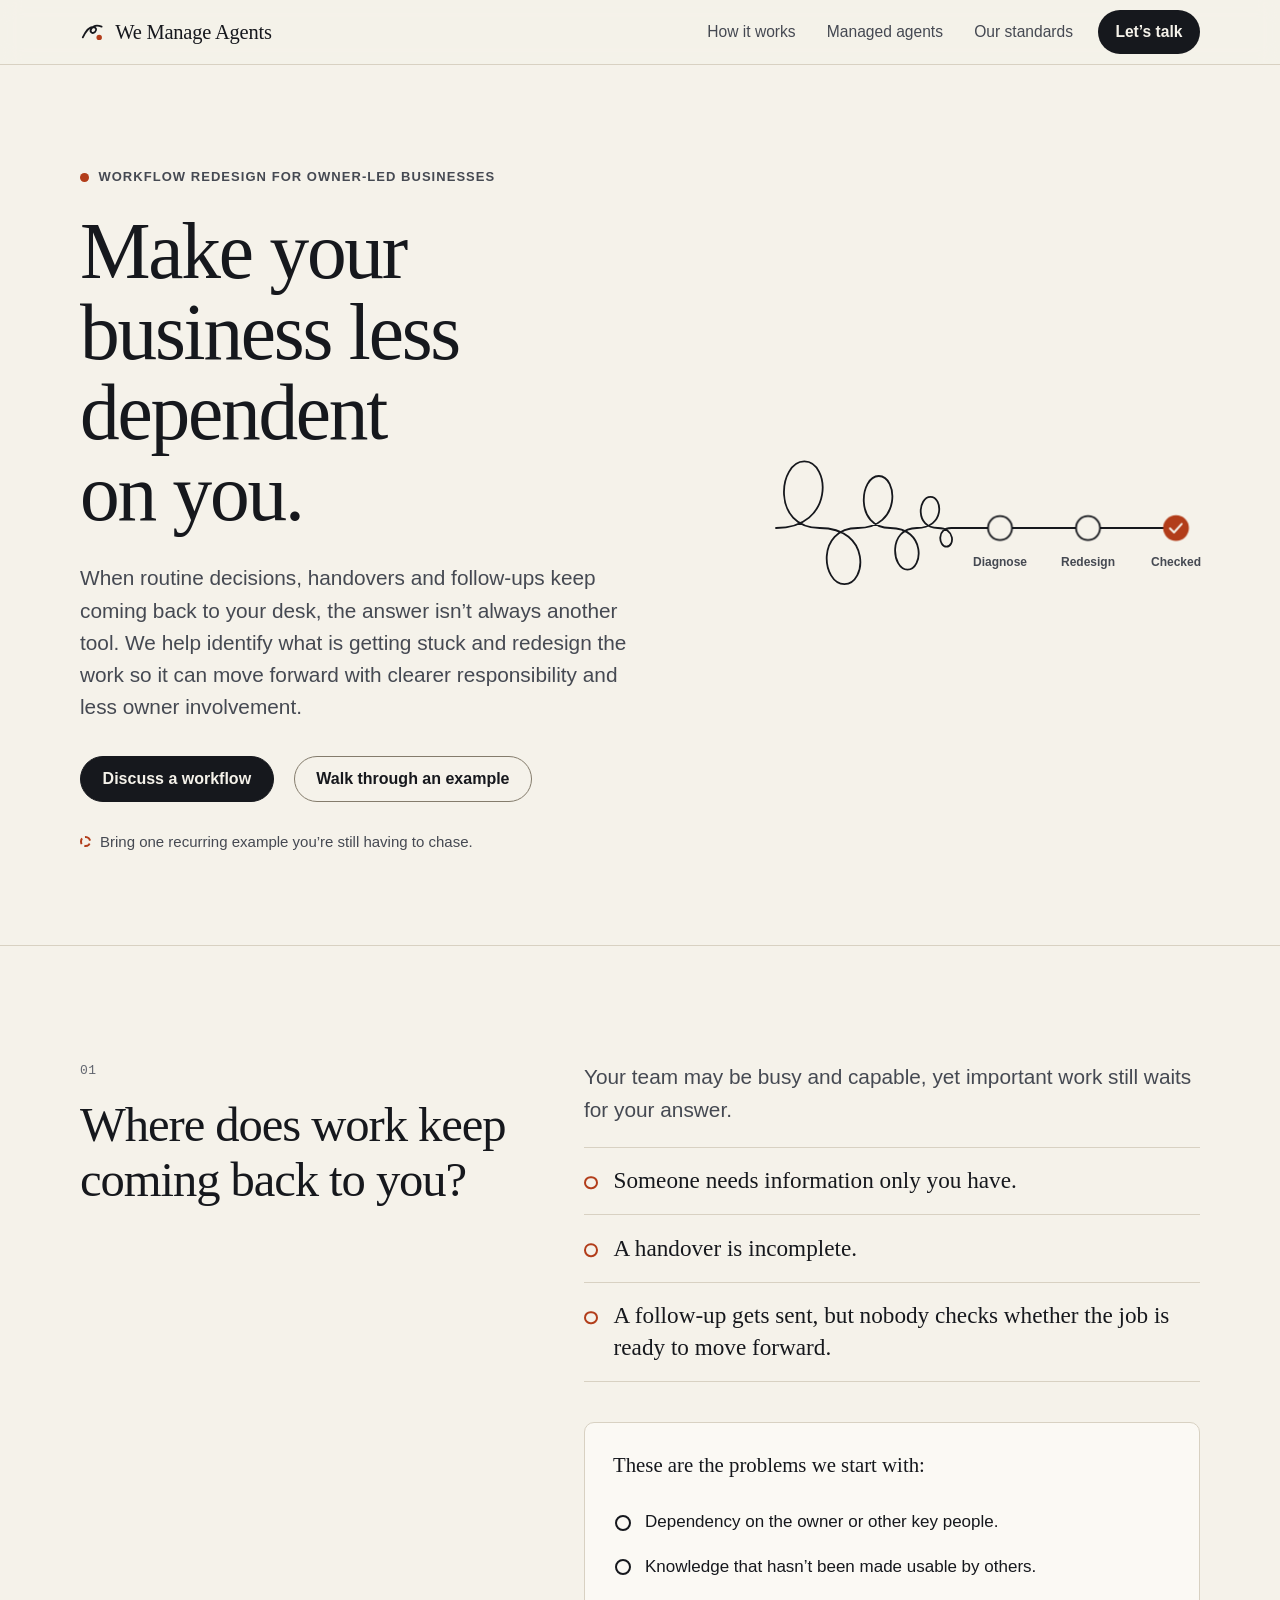
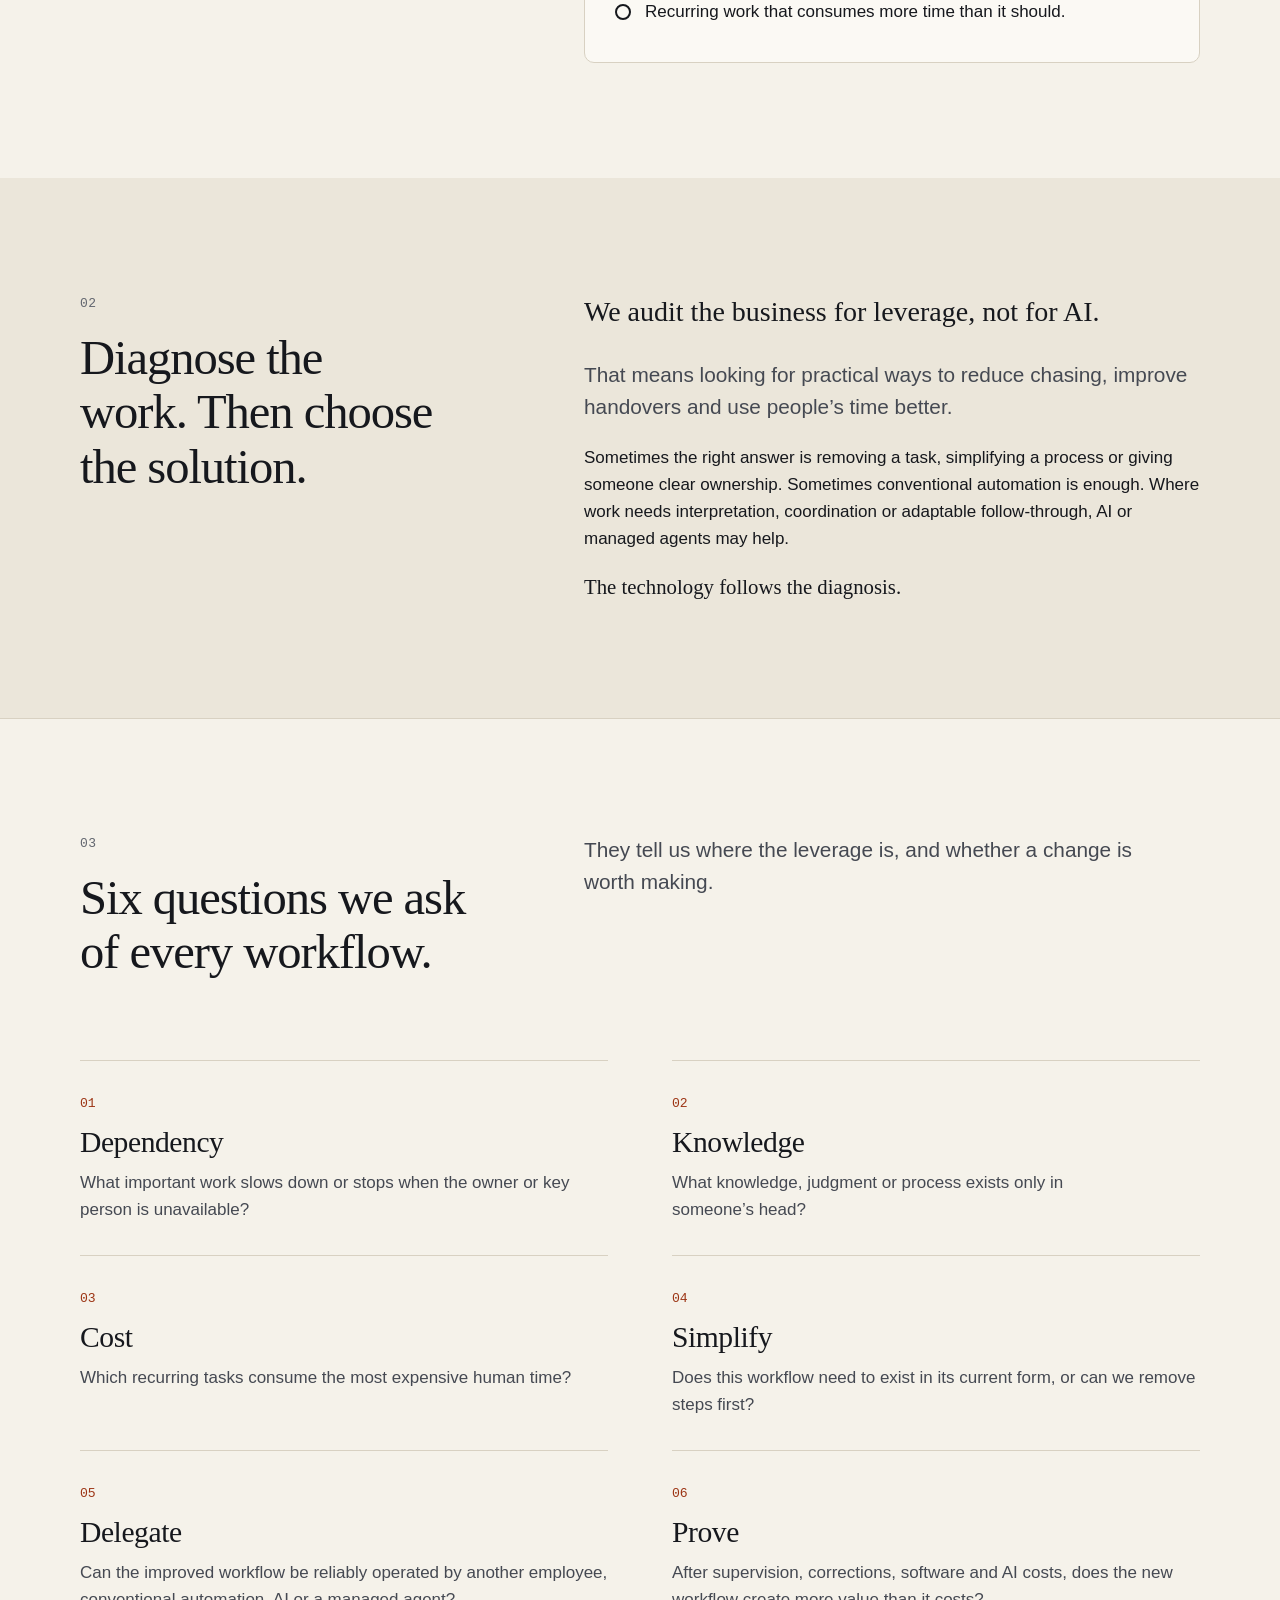
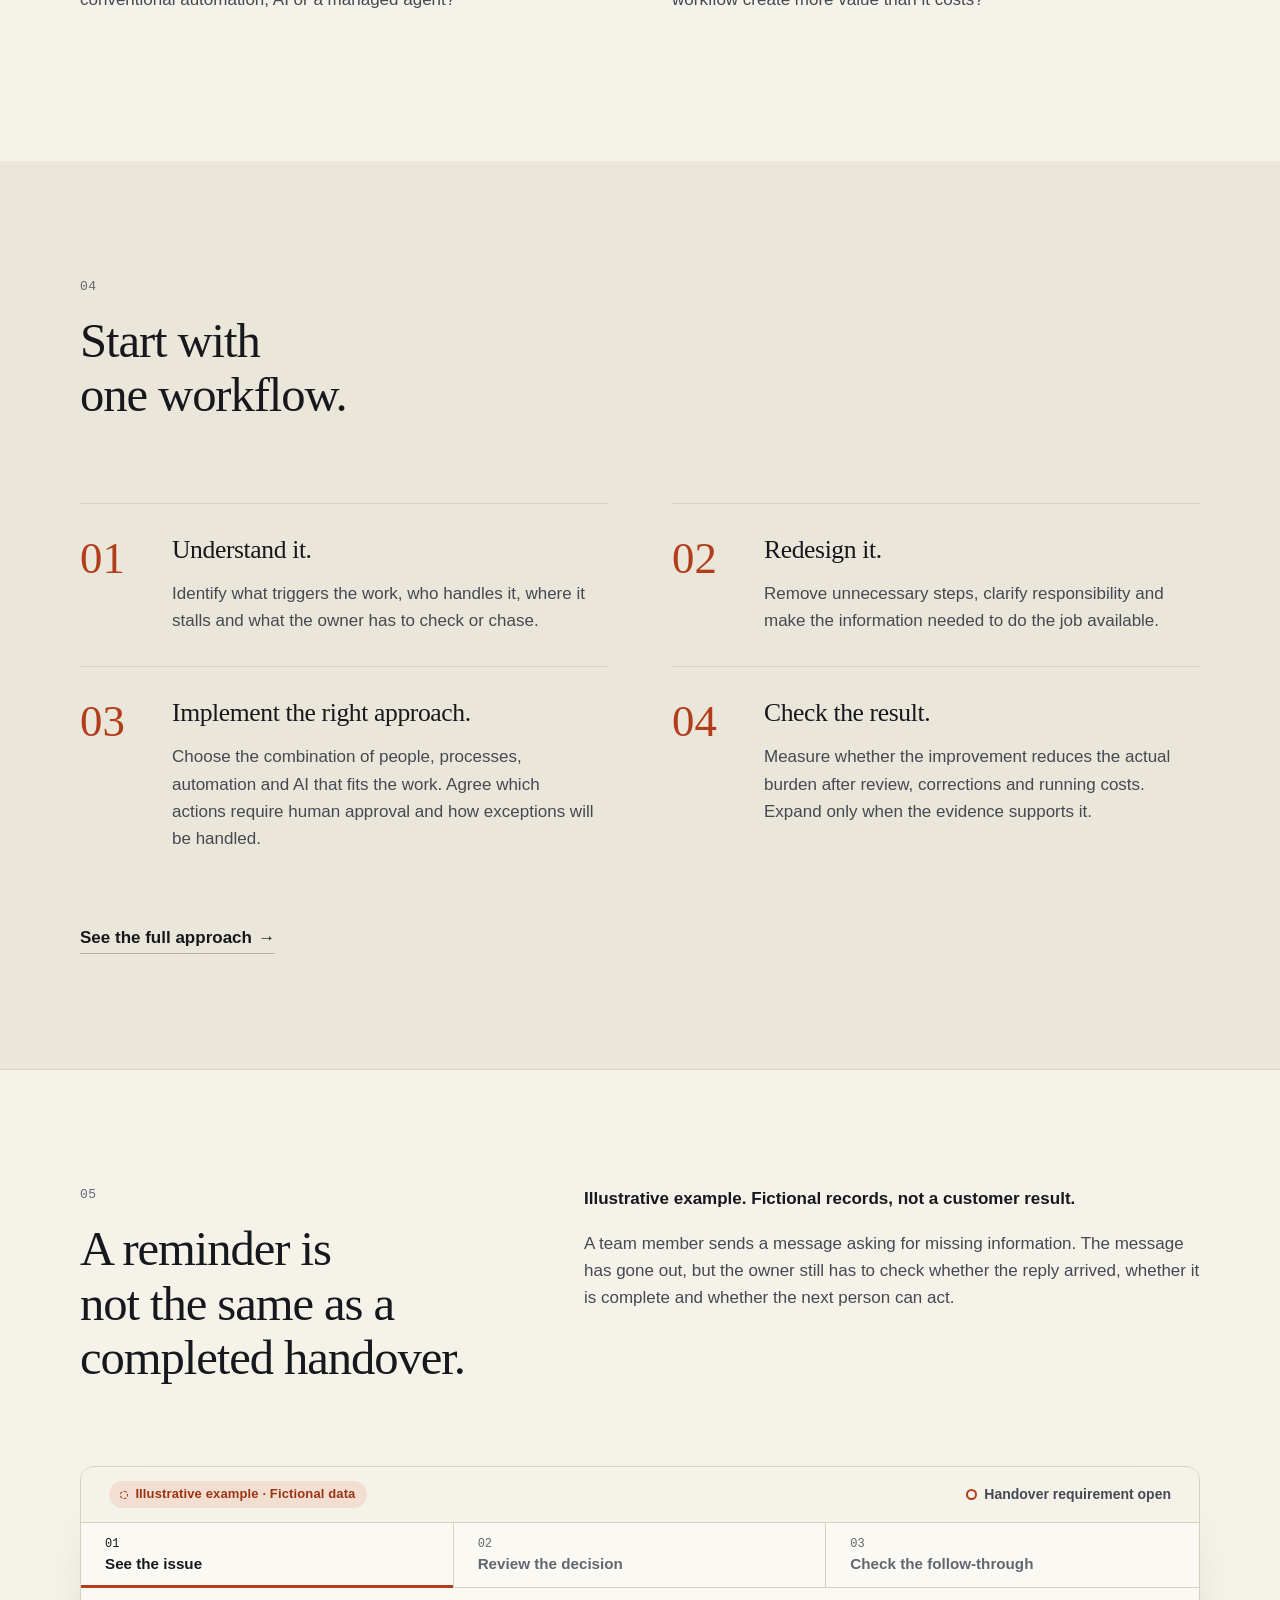
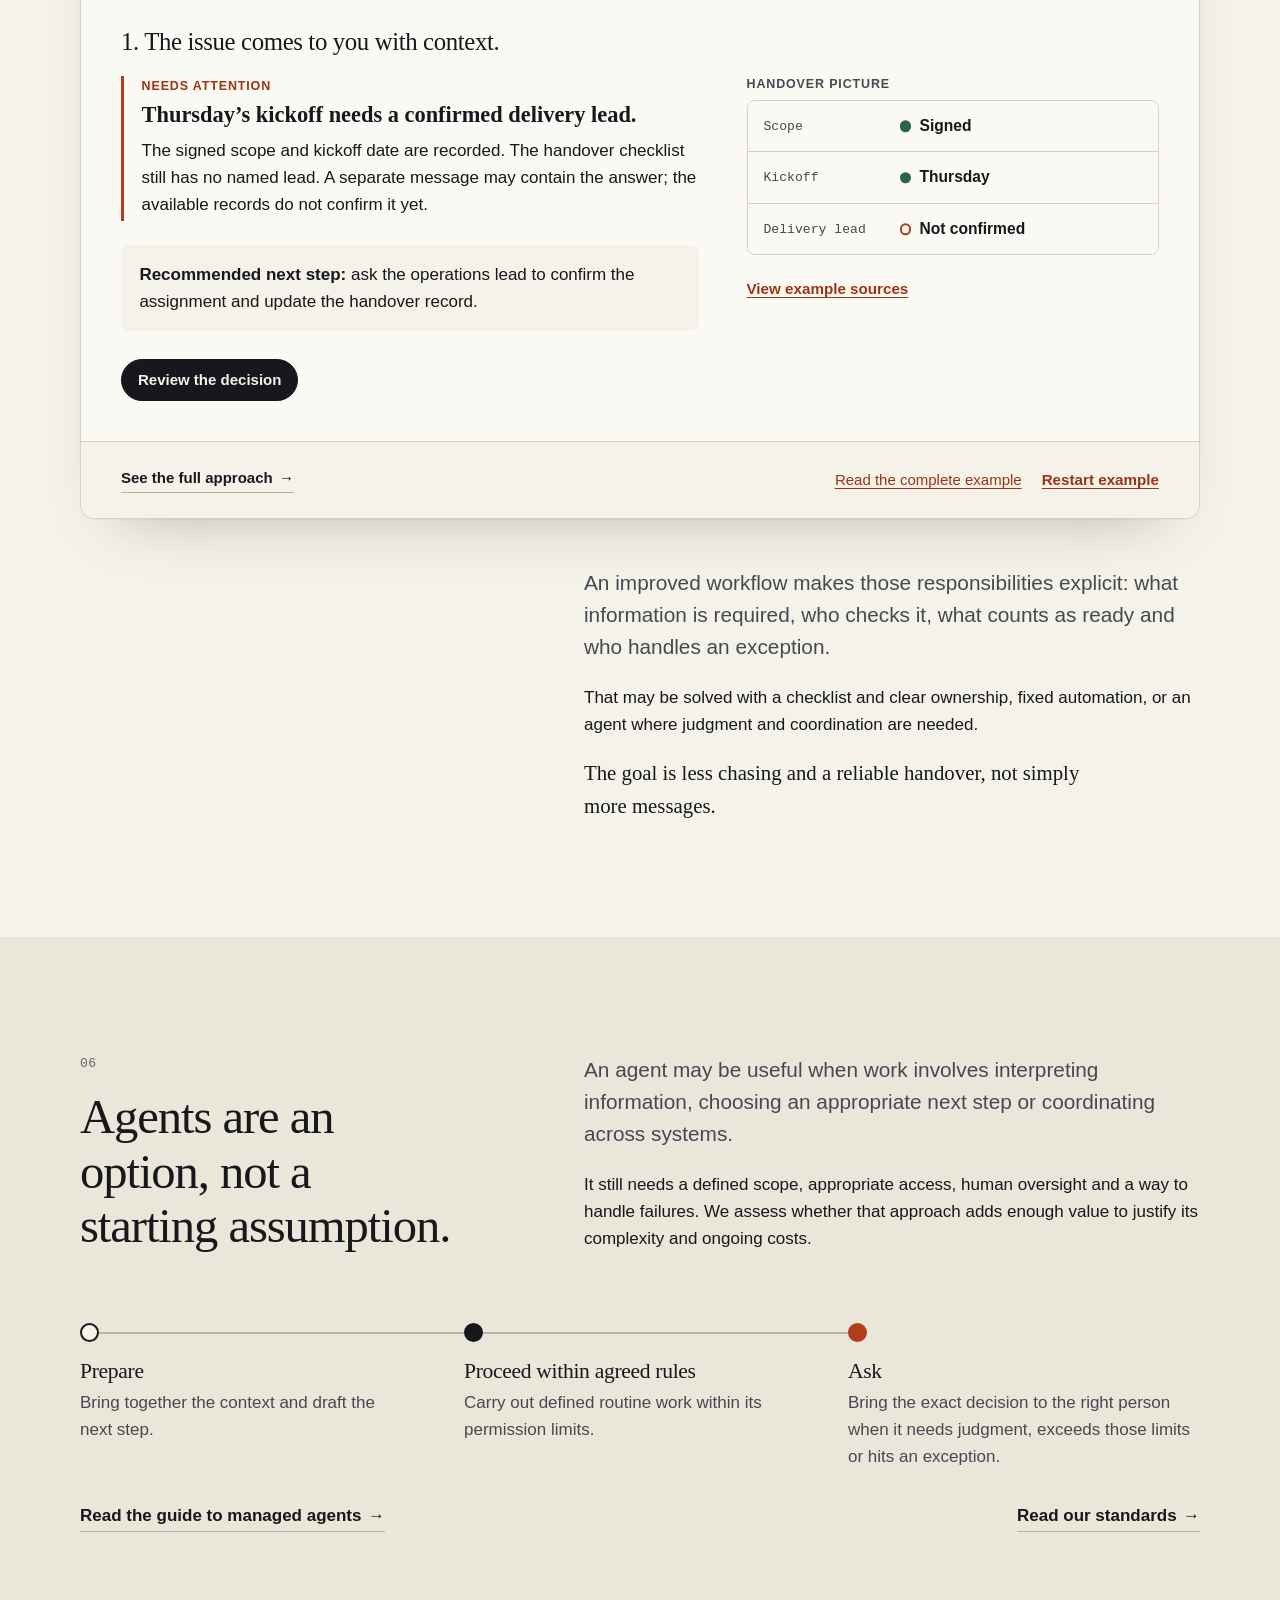
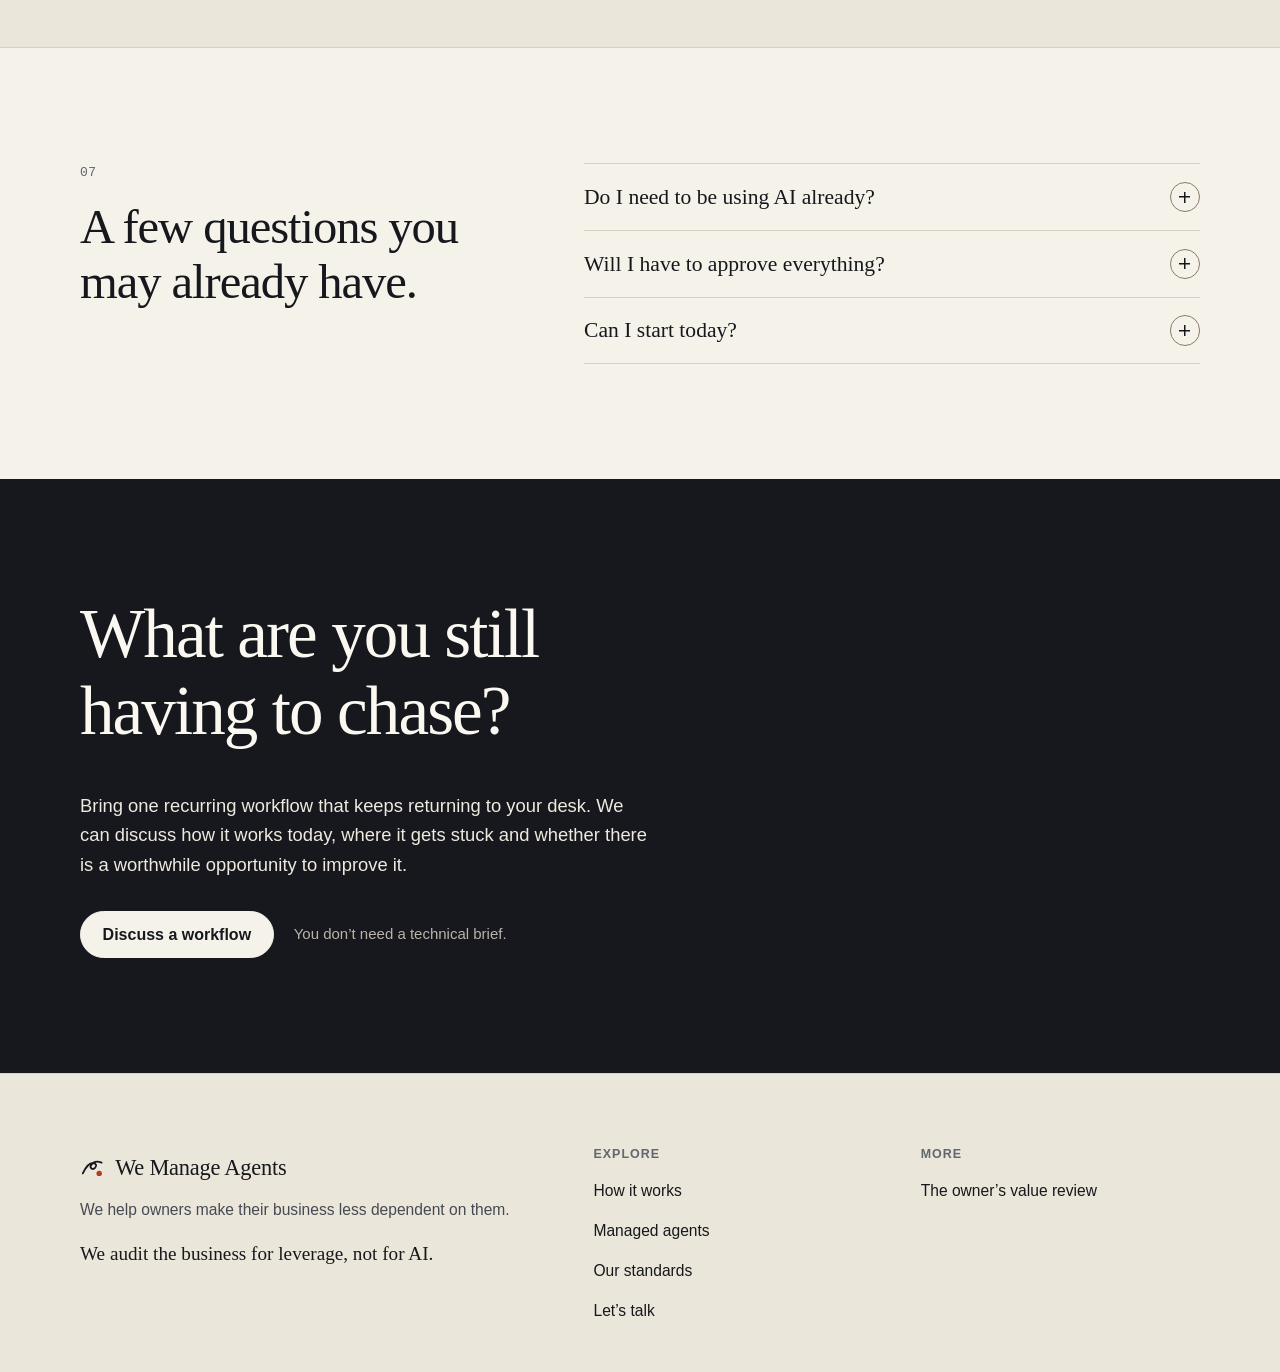
<file: index.html>
<!doctype html>
<html lang="en">
<head>
<meta charset="utf-8">
<meta name="viewport" content="width=device-width, initial-scale=1">
<title>We Manage Agents | Make your business less dependent on you</title>
<meta name="description" content="We help owners make their business less dependent on them. Diagnose where work gets stuck, redesign it and use the right mix of people, process, automation or AI.">
<!-- PREVIEW: remove this robots tag and update robots.txt at publication. -->
<meta name="robots" content="noindex, nofollow">
<link rel="canonical" href="https://wemanageagents.com/">
<meta property="og:type" content="website">
<meta property="og:site_name" content="We Manage Agents">
<meta property="og:title" content="We Manage Agents | Make your business less dependent on you">
<meta property="og:description" content="We help owners make their business less dependent on them. Diagnose where work gets stuck, redesign it and use the right mix of people, process, automation or AI.">
<meta name="theme-color" content="#f5f2ea">
<link rel="icon" href="assets/favicon.svg" type="image/svg+xml">
<link rel="stylesheet" href="assets/site.css">
<script>document.documentElement.classList.add('js')</script>
<script src="assets/site.js" defer></script>
</head>
<body>
<a class="skip" href="#main">Skip to content</a>

<header class="site-header">
  <div class="wrap header-inner">
    <a class="wordmark" href="./">
      <svg viewBox="0 0 32 32" aria-hidden="true" focusable="false"><path d="M3.5 23c3.8-8 8-13 12.6-13 3.8 0 5.5 3.6 2.8 6.1-3 2.8-7.4.6-4.9-3.5C16.2 8.8 21 7.3 27 9.5" fill="none" stroke="currentColor" stroke-width="2.3" stroke-linecap="round"/><circle cx="24" cy="23" r="3.4" fill="#b23d1a"/></svg>
      <span>We Manage Agents</span>
    </a>
    <button class="menu-toggle" type="button" aria-expanded="false" aria-controls="site-nav" data-menu-toggle>Menu</button>
    <nav id="site-nav" class="site-nav" aria-label="Primary">
      <ul>
        <li><a href="how-it-works/">How it works</a></li>
        <li><a href="managed-agents/">Managed agents</a></li>
        <li><a href="standards/">Our standards</a></li>
        <li><a class="nav-cta" href="talk/">Let’s talk</a></li>
      </ul>
    </nav>
  </div>
</header>

<main id="main">

  <!-- Hero -->
  <section class="hero" aria-labelledby="hero-title">
    <div class="wrap hero-grid">
      <div>
        <p class="eyebrow">Workflow redesign for owner-led businesses</p>
        <h1 id="hero-title">Make your business less dependent on you.</h1>
        <p class="lede">When routine decisions, handovers and follow-ups keep coming back to your desk, the answer isn’t always another tool. We help identify what is getting stuck and redesign the work so it can move forward with clearer responsibility and less owner involvement.</p>
        <div class="actions">
          <a class="btn" href="talk/">Discuss a workflow</a>
          <a class="btn btn--ghost" href="#example">Walk through an example</a>
        </div>
        <p class="stage-note">Bring one recurring example you’re still having to chase.</p>
      </div>
      <figure class="thread-figure">
        <svg viewBox="0 30 550 180" role="img" aria-labelledby="thread-title">
          <title id="thread-title">A coiled line loosens into one straight thread that passes through diagnosis, redesign and a checked result.</title>
          <path class="thread" d="M20 140C94.1 140 87.6 56.8 55.4 56.8C23.2 56.8 13.6 140 74.7 140C139.1 140 133.5 210.2 105.5 210.2C77.5 210.2 69.1 140 122.3 140C177.1 140 172.3 75.0 148.5 75.0C124.7 75.0 117.6 140 162.8 140C207.9 140 204.0 192.0 184.4 192.0C164.8 192.0 158.9 140 196.1 140C231.5 140 228.5 101.0 213.1 101.0C197.7 101.0 193.0 140 222.3 140C244.8 140 242.9 163.4 233.1 163.4C223.3 163.4 220.3 140 239.0 140L520 140"/>
          <circle class="node n1" cx="300" cy="140" r="15"/>
          <circle class="node n2" cx="410" cy="140" r="15"/>
          <circle class="node node--done n3" cx="520" cy="140" r="15"/>
          <path class="tick n3" d="M512.5 140.5l5 5 9.5-10.5"/>
          <text class="n1" x="300" y="188" text-anchor="middle">Diagnose</text>
          <text class="n2" x="410" y="188" text-anchor="middle">Redesign</text>
          <text class="n3" x="520" y="188" text-anchor="middle">Checked</text>
        </svg>
      </figure>
    </div>
  </section>

  <!-- 01 The problem -->
  <section class="section" aria-labelledby="burden-title">
    <div class="wrap split">
      <div class="sticky-col">
        <span class="index" aria-hidden="true">01</span>
        <h2 id="burden-title">Where does work keep coming back to you?</h2>
      </div>
      <div>
        <p class="lede">Your team may be busy and capable, yet important work still waits for your answer.</p>
        <ul class="open-threads">
          <li>Someone needs information only you have.</li>
          <li>A handover is incomplete.</li>
          <li>A follow-up gets sent, but nobody checks whether the job is ready to move forward.</li>
        </ul>
        <div class="carry-callout">
          <p>These are the problems we start with:</p>
          <ul class="ring-list">
            <li>Dependency on the owner or other key people.</li>
            <li>Knowledge that hasn’t been made usable by others.</li>
            <li>Recurring work that consumes more time than it should.</li>
          </ul>
        </div>
      </div>
    </div>
  </section>

  <!-- 02 Our approach -->
  <section class="section section--sunken" aria-labelledby="approach-title">
    <div class="wrap split">
      <div class="sticky-col">
        <span class="index" aria-hidden="true">02</span>
        <h2 id="approach-title">Diagnose the work. Then choose the solution.</h2>
      </div>
      <div>
        <p class="serif" style="font-size:clamp(1.4rem,2.4vw,1.75rem); line-height:1.3; margin-top:0">We audit the business for leverage, not for AI.</p>
        <p class="lede">That means looking for practical ways to reduce chasing, improve handovers and use people’s time better.</p>
        <p>Sometimes the right answer is removing a task, simplifying a process or giving someone clear ownership. Sometimes conventional automation is enough. Where work needs interpretation, coordination or adaptable follow-through, AI or managed agents may help.</p>
        <p class="serif" style="font-size:1.3rem; margin-bottom:0">The technology follows the diagnosis.</p>
      </div>
    </div>
  </section>

  <!-- 03 The six questions -->
  <section class="section" aria-labelledby="questions-title">
    <div class="wrap">
      <div class="section-head split">
        <div>
          <span class="index" aria-hidden="true">03</span>
          <h2 id="questions-title">Six questions we ask of every workflow.</h2>
        </div>
        <p class="lede">They tell us where the leverage is, and whether a change is worth making.</p>
      </div>
      <ol class="principles">
        <li>
          <h3>Dependency</h3>
          <p>What important work slows down or stops when the owner or key person is unavailable?</p>
        </li>
        <li>
          <h3>Knowledge</h3>
          <p>What knowledge, judgment or process exists only in someone’s head?</p>
        </li>
        <li>
          <h3>Cost</h3>
          <p>Which recurring tasks consume the most expensive human time?</p>
        </li>
        <li>
          <h3>Simplify</h3>
          <p>Does this workflow need to exist in its current form, or can we remove steps first?</p>
        </li>
        <li>
          <h3>Delegate</h3>
          <p>Can the improved workflow be reliably operated by another employee, conventional automation, AI or a managed agent?</p>
        </li>
        <li>
          <h3>Prove</h3>
          <p>After supervision, corrections, software and AI costs, does the new workflow create more value than it costs?</p>
        </li>
      </ol>
    </div>
  </section>

  <!-- 04 How it works -->
  <section class="section section--sunken" aria-labelledby="how-title">
    <div class="wrap">
      <div class="section-head split">
        <div>
          <span class="index" aria-hidden="true">04</span>
          <h2 id="how-title">Start with one workflow.</h2>
        </div>
        <div></div>
      </div>
      <ol class="setup-steps">
        <li>
          <div>
            <h3>Understand it.</h3>
            <p>Identify what triggers the work, who handles it, where it stalls and what the owner has to check or chase.</p>
          </div>
        </li>
        <li>
          <div>
            <h3>Redesign it.</h3>
            <p>Remove unnecessary steps, clarify responsibility and make the information needed to do the job available.</p>
          </div>
        </li>
        <li>
          <div>
            <h3>Implement the right approach.</h3>
            <p>Choose the combination of people, processes, automation and AI that fits the work. Agree which actions require human approval and how exceptions will be handled.</p>
          </div>
        </li>
        <li>
          <div>
            <h3>Check the result.</h3>
            <p>Measure whether the improvement reduces the actual burden after review, corrections and running costs. Expand only when the evidence supports it.</p>
          </div>
        </li>
      </ol>
      <div class="actions" style="margin-top:2.5rem"><a class="arrow-link" href="how-it-works/">See the full approach</a></div>
    </div>
  </section>

  <!-- 05 Practical example -->
  <section class="section" id="example" aria-labelledby="example-title">
    <div class="wrap">
      <div class="section-head split">
        <div>
          <span class="index" aria-hidden="true">05</span>
          <h2 id="example-title">A reminder is not the same as a completed handover.</h2>
        </div>
        <div class="case-intro">
          <p><strong>Illustrative example. Fictional records, not a customer result.</strong></p>
          <p class="muted">A team member sends a message asking for missing information. The message has gone out, but the owner still has to check whether the reply arrived, whether it is complete and whether the next person can act.</p>
        </div>
      </div>

      <div class="case no-js-case" data-case>
        <div class="case__bar">
          <span class="tag tag--illustrative">Illustrative example · Fictional data</span>
          <span class="case__state" data-case-state hidden><span class="status-dot" data-case-state-dot></span><span data-case-state-text>Handover requirement open</span></span>
        </div>

        <div class="case__steps" role="tablist" aria-label="Example stages" data-case-tabs hidden>
          <button class="case__tab" type="button" role="tab" id="case-tab-1" aria-controls="case-stage-1" aria-selected="true"><span>01</span>See the issue</button>
          <button class="case__tab" type="button" role="tab" id="case-tab-2" aria-controls="case-stage-2" aria-selected="false" tabindex="-1"><span>02</span>Review the decision</button>
          <button class="case__tab" type="button" role="tab" id="case-tab-3" aria-controls="case-stage-3" aria-selected="false" tabindex="-1"><span>03</span>Check the follow-through</button>
        </div>

        <!-- Stage 1 -->
        <section class="case__stage" id="case-stage-1" data-stage="1" aria-labelledby="stage-1-title">
          <h3 id="stage-1-title">1. The issue comes to you with context.</h3>
          <div class="case__grid">
            <div>
              <div class="alert">
                <span class="alert__kicker">Needs attention</span>
                <p class="alert__title"><strong>Thursday’s kickoff needs a confirmed delivery lead.</strong></p>
                <p>The signed scope and kickoff date are recorded. The handover checklist still has no named lead. A separate message may contain the answer; the available records do not confirm it yet.</p>
              </div>
              <p class="recommend"><strong>Recommended next step:</strong> ask the operations lead to confirm the assignment and update the handover record.</p>
            </div>
            <div>
              <p class="picture-label">Handover picture</p>
              <ul class="records records--picture">
                <li><span class="rec-name">Scope</span><span class="rec-value"><span class="status-dot status-dot--ok" aria-hidden="true"></span>Signed</span></li>
                <li><span class="rec-name">Kickoff</span><span class="rec-value"><span class="status-dot status-dot--ok" aria-hidden="true"></span>Thursday</span></li>
                <li><span class="rec-name">Delivery lead</span><span class="rec-value"><span class="status-dot" aria-hidden="true"></span>Not confirmed</span></li>
              </ul>

              <button class="link-button" type="button" aria-expanded="true" aria-controls="case-sources" data-sources-toggle hidden>Hide example sources</button>
              <div id="case-sources" data-sources>
                <ul class="records" aria-label="Example sources">
                  <li><span class="rec-name">Signed scope</span><span class="rec-value"><span class="status-dot status-dot--ok" aria-hidden="true"></span>Confirms the project is agreed.</span></li>
                  <li><span class="rec-name">Calendar</span><span class="rec-value"><span class="status-dot status-dot--ok" aria-hidden="true"></span>Records Thursday’s kickoff.</span></li>
                  <li><span class="rec-name">Handover checklist</span><span class="rec-value"><span class="status-dot" aria-hidden="true"></span>No named delivery lead.</span></li>
                  <li><span class="rec-name">Team messages</span><span class="rec-value"><span class="status-dot status-dot--wait" aria-hidden="true"></span>Do not confirm the assignment.</span></li>
                </ul>
                <p class="caveat">Those records establish a missing confirmation. They do not establish that nobody has been assigned elsewhere.</p>
              </div>
            </div>
          </div>

          <div class="stage-next" data-js-only hidden>
            <button class="btn btn--small" type="button" data-go-stage="2">Review the decision</button>
          </div>
        </section>

        <!-- Stage 2 -->
        <section class="case__stage" id="case-stage-2" data-stage="2" aria-labelledby="stage-2-title">
          <div class="case__narrow">
          <h3 id="stage-2-title">2. The next action is ready to approve.</h3>

          <div class="message">
            <div class="message__head">
              <span><strong>Prepared internal message</strong></span>
              <span>To: Operations lead</span>
            </div>
            <p class="message__body" data-message-text>“Can you confirm who is leading Thursday’s kickoff and add them to the handover record? The scope is signed; the lead assignment is the remaining item to confirm.”</p>
            <div class="message__edit" data-message-editor hidden>
              <label for="case-message-input">Example message</label>
              <textarea id="case-message-input" rows="4" data-message-input></textarea>
              <div class="decision-controls">
                <button class="btn btn--small" type="button" data-message-save>Save example message</button>
                <button class="btn btn--small btn--ghost" type="button" data-message-cancel>Cancel</button>
              </div>
            </div>
          </div>

          <p>You can review the source, adjust the message or approve the proposed action.</p>

          <div class="decision-controls" data-decision-controls data-js-only hidden>
            <button class="btn btn--small" type="button" data-decision="approve">Approve example action</button>
            <button class="btn btn--small btn--ghost" type="button" data-decision="edit">Edit example message</button>
            <button class="btn btn--small btn--ghost" type="button" data-decision="hold">Hold example action</button>
            <button class="link-button" type="button" data-go-stage="1" data-open-sources>View example sources</button>
          </div>
          <p class="feedback" role="status" aria-live="polite" data-decision-feedback></p>

          <div class="stage-next" data-after-approve hidden>
            <button class="btn btn--small" type="button" data-go-stage="3">Check the follow-through</button>
          </div>
          </div>
        </section>

        <!-- Stage 3 -->
        <section class="case__stage" id="case-stage-3" data-stage="3" aria-labelledby="stage-3-title">
          <div class="case__narrow">
          <h3 id="stage-3-title">3. The follow-through stays open until it is checked.</h3>

          <div data-held-note hidden>
            <p class="feedback"><span class="status-dot" aria-hidden="true"></span><span>Example action held. The handover requirement remains open.</span></p>
            <p style="margin:0.9rem 0 1.5rem"><button class="btn btn--small btn--ghost" type="button" data-go-stage="2">Review the decision</button></p>
          </div>

          <p>In this example, the operations lead replies, and the handover record is updated. Whoever owns the check, a person, an automation or an agent, compares the reply with the record and marks that handover requirement confirmed.</p>
          <p>If the reply or record is missing, the issue remains open. A sent message alone does not establish that the handover is ready.</p>

          <div class="branch-controls" data-js-only hidden>
            <button class="btn btn--small btn--ghost" type="button" aria-pressed="false" aria-controls="branch-pending" data-branch="pending">Show missing confirmation</button>
            <button class="btn btn--small btn--ghost" type="button" aria-pressed="false" aria-controls="branch-resolved" data-branch="resolved">Show confirmed handover</button>
          </div>

          <div class="branch" id="branch-pending" data-branch-panel="pending" hidden>
            <ul class="records" aria-label="Example evidence when confirmation is missing">
              <li><span class="rec-name">Operations lead</span><span class="rec-value"><span class="status-dot status-dot--wait" aria-hidden="true"></span>No reply yet.</span></li>
              <li><span class="rec-name">Handover checklist</span><span class="rec-value"><span class="status-dot" aria-hidden="true"></span>Still no named delivery lead.</span></li>
            </ul>
            <div class="outcome outcome--wait">
              <span class="status-dot status-dot--wait" aria-hidden="true"></span>
              <div>Confirmation is still missing. The requirement remains open.
                <p>At the agreed checkpoint, it is surfaced with the latest evidence and a proposed follow-up.</p>
              </div>
            </div>
          </div>

          <div class="branch" id="branch-resolved" data-branch-panel="resolved" hidden>
            <ul class="records" aria-label="Example evidence when the handover is confirmed">
              <li><span class="rec-name">Operations lead</span><span class="rec-value"><span class="status-dot status-dot--ok" aria-hidden="true"></span>Reply names the delivery lead.</span></li>
              <li><span class="rec-name">Handover checklist</span><span class="rec-value"><span class="status-dot status-dot--ok" aria-hidden="true"></span>Names the same person.</span></li>
            </ul>
            <div class="outcome outcome--ok">
              <span class="status-dot status-dot--ok" aria-hidden="true"></span>
              <div>Delivery lead confirmed. The example reply and record agree.
                <p>That confirms this requirement. It does not claim the kickoff has happened or the entire project is complete.</p>
              </div>
            </div>
          </div>
          </div>
        </section>

        <div class="case__foot">
          <a class="arrow-link" href="how-it-works/#example">See the full approach</a>
          <span class="actions" style="margin:0">
            <a href="how-it-works/#example" data-fallback-link>Read the complete example</a>
            <button class="link-button" type="button" data-case-restart hidden>Restart example</button>
          </span>
        </div>
      </div>

      <div class="split" style="margin-top:3rem">
        <div></div>
        <div>
          <p class="lede">An improved workflow makes those responsibilities explicit: what information is required, who checks it, what counts as ready and who handles an exception.</p>
          <p>That may be solved with a checklist and clear ownership, fixed automation, or an agent where judgment and coordination are needed.</p>
          <p class="serif" style="font-size:1.3rem; margin-bottom:0">The goal is less chasing and a reliable handover, not simply more messages.</p>
        </div>
      </div>
    </div>
  </section>

  <!-- 06 Where managed agents fit -->
  <section class="section section--sunken" aria-labelledby="agents-title">
    <div class="wrap">
      <div class="split">
        <div>
          <span class="index" aria-hidden="true">06</span>
          <h2 id="agents-title">Agents are an option, not a starting assumption.</h2>
        </div>
        <div>
          <p class="lede">An agent may be useful when work involves interpreting information, choosing an appropriate next step or coordinating across systems.</p>
          <p>It still needs a defined scope, appropriate access, human oversight and a way to handle failures. We assess whether that approach adds enough value to justify its complexity and ongoing costs.</p>
        </div>
      </div>

      <ol class="modes">
        <li>
          <h3>Prepare</h3>
          <p>Bring together the context and draft the next step.</p>
        </li>
        <li>
          <h3>Proceed within agreed rules</h3>
          <p>Carry out defined routine work within its permission limits.</p>
        </li>
        <li>
          <h3>Ask</h3>
          <p>Bring the exact decision to the right person when it needs judgment, exceeds those limits or hits an exception.</p>
        </li>
      </ol>

      <div class="actions" style="justify-content:space-between; margin-top:0">
        <a class="arrow-link" href="managed-agents/">Read the guide to managed agents</a>
        <a class="arrow-link" href="standards/">Read our standards</a>
      </div>
    </div>
  </section>

  <!-- FAQ -->
  <section class="section" aria-labelledby="faq-title">
    <div class="wrap split">
      <div>
        <span class="index" aria-hidden="true">07</span>
        <h2 id="faq-title">A few questions you may already have.</h2>
      </div>
      <div class="faqs">
        <details class="faq">
          <summary>Do I need to be using AI already?</summary>
          <div class="faq__body"><p>No. We start with the workflow, not the technology. Many improvements come from removing steps, clarifying ownership or simple automation. AI or a managed agent is considered where the work calls for it.</p></div>
        </details>
        <details class="faq">
          <summary>Will I have to approve everything?</summary>
          <div class="faq__body"><p>The aim is to agree which routine actions can proceed under standing instructions and which need a person’s decision. A pilot should establish that boundary and measure the effort it asks of you.</p></div>
        </details>
        <details class="faq">
          <summary>Can I start today?</summary>
          <div class="faq__body"><p>We are developing the service and validating how it works in practice. A conversation about one workflow is the starting point. It is not an instant software signup.</p></div>
        </details>
      </div>
    </div>
  </section>

  <!-- Final CTA -->
  <section class="section section--ink final-cta" aria-labelledby="final-title">
    <div class="wrap">
      <h2 id="final-title">What are you still having to chase?</h2>
      <p>Bring one recurring workflow that keeps returning to your desk. We can discuss how it works today, where it gets stuck and whether there is a worthwhile opportunity to improve it.</p>
      <div class="actions">
        <a class="btn btn--light" href="talk/">Discuss a workflow</a>
        <span class="note">You don’t need a technical brief.</span>
      </div>
    </div>
  </section>

</main>

<footer class="site-footer">
  <div class="wrap footer-grid">
    <div class="footer-brand">
      <a class="wordmark" href="./">
        <svg viewBox="0 0 32 32" aria-hidden="true" focusable="false"><path d="M3.5 23c3.8-8 8-13 12.6-13 3.8 0 5.5 3.6 2.8 6.1-3 2.8-7.4.6-4.9-3.5C16.2 8.8 21 7.3 27 9.5" fill="none" stroke="currentColor" stroke-width="2.3" stroke-linecap="round"/><circle cx="24" cy="23" r="3.4" fill="#b23d1a"/></svg>
        <span>We Manage Agents</span>
      </a>
      <p>We help owners make their business less dependent on them.</p>
      <p class="footer-line">We audit the business for leverage, not for AI.</p>
    </div>
    <nav class="footer-links" aria-label="Footer pages">
      <h2>Explore</h2>
      <ul>
        <li><a href="how-it-works/">How it works</a></li>
        <li><a href="managed-agents/">Managed agents</a></li>
        <li><a href="standards/">Our standards</a></li>
        <li><a href="talk/">Let’s talk</a></li>
      </ul>
    </nav>
    <nav class="footer-links" aria-label="Footer resources">
      <h2>More</h2>
      <ul>
        <li><a href="standards/#value-review">The owner’s value review</a></li>
      </ul>
    </nav>
  </div>
</footer>
</body>
</html>
</file>
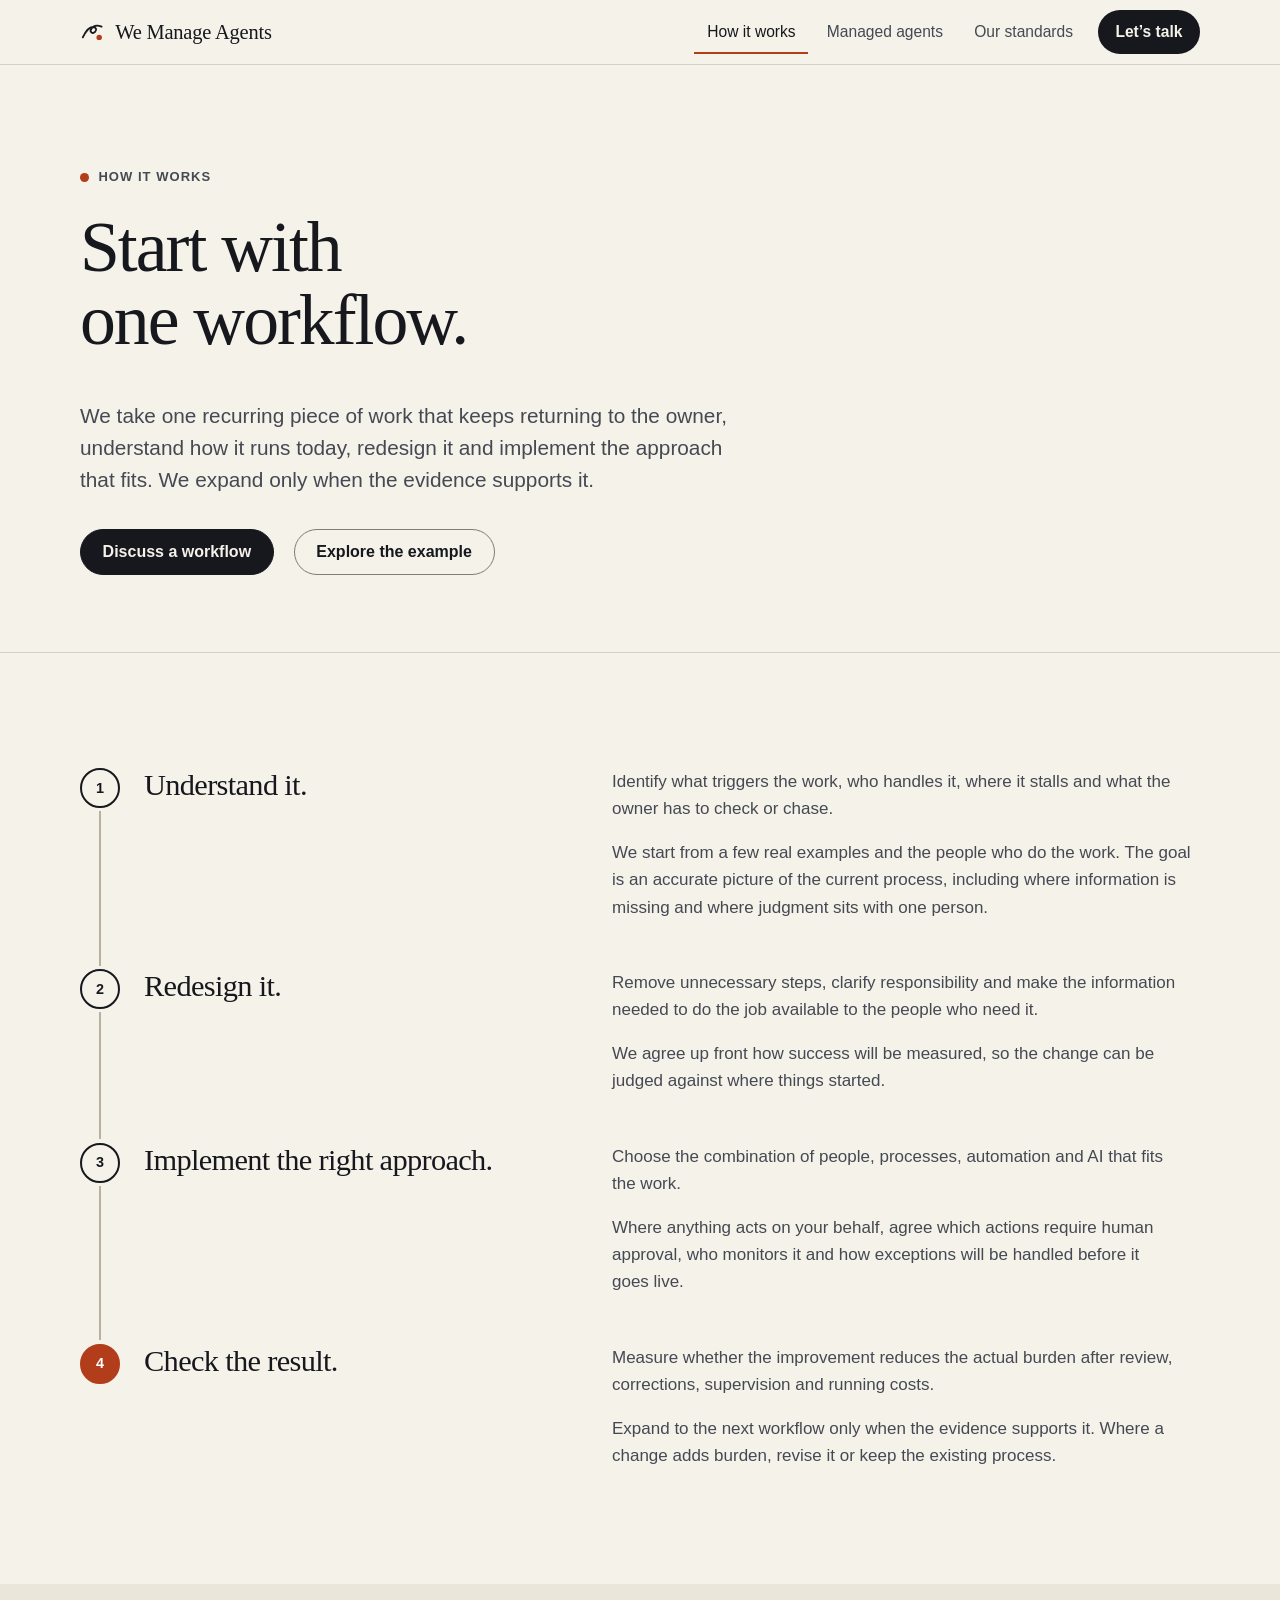
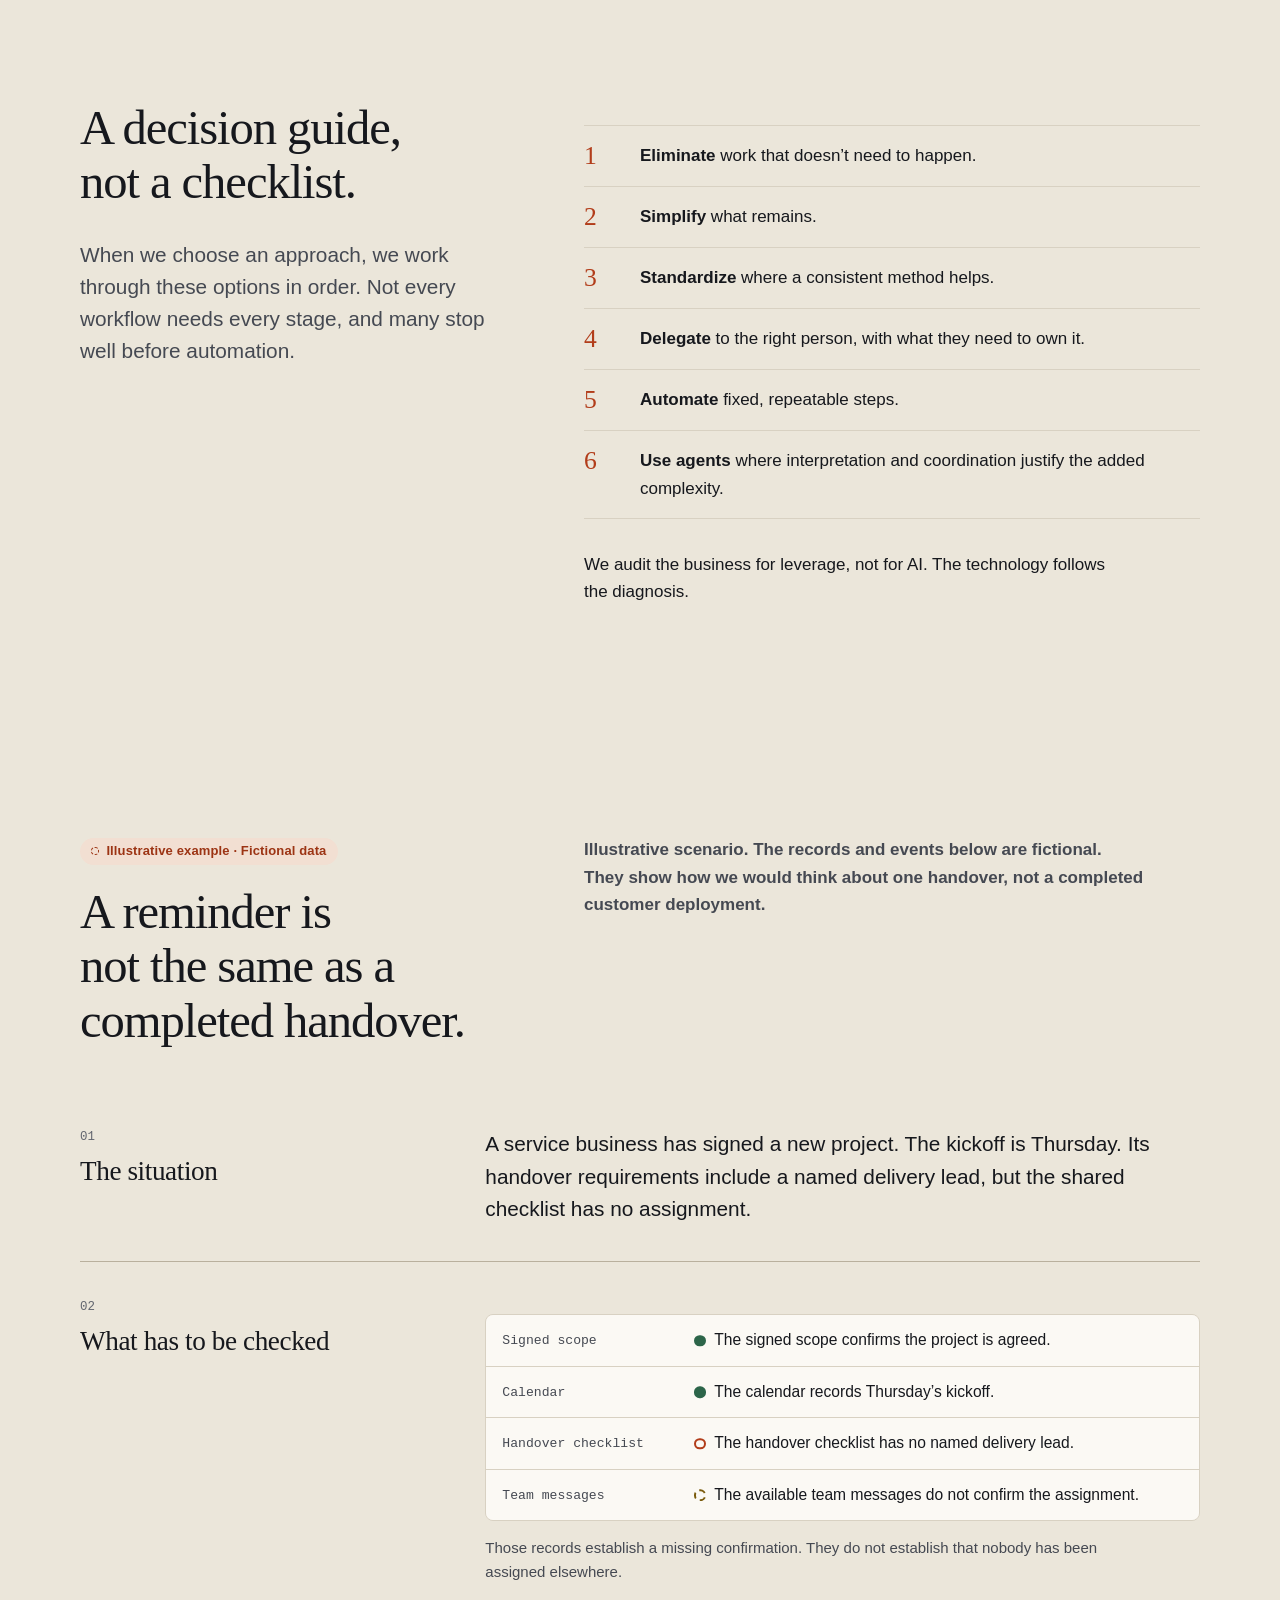
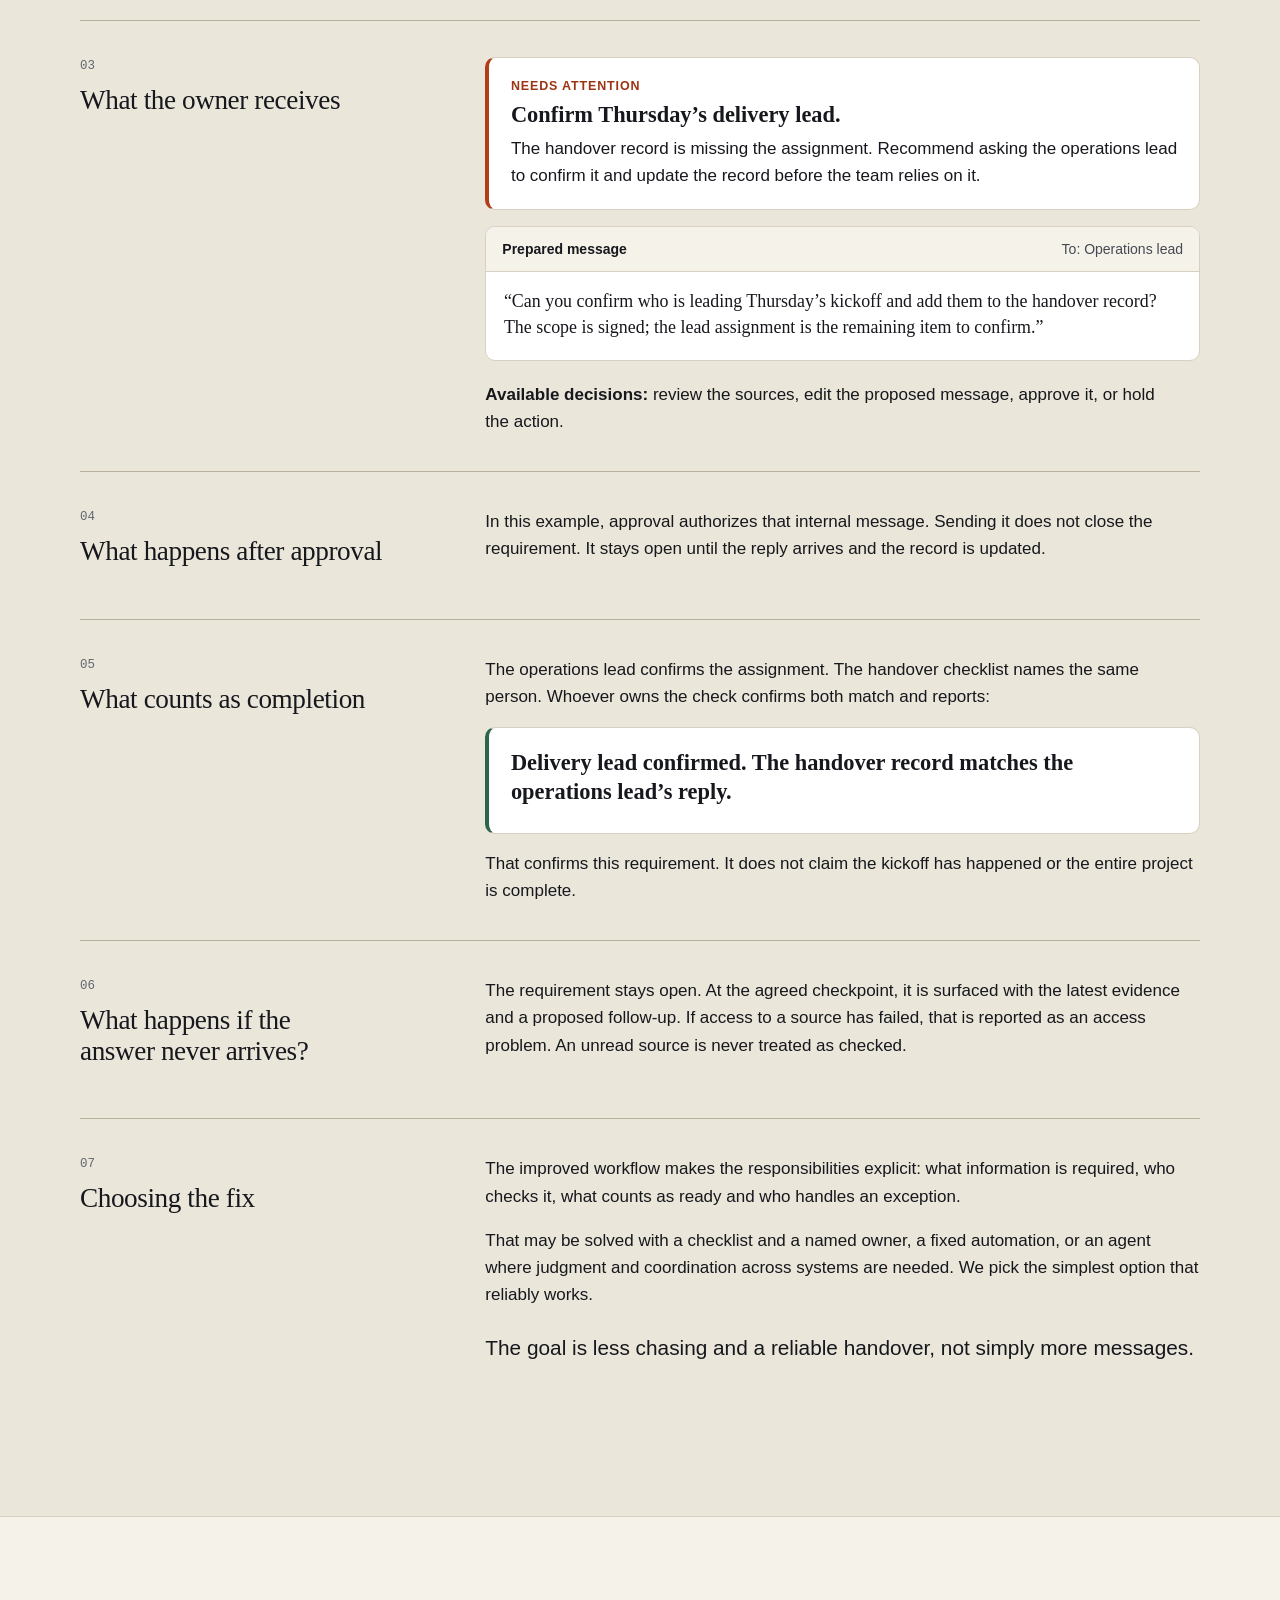
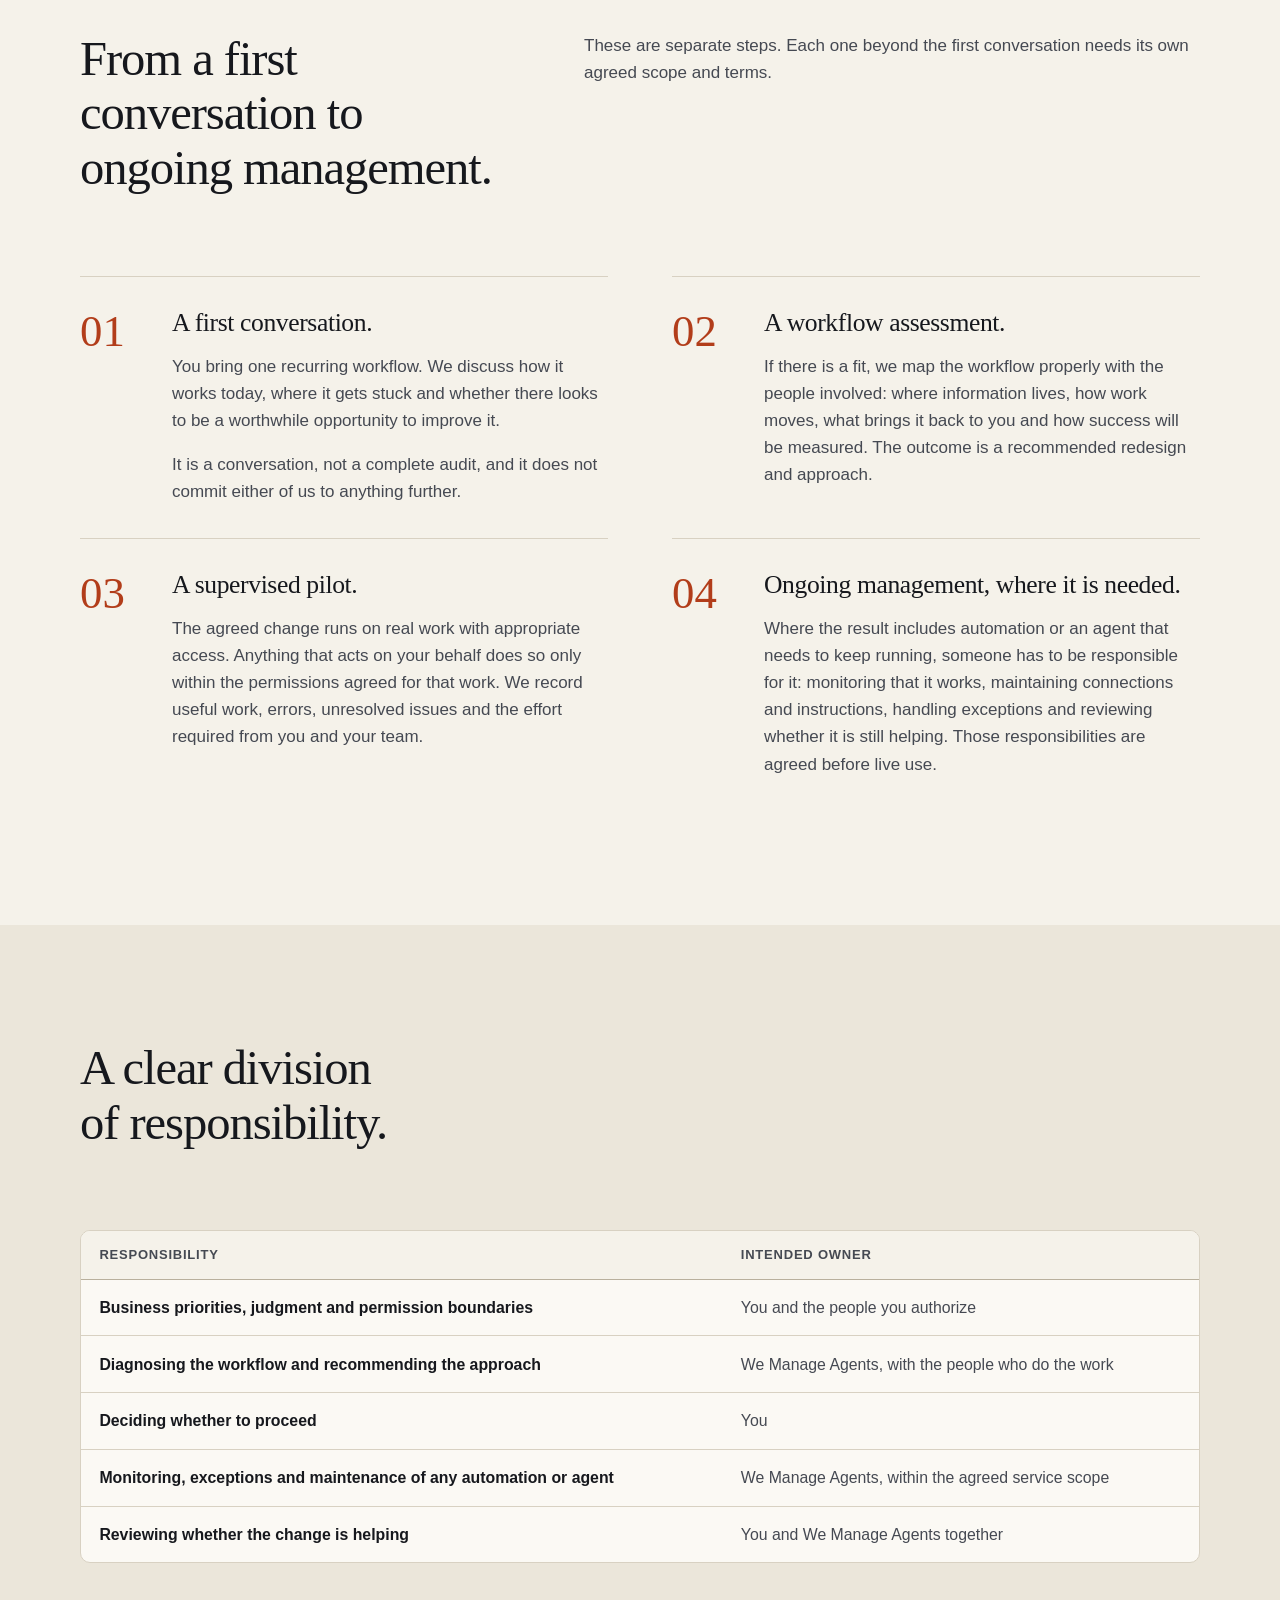
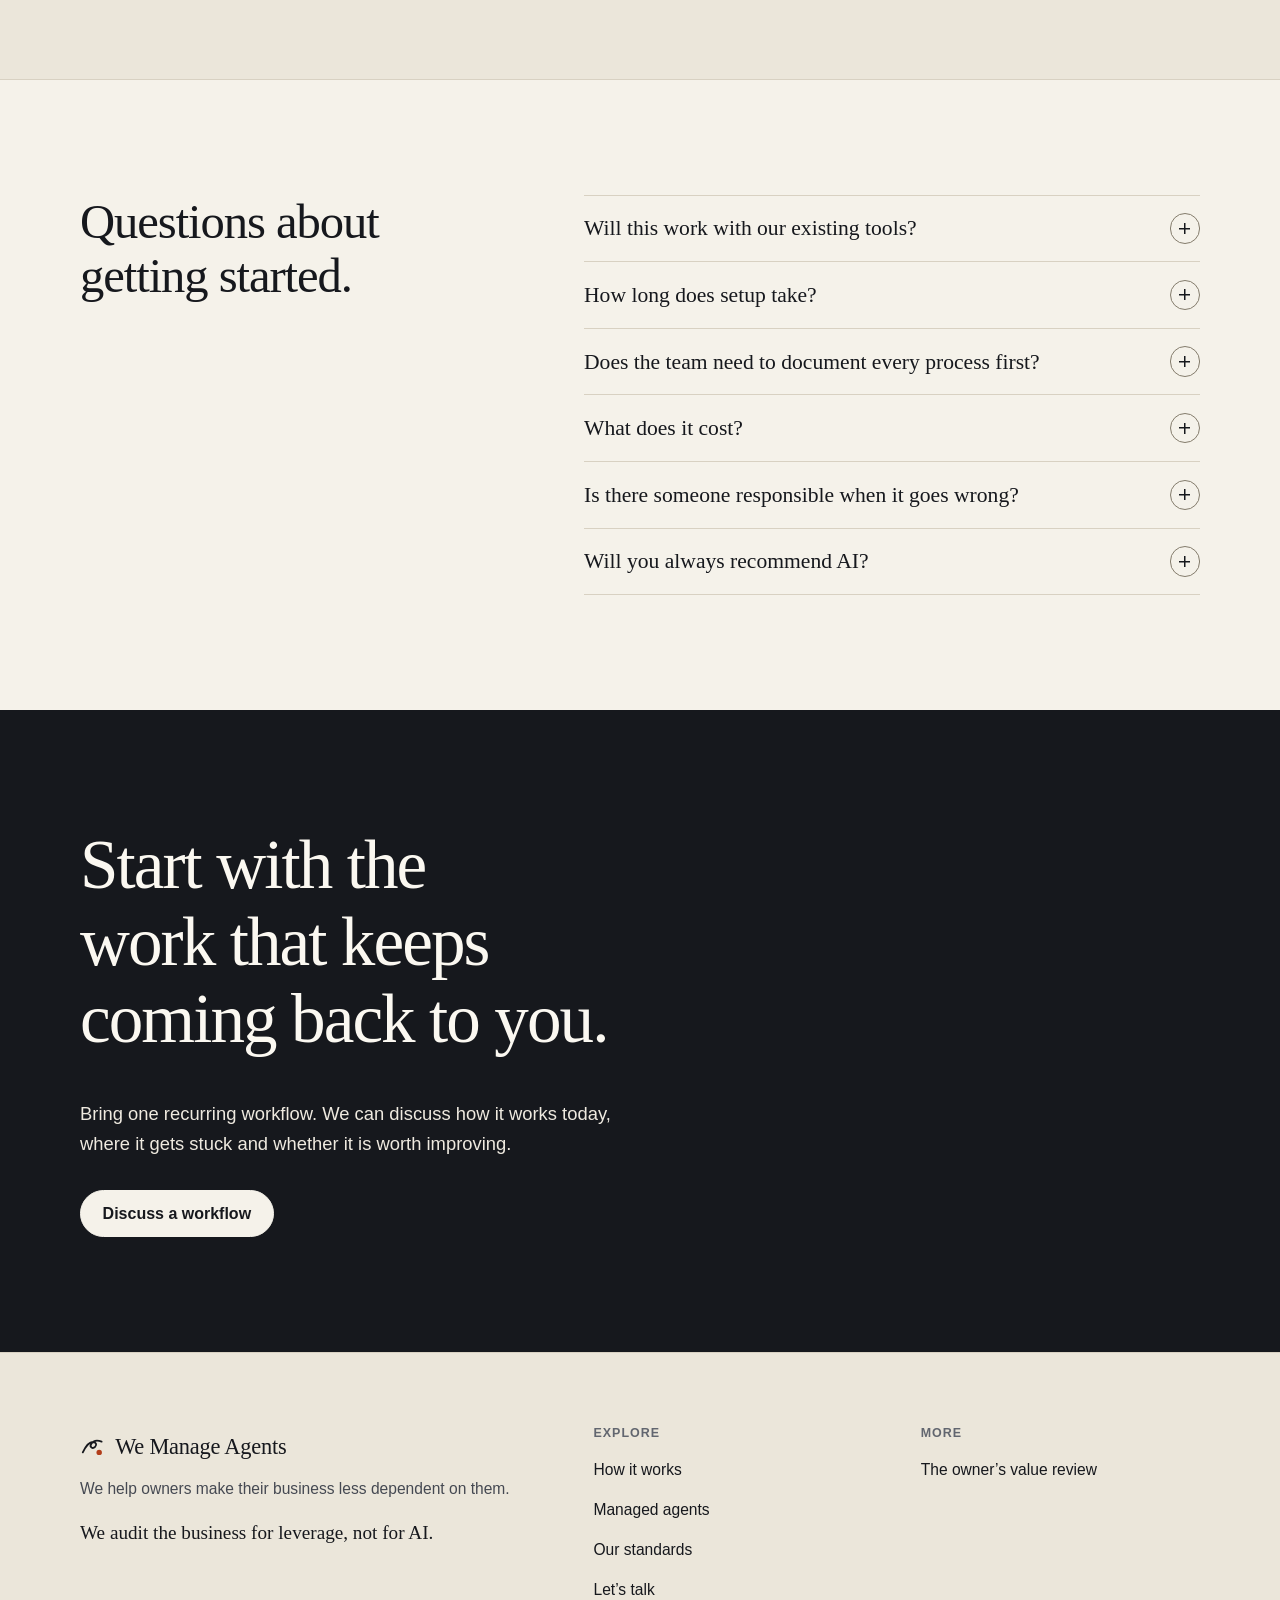
<file: how-it-works/index.html>
<!doctype html>
<html lang="en">
<head>
<meta charset="utf-8">
<meta name="viewport" content="width=device-width, initial-scale=1">
<title>How It Works | We Manage Agents</title>
<meta name="description" content="Start with one recurring workflow. Understand it, redesign it, implement the right mix of people, process, automation or AI, and check the result before expanding.">
<!-- PREVIEW: remove this robots tag and update robots.txt at publication. -->
<meta name="robots" content="noindex, nofollow">
<link rel="canonical" href="https://wemanageagents.com/how-it-works">
<meta property="og:type" content="website">
<meta property="og:site_name" content="We Manage Agents">
<meta property="og:title" content="How It Works | We Manage Agents">
<meta property="og:description" content="Start with one recurring workflow. Understand it, redesign it, implement the right mix of people, process, automation or AI, and check the result before expanding.">
<meta name="theme-color" content="#f5f2ea">
<link rel="icon" href="../assets/favicon.svg" type="image/svg+xml">
<link rel="stylesheet" href="../assets/site.css">
<script>document.documentElement.classList.add('js')</script>
<script src="../assets/site.js" defer></script>
</head>
<body>
<a class="skip" href="#main">Skip to content</a>

<header class="site-header">
  <div class="wrap header-inner">
    <a class="wordmark" href="../">
      <svg viewBox="0 0 32 32" aria-hidden="true" focusable="false"><path d="M3.5 23c3.8-8 8-13 12.6-13 3.8 0 5.5 3.6 2.8 6.1-3 2.8-7.4.6-4.9-3.5C16.2 8.8 21 7.3 27 9.5" fill="none" stroke="currentColor" stroke-width="2.3" stroke-linecap="round"/><circle cx="24" cy="23" r="3.4" fill="#b23d1a"/></svg>
      <span>We Manage Agents</span>
    </a>
    <button class="menu-toggle" type="button" aria-expanded="false" aria-controls="site-nav" data-menu-toggle>Menu</button>
    <nav id="site-nav" class="site-nav" aria-label="Primary">
      <ul>
        <li><a href="../how-it-works/" aria-current="page">How it works</a></li>
        <li><a href="../managed-agents/">Managed agents</a></li>
        <li><a href="../standards/">Our standards</a></li>
        <li><a class="nav-cta" href="../talk/">Let’s talk</a></li>
      </ul>
    </nav>
  </div>
</header>

<main id="main">

  <section class="page-hero" aria-labelledby="page-title">
    <div class="wrap">
      <p class="eyebrow">How it works</p>
      <h1 id="page-title">Start with one workflow.</h1>
      <p class="lede">We take one recurring piece of work that keeps returning to the owner, understand how it runs today, redesign it and implement the approach that fits. We expand only when the evidence supports it.</p>
      <div class="actions">
        <a class="btn" href="../talk/">Discuss a workflow</a>
        <a class="btn btn--ghost" href="#example">Explore the example</a>
      </div>
    </div>
  </section>

  <section class="section" aria-label="The four stages">
    <div class="wrap">
      <ol class="chapters">
        <li>
          <h2>Understand it.</h2>
          <div>
            <p>Identify what triggers the work, who handles it, where it stalls and what the owner has to check or chase.</p>
            <p>We start from a few real examples and the people who do the work. The goal is an accurate picture of the current process, including where information is missing and where judgment sits with one person.</p>
          </div>
        </li>
        <li>
          <h2>Redesign it.</h2>
          <div>
            <p>Remove unnecessary steps, clarify responsibility and make the information needed to do the job available to the people who need it.</p>
            <p>We agree up front how success will be measured, so the change can be judged against where things started.</p>
          </div>
        </li>
        <li>
          <h2>Implement the right approach.</h2>
          <div>
            <p>Choose the combination of people, processes, automation and AI that fits the work.</p>
            <p>Where anything acts on your behalf, agree which actions require human approval, who monitors it and how exceptions will be handled before it goes live.</p>
          </div>
        </li>
        <li>
          <h2>Check the result.</h2>
          <div>
            <p>Measure whether the improvement reduces the actual burden after review, corrections, supervision and running costs.</p>
            <p>Expand to the next workflow only when the evidence supports it. Where a change adds burden, revise it or keep the existing process.</p>
          </div>
        </li>
      </ol>
    </div>
  </section>

  <section class="section section--sunken" aria-labelledby="sequence-title">
    <div class="wrap split">
      <div class="sticky-col">
        <h2 id="sequence-title">A decision guide, not a checklist.</h2>
        <p class="lede">When we choose an approach, we work through these options in order. Not every workflow needs every stage, and many stop well before automation.</p>
      </div>
      <div>
        <ol class="questions">
          <li><span><strong>Eliminate</strong> work that doesn’t need to happen.</span></li>
          <li><span><strong>Simplify</strong> what remains.</span></li>
          <li><span><strong>Standardize</strong> where a consistent method helps.</span></li>
          <li><span><strong>Delegate</strong> to the right person, with what they need to own it.</span></li>
          <li><span><strong>Automate</strong> fixed, repeatable steps.</span></li>
          <li><span><strong>Use agents</strong> where interpretation and coordination justify the added complexity.</span></li>
        </ol>
        <p>We audit the business for leverage, not for AI. The technology follows the diagnosis.</p>
      </div>
    </div>
  </section>

  <section class="section section--sunken" id="example" aria-labelledby="example-title">
    <div class="wrap">
      <div class="section-head split">
        <div>
          <span class="tag tag--illustrative" style="margin-bottom:1.25rem">Illustrative example · Fictional data</span>
          <h2 id="example-title">A reminder is not the same as a completed handover.</h2>
        </div>
        <p class="muted"><strong>Illustrative scenario. The records and events below are fictional. They show how we would think about one handover, not a completed customer deployment.</strong></p>
      </div>

      <div class="walk">
        <div class="walk__step">
          <div><span class="walk__label">01</span><h3>The situation</h3></div>
          <div class="measure-wide">
            <p class="lede" style="color:var(--ink)">A service business has signed a new project. The kickoff is Thursday. Its handover requirements include a named delivery lead, but the shared checklist has no assignment.</p>
          </div>
        </div>

        <div class="walk__step">
          <div><span class="walk__label">02</span><h3>What has to be checked</h3></div>
          <div class="measure-wide">
            <ul class="records" aria-label="Example records checked">
              <li><span class="rec-name">Signed scope</span><span class="rec-value"><span class="status-dot status-dot--ok" aria-hidden="true"></span>The signed scope confirms the project is agreed.</span></li>
              <li><span class="rec-name">Calendar</span><span class="rec-value"><span class="status-dot status-dot--ok" aria-hidden="true"></span>The calendar records Thursday’s kickoff.</span></li>
              <li><span class="rec-name">Handover checklist</span><span class="rec-value"><span class="status-dot" aria-hidden="true"></span>The handover checklist has no named delivery lead.</span></li>
              <li><span class="rec-name">Team messages</span><span class="rec-value"><span class="status-dot status-dot--wait" aria-hidden="true"></span>The available team messages do not confirm the assignment.</span></li>
            </ul>
            <p class="caveat">Those records establish a missing confirmation. They do not establish that nobody has been assigned elsewhere.</p>
          </div>
        </div>

        <div class="walk__step">
          <div><span class="walk__label">03</span><h3>What the owner receives</h3></div>
          <div class="measure-wide">
            <div class="notice-card">
              <span class="alert__kicker">Needs attention</span>
              <p class="alert__title"><strong>Confirm Thursday’s delivery lead.</strong></p>
              <p>The handover record is missing the assignment. Recommend asking the operations lead to confirm it and update the record before the team relies on it.</p>
            </div>
            <div class="message">
              <div class="message__head"><span><strong>Prepared message</strong></span><span>To: Operations lead</span></div>
              <p class="message__body">“Can you confirm who is leading Thursday’s kickoff and add them to the handover record? The scope is signed; the lead assignment is the remaining item to confirm.”</p>
            </div>
            <p><strong>Available decisions:</strong> review the sources, edit the proposed message, approve it, or hold the action.</p>
          </div>
        </div>

        <div class="walk__step">
          <div><span class="walk__label">04</span><h3>What happens after approval</h3></div>
          <div class="measure-wide">
            <p>In this example, approval authorizes that internal message. Sending it does not close the requirement. It stays open until the reply arrives and the record is updated.</p>
          </div>
        </div>

        <div class="walk__step">
          <div><span class="walk__label">05</span><h3>What counts as completion</h3></div>
          <div class="measure-wide">
            <p>The operations lead confirms the assignment. The handover checklist names the same person. Whoever owns the check confirms both match and reports:</p>
            <div class="notice-card notice-card--ok">
              <p class="alert__title"><strong>Delivery lead confirmed. The handover record matches the operations lead’s reply.</strong></p>
            </div>
            <p>That confirms this requirement. It does not claim the kickoff has happened or the entire project is complete.</p>
          </div>
        </div>

        <div class="walk__step">
          <div><span class="walk__label">06</span><h3>What happens if the answer never arrives?</h3></div>
          <div class="measure-wide">
            <p>The requirement stays open. At the agreed checkpoint, it is surfaced with the latest evidence and a proposed follow-up. If access to a source has failed, that is reported as an access problem. An unread source is never treated as checked.</p>
          </div>
        </div>

        <div class="walk__step">
          <div><span class="walk__label">07</span><h3>Choosing the fix</h3></div>
          <div class="measure-wide">
            <p>The improved workflow makes the responsibilities explicit: what information is required, who checks it, what counts as ready and who handles an exception.</p>
            <p>That may be solved with a checklist and a named owner, a fixed automation, or an agent where judgment and coordination across systems are needed. We pick the simplest option that reliably works.</p>
            <p class="lede" style="color:var(--ink); margin-top:1.5rem">The goal is less chasing and a reliable handover, not simply more messages.</p>
          </div>
        </div>
      </div>
    </div>
  </section>

  <section class="section" id="setup" aria-labelledby="setup-title">
    <div class="wrap">
      <div class="section-head split">
        <h2 id="setup-title">From a first conversation to ongoing management.</h2>
        <p class="muted">These are separate steps. Each one beyond the first conversation needs its own agreed scope and terms.</p>
      </div>
      <ol class="setup-steps">
        <li>
          <div>
            <h3>A first conversation.</h3>
            <p>You bring one recurring workflow. We discuss how it works today, where it gets stuck and whether there looks to be a worthwhile opportunity to improve it.</p>
            <p>It is a conversation, not a complete audit, and it does not commit either of us to anything further.</p>
          </div>
        </li>
        <li>
          <div>
            <h3>A workflow assessment.</h3>
            <p>If there is a fit, we map the workflow properly with the people involved: where information lives, how work moves, what brings it back to you and how success will be measured. The outcome is a recommended redesign and approach.</p>
          </div>
        </li>
        <li>
          <div>
            <h3>A supervised pilot.</h3>
            <p>The agreed change runs on real work with appropriate access. Anything that acts on your behalf does so only within the permissions agreed for that work. We record useful work, errors, unresolved issues and the effort required from you and your team.</p>
          </div>
        </li>
        <li>
          <div>
            <h3>Ongoing management, where it is needed.</h3>
            <p>Where the result includes automation or an agent that needs to keep running, someone has to be responsible for it: monitoring that it works, maintaining connections and instructions, handling exceptions and reviewing whether it is still helping. Those responsibilities are agreed before live use.</p>
          </div>
        </li>
      </ol>
    </div>
  </section>

  <section class="section section--sunken" aria-labelledby="roles-title">
    <div class="wrap">
      <div class="section-head split">
        <h2 id="roles-title">A clear division of responsibility.</h2>
        <div></div>
      </div>
      <div class="table-scroll">
        <table class="data-table data-table--stack">
          <thead>
            <tr><th scope="col">Responsibility</th><th scope="col">Intended owner</th></tr>
          </thead>
          <tbody>
            <tr><th scope="row">Business priorities, judgment and permission boundaries</th><td data-label="Intended owner">You and the people you authorize</td></tr>
            <tr><th scope="row">Diagnosing the workflow and recommending the approach</th><td data-label="Intended owner">We Manage Agents, with the people who do the work</td></tr>
            <tr><th scope="row">Deciding whether to proceed</th><td data-label="Intended owner">You</td></tr>
            <tr><th scope="row">Monitoring, exceptions and maintenance of any automation or agent</th><td data-label="Intended owner">We Manage Agents, within the agreed service scope</td></tr>
            <tr><th scope="row">Reviewing whether the change is helping</th><td data-label="Intended owner">You and We Manage Agents together</td></tr>
          </tbody>
        </table>
      </div>
    </div>
  </section>

  <section class="section" aria-labelledby="faq-title">
    <div class="wrap split">
      <h2 id="faq-title">Questions about getting started.</h2>
      <div class="faqs">
        <details class="faq">
          <summary>Will this work with our existing tools?</summary>
          <div class="faq__body"><p>Often the fix doesn’t need new tools at all. Where it does, we would assess the tools and information sources your work depends on. Coverage needs to be tested for your setup; a familiar software name alone does not establish that the required information or actions are accessible.</p></div>
        </details>
        <details class="faq">
          <summary>How long does setup take?</summary>
          <div class="faq__body"><p>It depends on the workflow, the approach chosen and the access available. A proposed plan should identify those dependencies before a timeline is agreed.</p></div>
        </details>
        <details class="faq">
          <summary>Does the team need to document every process first?</summary>
          <div class="faq__body"><p>No. A few concrete examples and targeted conversations are a useful starting point. Clear responsibilities and reliable source information still matter; discovery should reveal the gaps that need attention.</p></div>
        </details>
        <details class="faq">
          <summary>What does it cost?</summary>
          <div class="faq__body"><p>Pricing is not yet published. Any assessment, pilot or ongoing management would be scoped and priced before you decide whether to proceed, including software and AI running costs where they apply.</p></div>
        </details>
        <details class="faq">
          <summary>Is there someone responsible when it goes wrong?</summary>
          <div class="faq__body"><p>Where we manage something on your behalf, the engagement should identify who monitors it, how problems are raised, how exceptions are handled and what support is included. Those arrangements need to be agreed before live use.</p></div>
        </details>
        <details class="faq">
          <summary>Will you always recommend AI?</summary>
          <div class="faq__body"><p>No. We audit the business for leverage, not for AI. If removing a step, naming an owner or a simple automation solves the problem, that is the recommendation.</p></div>
        </details>
      </div>
    </div>
  </section>

  <section class="section section--ink final-cta" aria-labelledby="final-title">
    <div class="wrap">
      <h2 id="final-title">Start with the work that keeps coming back to you.</h2>
      <p>Bring one recurring workflow. We can discuss how it works today, where it gets stuck and whether it is worth improving.</p>
      <div class="actions"><a class="btn btn--light" href="../talk/">Discuss a workflow</a></div>
    </div>
  </section>

</main>

<footer class="site-footer">
  <div class="wrap footer-grid">
    <div class="footer-brand">
      <a class="wordmark" href="../">
        <svg viewBox="0 0 32 32" aria-hidden="true" focusable="false"><path d="M3.5 23c3.8-8 8-13 12.6-13 3.8 0 5.5 3.6 2.8 6.1-3 2.8-7.4.6-4.9-3.5C16.2 8.8 21 7.3 27 9.5" fill="none" stroke="currentColor" stroke-width="2.3" stroke-linecap="round"/><circle cx="24" cy="23" r="3.4" fill="#b23d1a"/></svg>
        <span>We Manage Agents</span>
      </a>
      <p>We help owners make their business less dependent on them.</p>
      <p class="footer-line">We audit the business for leverage, not for AI.</p>
    </div>
    <nav class="footer-links" aria-label="Footer pages">
      <h2>Explore</h2>
      <ul>
        <li><a href="../how-it-works/" aria-current="page">How it works</a></li>
        <li><a href="../managed-agents/">Managed agents</a></li>
        <li><a href="../standards/">Our standards</a></li>
        <li><a href="../talk/">Let’s talk</a></li>
      </ul>
    </nav>
    <nav class="footer-links" aria-label="Footer resources">
      <h2>More</h2>
      <ul>
        <li><a href="../standards/#value-review">The owner’s value review</a></li>
      </ul>
    </nav>
  </div>
</footer>
</body>
</html>
</file>
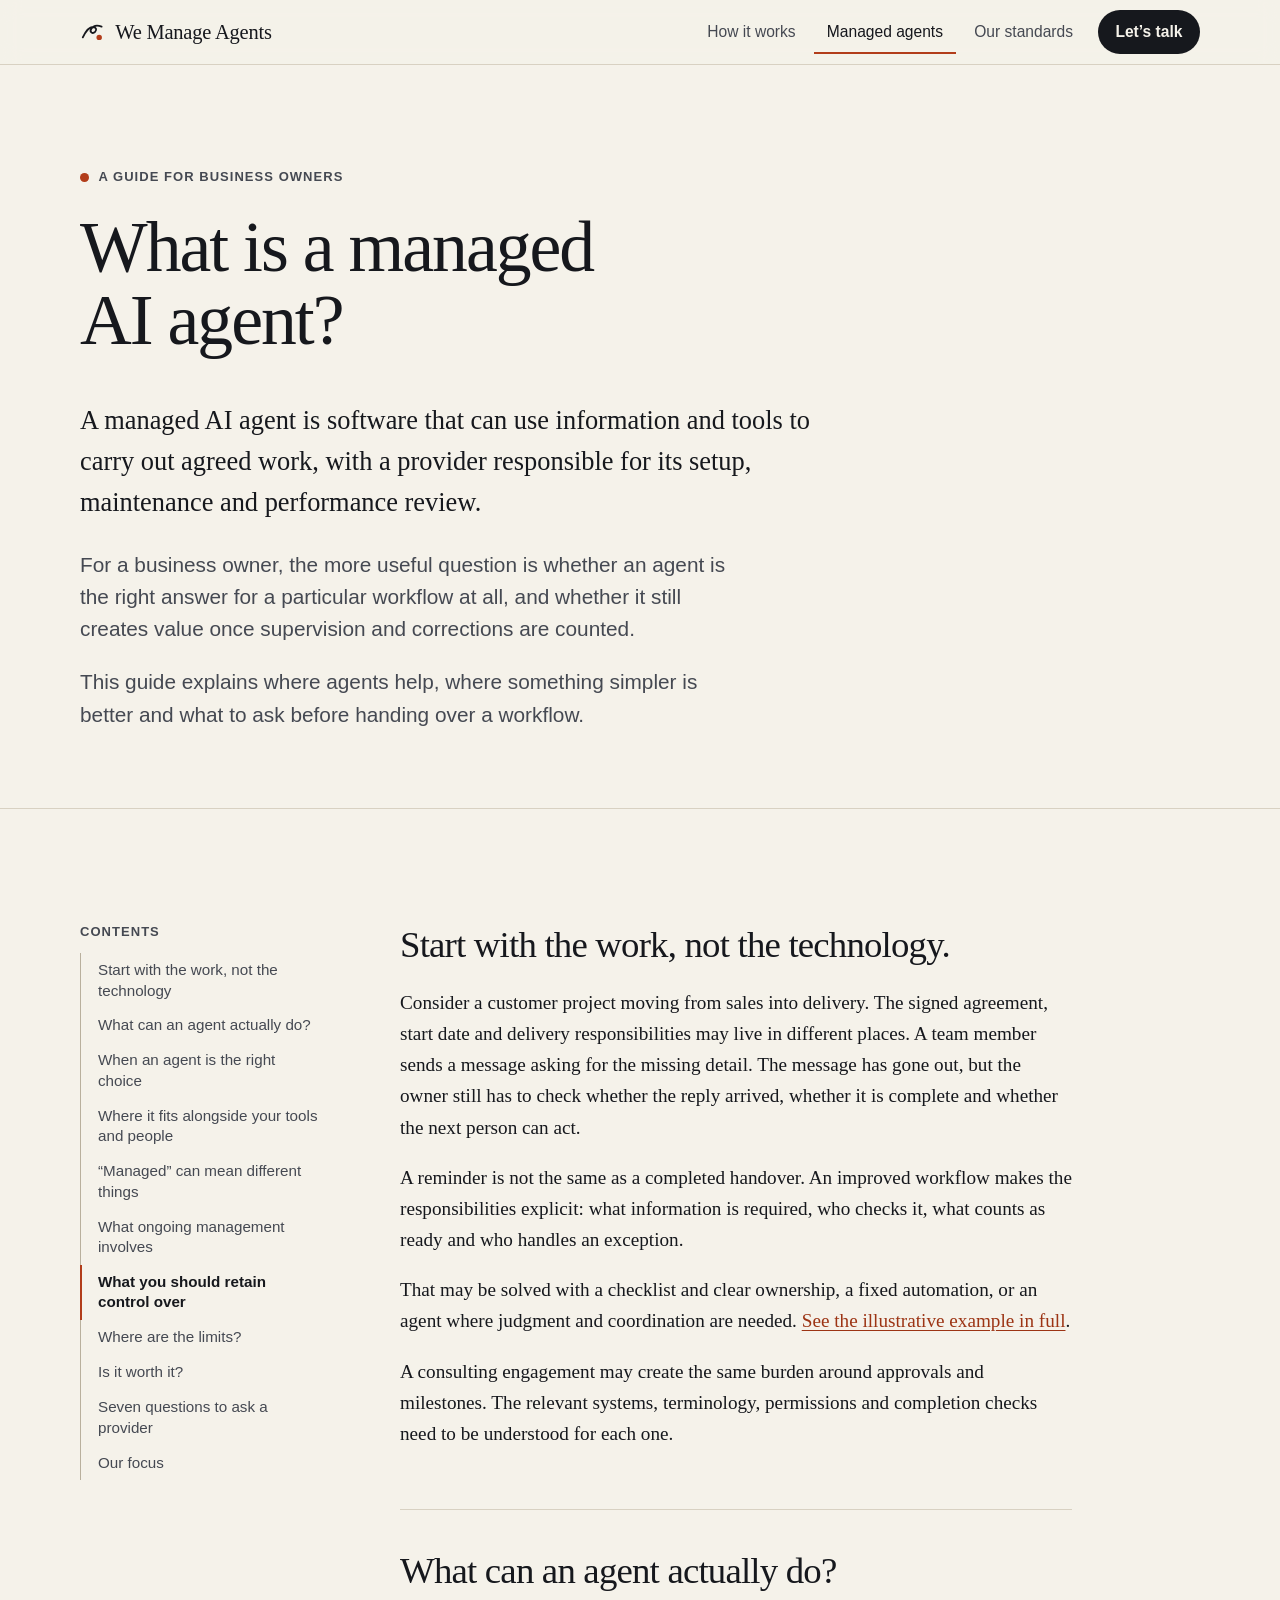
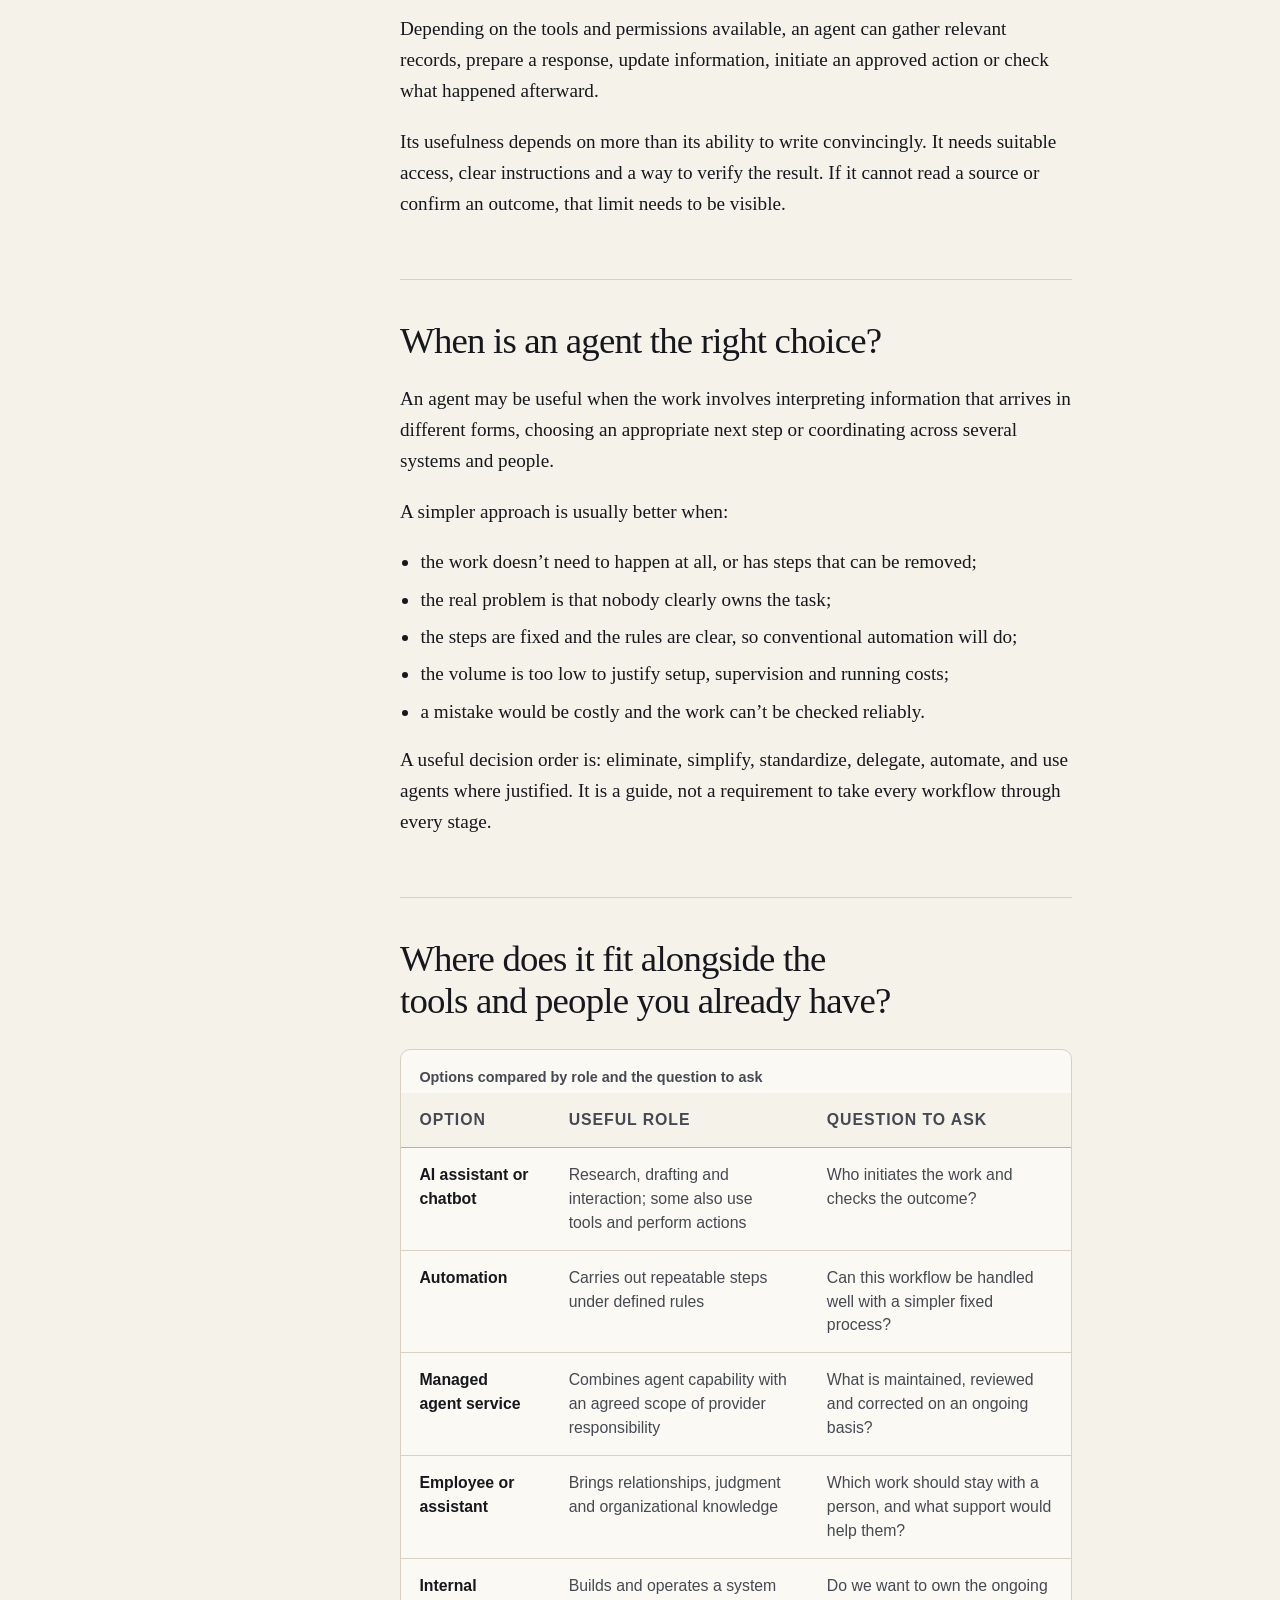
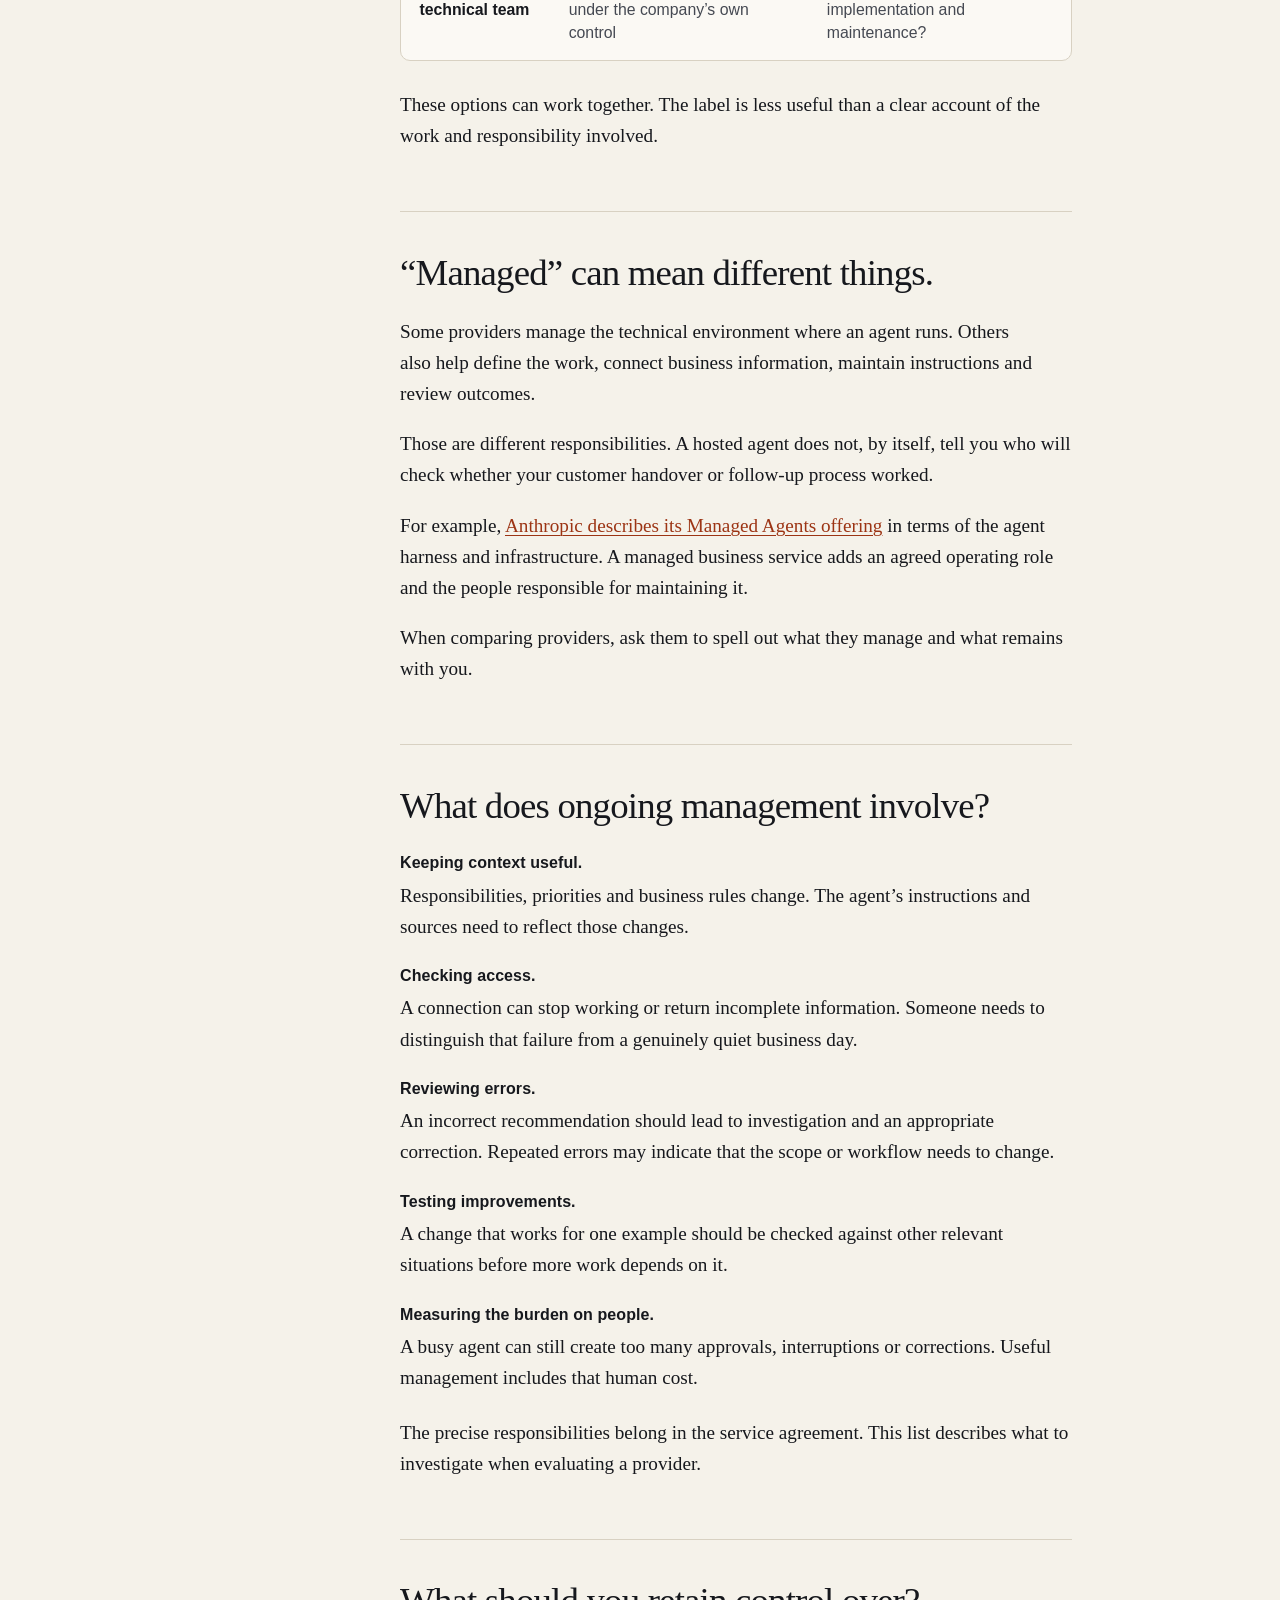
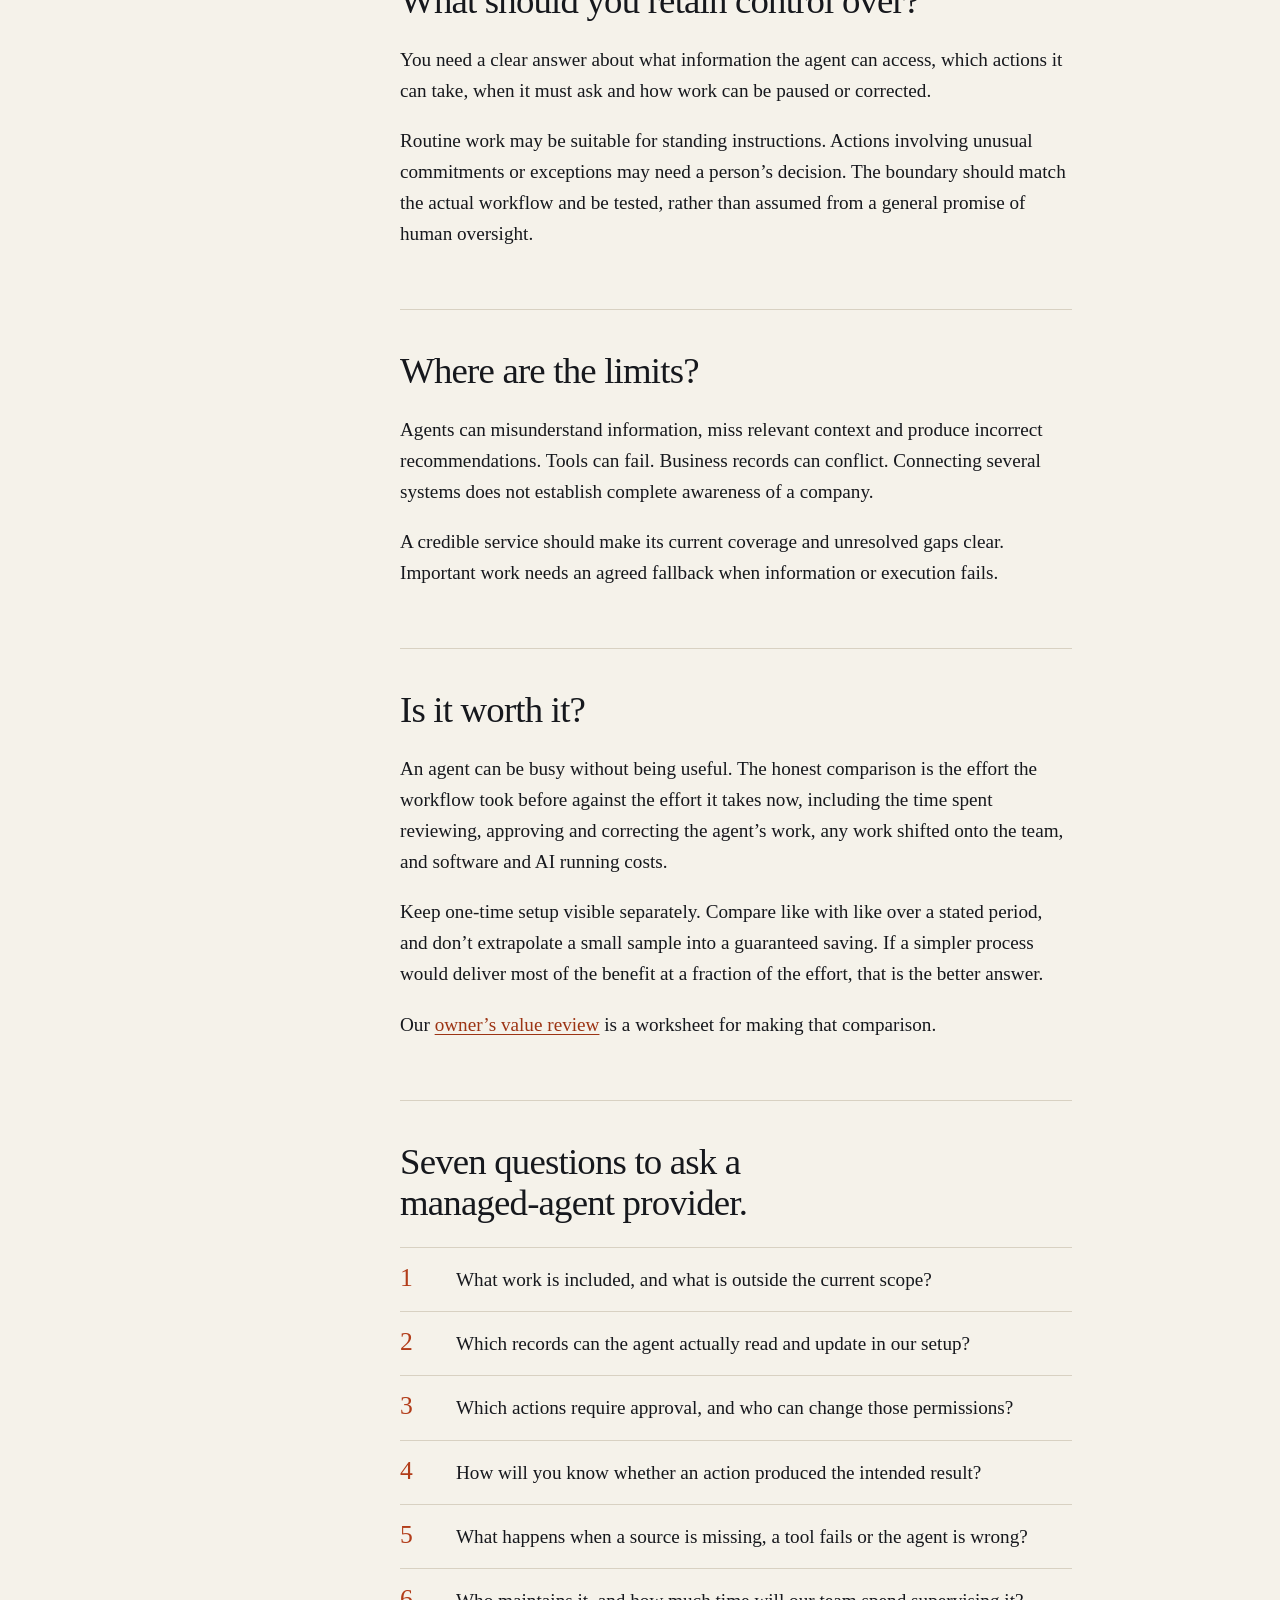
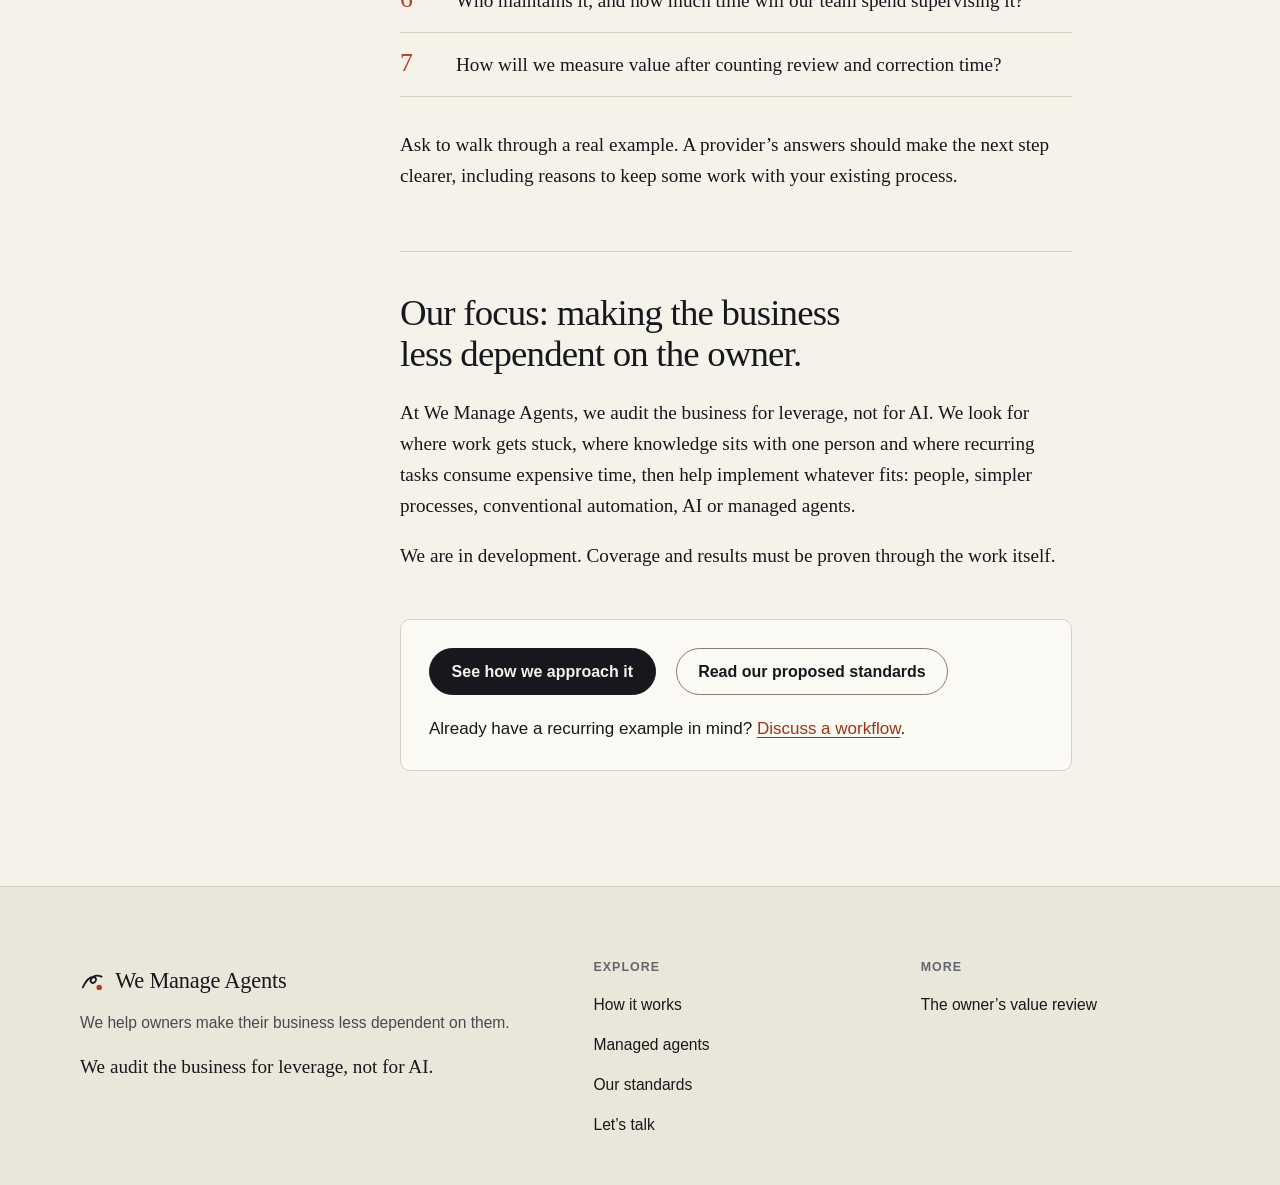
<file: managed-agents/index.html>
<!doctype html>
<html lang="en">
<head>
<meta charset="utf-8">
<meta name="viewport" content="width=device-width, initial-scale=1">
<title>What Is a Managed AI Agent? A Business Owner’s Guide</title>
<meta name="description" content="When a managed AI agent is the right answer, when a simpler approach is better, and how to judge value after oversight and corrections. A guide for business owners.">
<!-- PREVIEW: remove this robots tag and update robots.txt at publication. -->
<meta name="robots" content="noindex, nofollow">
<link rel="canonical" href="https://wemanageagents.com/managed-agents">
<meta property="og:type" content="article">
<meta property="og:site_name" content="We Manage Agents">
<meta property="og:title" content="What Is a Managed AI Agent? A Business Owner’s Guide">
<meta property="og:description" content="When a managed AI agent is the right answer, when a simpler approach is better, and how to judge value after oversight and corrections. A guide for business owners.">
<meta name="theme-color" content="#f5f2ea">
<link rel="icon" href="../assets/favicon.svg" type="image/svg+xml">
<link rel="stylesheet" href="../assets/site.css">
<script>document.documentElement.classList.add('js')</script>
<script src="../assets/site.js" defer></script>
</head>
<body>
<a class="skip" href="#main">Skip to content</a>

<header class="site-header">
  <div class="wrap header-inner">
    <a class="wordmark" href="../">
      <svg viewBox="0 0 32 32" aria-hidden="true" focusable="false"><path d="M3.5 23c3.8-8 8-13 12.6-13 3.8 0 5.5 3.6 2.8 6.1-3 2.8-7.4.6-4.9-3.5C16.2 8.8 21 7.3 27 9.5" fill="none" stroke="currentColor" stroke-width="2.3" stroke-linecap="round"/><circle cx="24" cy="23" r="3.4" fill="#b23d1a"/></svg>
      <span>We Manage Agents</span>
    </a>
    <button class="menu-toggle" type="button" aria-expanded="false" aria-controls="site-nav" data-menu-toggle>Menu</button>
    <nav id="site-nav" class="site-nav" aria-label="Primary">
      <ul>
        <li><a href="../how-it-works/">How it works</a></li>
        <li><a href="../managed-agents/" aria-current="page">Managed agents</a></li>
        <li><a href="../standards/">Our standards</a></li>
        <li><a class="nav-cta" href="../talk/">Let’s talk</a></li>
      </ul>
    </nav>
  </div>
</header>

<main id="main">

  <section class="page-hero" aria-labelledby="page-title">
    <div class="wrap">
      <p class="eyebrow">A guide for business owners</p>
      <h1 id="page-title">What is a managed AI agent?</h1>
      <p class="lede serif" style="font-size:clamp(1.3rem,2.3vw,1.65rem); color:var(--ink); max-width:46rem">A managed AI agent is software that can use information and tools to carry out agreed work, with a provider responsible for its setup, maintenance and performance review.</p>
      <p class="lede">For a business owner, the more useful question is whether an agent is the right answer for a particular workflow at all, and whether it still creates value once supervision and corrections are counted.</p>
      <p class="lede">This guide explains where agents help, where something simpler is better and what to ask before handing over a workflow.</p>
    </div>
  </section>

  <section class="section" aria-label="Guide">
    <div class="wrap guide-layout">
      <nav class="toc" aria-labelledby="toc-title" data-toc>
        <h2 id="toc-title">Contents</h2>
        <ol>
          <li><a href="#coordination">Start with the work, not the technology</a></li>
          <li><a href="#capabilities">What can an agent actually do?</a></li>
          <li><a href="#when">When an agent is the right choice</a></li>
          <li><a href="#alongside">Where it fits alongside your tools and people</a></li>
          <li><a href="#meaning">“Managed” can mean different things</a></li>
          <li><a href="#management">What ongoing management involves</a></li>
          <li><a href="#control">What you should retain control over</a></li>
          <li><a href="#limits">Where are the limits?</a></li>
          <li><a href="#value">Is it worth it?</a></li>
          <li><a href="#questions">Seven questions to ask a provider</a></li>
          <li><a href="#our-focus">Our focus</a></li>
        </ol>
      </nav>

      <article class="prose">
        <h2 id="coordination">Start with the work, not the technology.</h2>
        <p>Consider a customer project moving from sales into delivery. The signed agreement, start date and delivery responsibilities may live in different places. A team member sends a message asking for the missing detail. The message has gone out, but the owner still has to check whether the reply arrived, whether it is complete and whether the next person can act.</p>
        <p>A reminder is not the same as a completed handover. An improved workflow makes the responsibilities explicit: what information is required, who checks it, what counts as ready and who handles an exception.</p>
        <p>That may be solved with a checklist and clear ownership, a fixed automation, or an agent where judgment and coordination are needed. <a href="../how-it-works/#example">See the illustrative example in full</a>.</p>
        <p>A consulting engagement may create the same burden around approvals and milestones. The relevant systems, terminology, permissions and completion checks need to be understood for each one.</p>

        <h2 id="capabilities">What can an agent actually do?</h2>
        <p>Depending on the tools and permissions available, an agent can gather relevant records, prepare a response, update information, initiate an approved action or check what happened afterward.</p>
        <p>Its usefulness depends on more than its ability to write convincingly. It needs suitable access, clear instructions and a way to verify the result. If it cannot read a source or confirm an outcome, that limit needs to be visible.</p>

        <h2 id="when">When is an agent the right choice?</h2>
        <p>An agent may be useful when the work involves interpreting information that arrives in different forms, choosing an appropriate next step or coordinating across several systems and people.</p>
        <p>A simpler approach is usually better when:</p>
        <ul>
          <li>the work doesn’t need to happen at all, or has steps that can be removed;</li>
          <li>the real problem is that nobody clearly owns the task;</li>
          <li>the steps are fixed and the rules are clear, so conventional automation will do;</li>
          <li>the volume is too low to justify setup, supervision and running costs;</li>
          <li>a mistake would be costly and the work can’t be checked reliably.</li>
        </ul>
        <p>A useful decision order is: eliminate, simplify, standardize, delegate, automate, and use agents where justified. It is a guide, not a requirement to take every workflow through every stage.</p>

        <h2 id="alongside">Where does it fit alongside the tools and people you already have?</h2>
        <div class="table-scroll wide" role="region" aria-labelledby="compare-caption" tabindex="0">
          <table class="data-table data-table--stack">
            <caption id="compare-caption">Options compared by role and the question to ask</caption>
            <thead>
              <tr><th scope="col">Option</th><th scope="col">Useful role</th><th scope="col">Question to ask</th></tr>
            </thead>
            <tbody>
              <tr><th scope="row">AI assistant or chatbot</th><td data-label="Useful role">Research, drafting and interaction; some also use tools and perform actions</td><td data-label="Question to ask">Who initiates the work and checks the outcome?</td></tr>
              <tr><th scope="row">Automation</th><td data-label="Useful role">Carries out repeatable steps under defined rules</td><td data-label="Question to ask">Can this workflow be handled well with a simpler fixed process?</td></tr>
              <tr><th scope="row">Managed agent service</th><td data-label="Useful role">Combines agent capability with an agreed scope of provider responsibility</td><td data-label="Question to ask">What is maintained, reviewed and corrected on an ongoing basis?</td></tr>
              <tr><th scope="row">Employee or assistant</th><td data-label="Useful role">Brings relationships, judgment and organizational knowledge</td><td data-label="Question to ask">Which work should stay with a person, and what support would help them?</td></tr>
              <tr><th scope="row">Internal technical team</th><td data-label="Useful role">Builds and operates a system under the company’s own control</td><td data-label="Question to ask">Do we want to own the ongoing implementation and maintenance?</td></tr>
            </tbody>
          </table>
        </div>
        <p>These options can work together. The label is less useful than a clear account of the work and responsibility involved.</p>

        <h2 id="meaning">“Managed” can mean different things.</h2>
        <p>Some providers manage the technical environment where an agent runs. Others also help define the work, connect business information, maintain instructions and review outcomes.</p>
        <p>Those are different responsibilities. A hosted agent does not, by itself, tell you who will check whether your customer handover or follow-up process worked.</p>
        <p>For example, <a href="https://platform.claude.com/docs/en/managed-agents/overview" rel="noopener">Anthropic describes its Managed Agents offering</a> in terms of the agent harness and infrastructure. A managed business service adds an agreed operating role and the people responsible for maintaining it.</p>
        <p>When comparing providers, ask them to spell out what they manage and what remains with you.</p>

        <h2 id="management">What does ongoing management involve?</h2>
        <div class="duty">
          <p><strong>Keeping context useful.</strong> Responsibilities, priorities and business rules change. The agent’s instructions and sources need to reflect those changes.</p>
          <p><strong>Checking access.</strong> A connection can stop working or return incomplete information. Someone needs to distinguish that failure from a genuinely quiet business day.</p>
          <p><strong>Reviewing errors.</strong> An incorrect recommendation should lead to investigation and an appropriate correction. Repeated errors may indicate that the scope or workflow needs to change.</p>
          <p><strong>Testing improvements.</strong> A change that works for one example should be checked against other relevant situations before more work depends on it.</p>
          <p><strong>Measuring the burden on people.</strong> A busy agent can still create too many approvals, interruptions or corrections. Useful management includes that human cost.</p>
        </div>
        <p>The precise responsibilities belong in the service agreement. This list describes what to investigate when evaluating a provider.</p>

        <h2 id="control">What should you retain control over?</h2>
        <p>You need a clear answer about what information the agent can access, which actions it can take, when it must ask and how work can be paused or corrected.</p>
        <p>Routine work may be suitable for standing instructions. Actions involving unusual commitments or exceptions may need a person’s decision. The boundary should match the actual workflow and be tested, rather than assumed from a general promise of human oversight.</p>

        <h2 id="limits">Where are the limits?</h2>
        <p>Agents can misunderstand information, miss relevant context and produce incorrect recommendations. Tools can fail. Business records can conflict. Connecting several systems does not establish complete awareness of a company.</p>
        <p>A credible service should make its current coverage and unresolved gaps clear. Important work needs an agreed fallback when information or execution fails.</p>

        <h2 id="value">Is it worth it?</h2>
        <p>An agent can be busy without being useful. The honest comparison is the effort the workflow took before against the effort it takes now, including the time spent reviewing, approving and correcting the agent’s work, any work shifted onto the team, and software and AI running costs.</p>
        <p>Keep one-time setup visible separately. Compare like with like over a stated period, and don’t extrapolate a small sample into a guaranteed saving. If a simpler process would deliver most of the benefit at a fraction of the effort, that is the better answer.</p>
        <p>Our <a href="../standards/#value-review">owner’s value review</a> is a worksheet for making that comparison.</p>

        <h2 id="questions">Seven questions to ask a managed-agent provider.</h2>
        <ol class="questions">
          <li>What work is included, and what is outside the current scope?</li>
          <li>Which records can the agent actually read and update in our setup?</li>
          <li>Which actions require approval, and who can change those permissions?</li>
          <li>How will you know whether an action produced the intended result?</li>
          <li>What happens when a source is missing, a tool fails or the agent is wrong?</li>
          <li>Who maintains it, and how much time will our team spend supervising it?</li>
          <li>How will we measure value after counting review and correction time?</li>
        </ol>
        <p>Ask to walk through a real example. A provider’s answers should make the next step clearer, including reasons to keep some work with your existing process.</p>

        <h2 id="our-focus">Our focus: making the business less dependent on the owner.</h2>
        <p>At We Manage Agents, we audit the business for leverage, not for AI. We look for where work gets stuck, where knowledge sits with one person and where recurring tasks consume expensive time, then help implement whatever fits: people, simpler processes, conventional automation, AI or managed agents.</p>
        <p>We are in development. Coverage and results must be proven through the work itself.</p>

        <div class="endnote">
          <div class="actions" style="margin-top:0">
            <a class="btn" href="../how-it-works/">See how we approach it</a>
            <a class="btn btn--ghost" href="../standards/">Read our proposed standards</a>
          </div>
          <p style="margin-top:1.25rem">Already have a recurring example in mind? <a href="../talk/">Discuss a workflow</a>.</p>
        </div>
      </article>
    </div>
  </section>

</main>

<footer class="site-footer">
  <div class="wrap footer-grid">
    <div class="footer-brand">
      <a class="wordmark" href="../">
        <svg viewBox="0 0 32 32" aria-hidden="true" focusable="false"><path d="M3.5 23c3.8-8 8-13 12.6-13 3.8 0 5.5 3.6 2.8 6.1-3 2.8-7.4.6-4.9-3.5C16.2 8.8 21 7.3 27 9.5" fill="none" stroke="currentColor" stroke-width="2.3" stroke-linecap="round"/><circle cx="24" cy="23" r="3.4" fill="#b23d1a"/></svg>
        <span>We Manage Agents</span>
      </a>
      <p>We help owners make their business less dependent on them.</p>
      <p class="footer-line">We audit the business for leverage, not for AI.</p>
    </div>
    <nav class="footer-links" aria-label="Footer pages">
      <h2>Explore</h2>
      <ul>
        <li><a href="../how-it-works/">How it works</a></li>
        <li><a href="../managed-agents/" aria-current="page">Managed agents</a></li>
        <li><a href="../standards/">Our standards</a></li>
        <li><a href="../talk/">Let’s talk</a></li>
      </ul>
    </nav>
    <nav class="footer-links" aria-label="Footer resources">
      <h2>More</h2>
      <ul>
        <li><a href="../standards/#value-review">The owner’s value review</a></li>
      </ul>
    </nav>
  </div>
</footer>
</body>
</html>
</file>
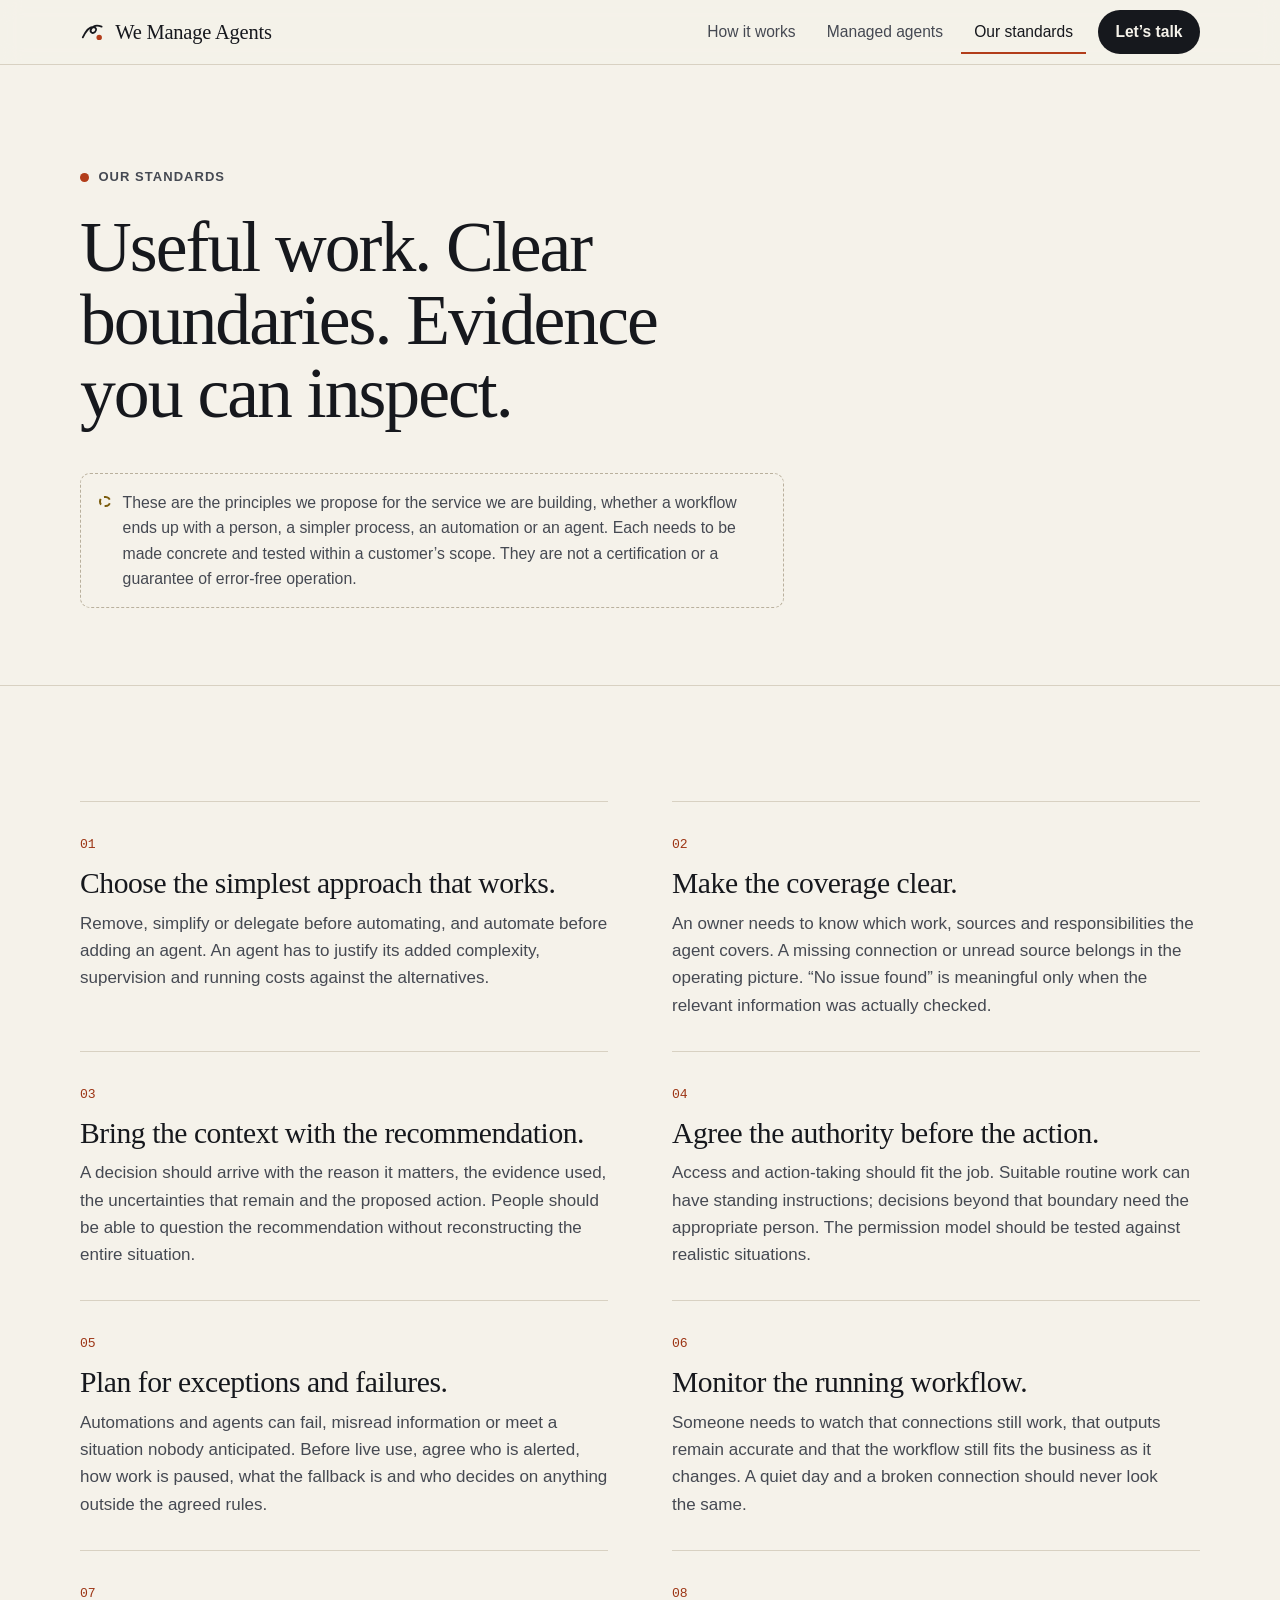
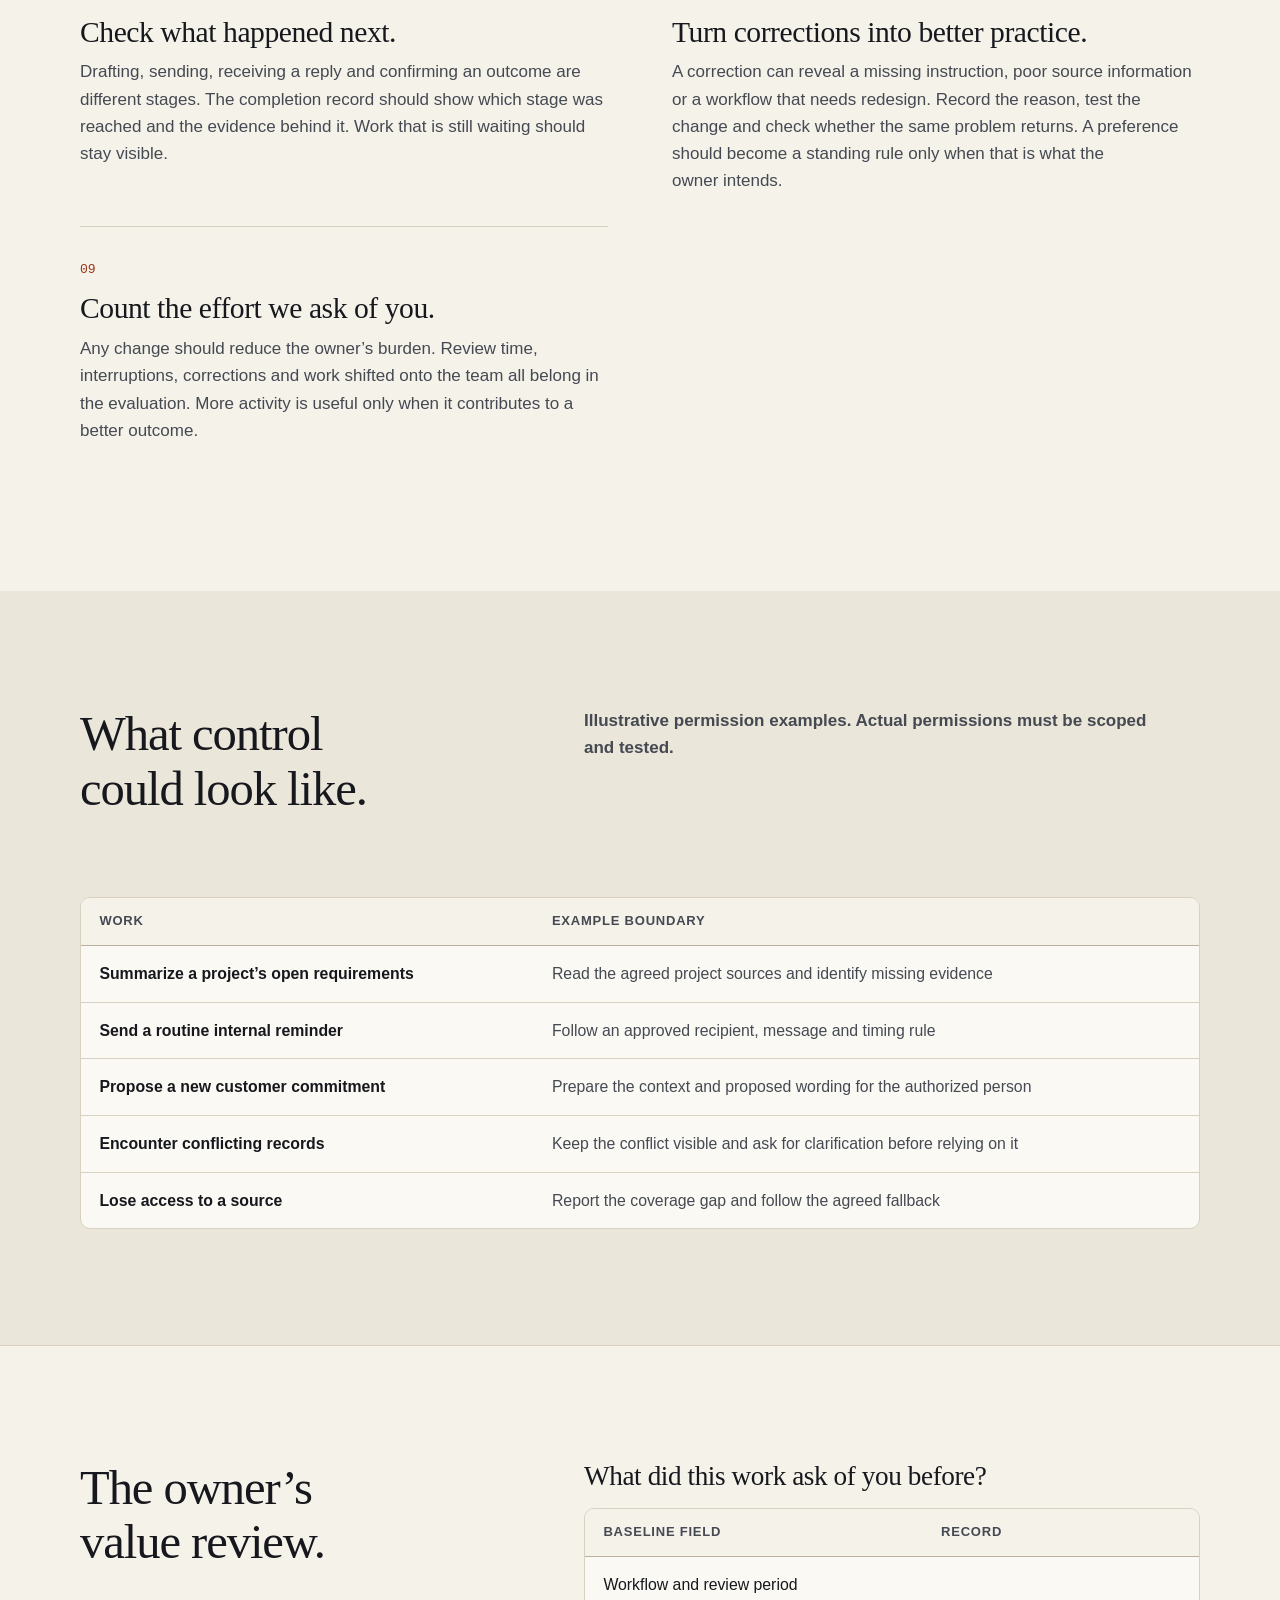
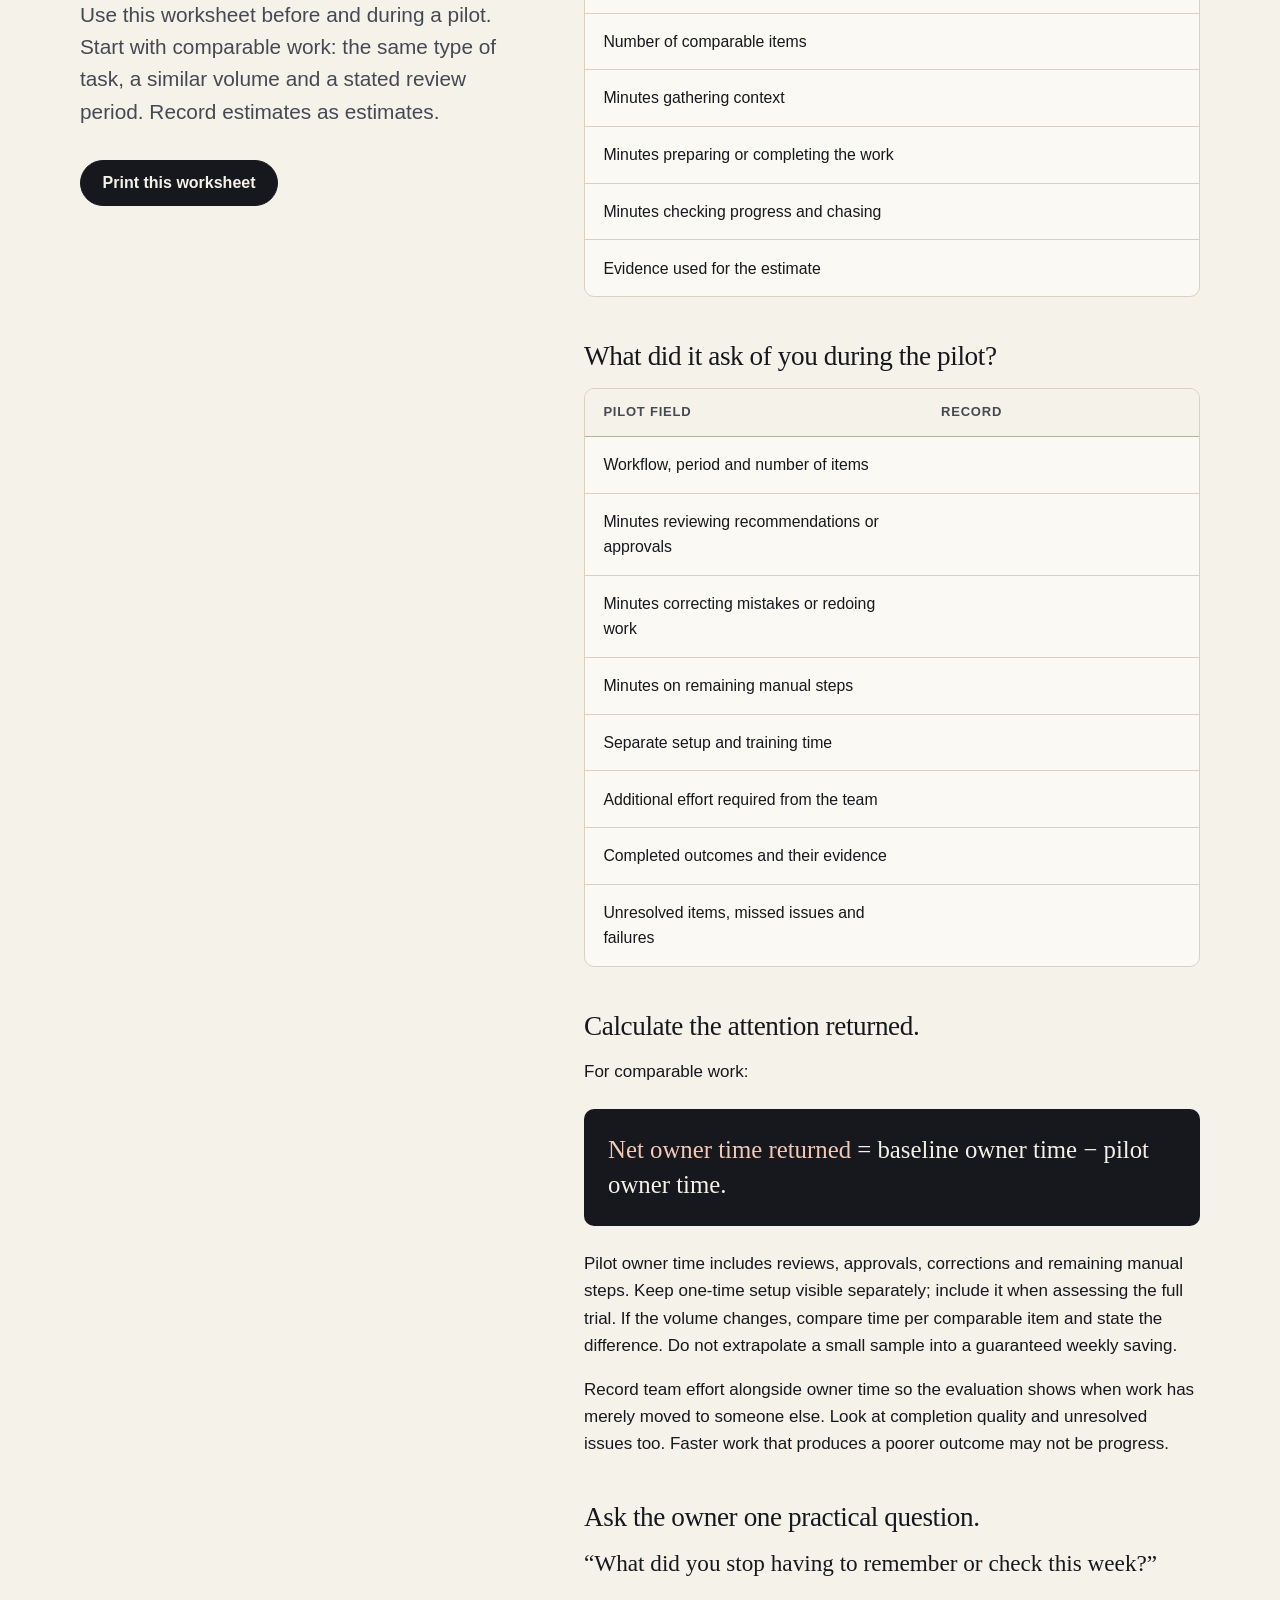
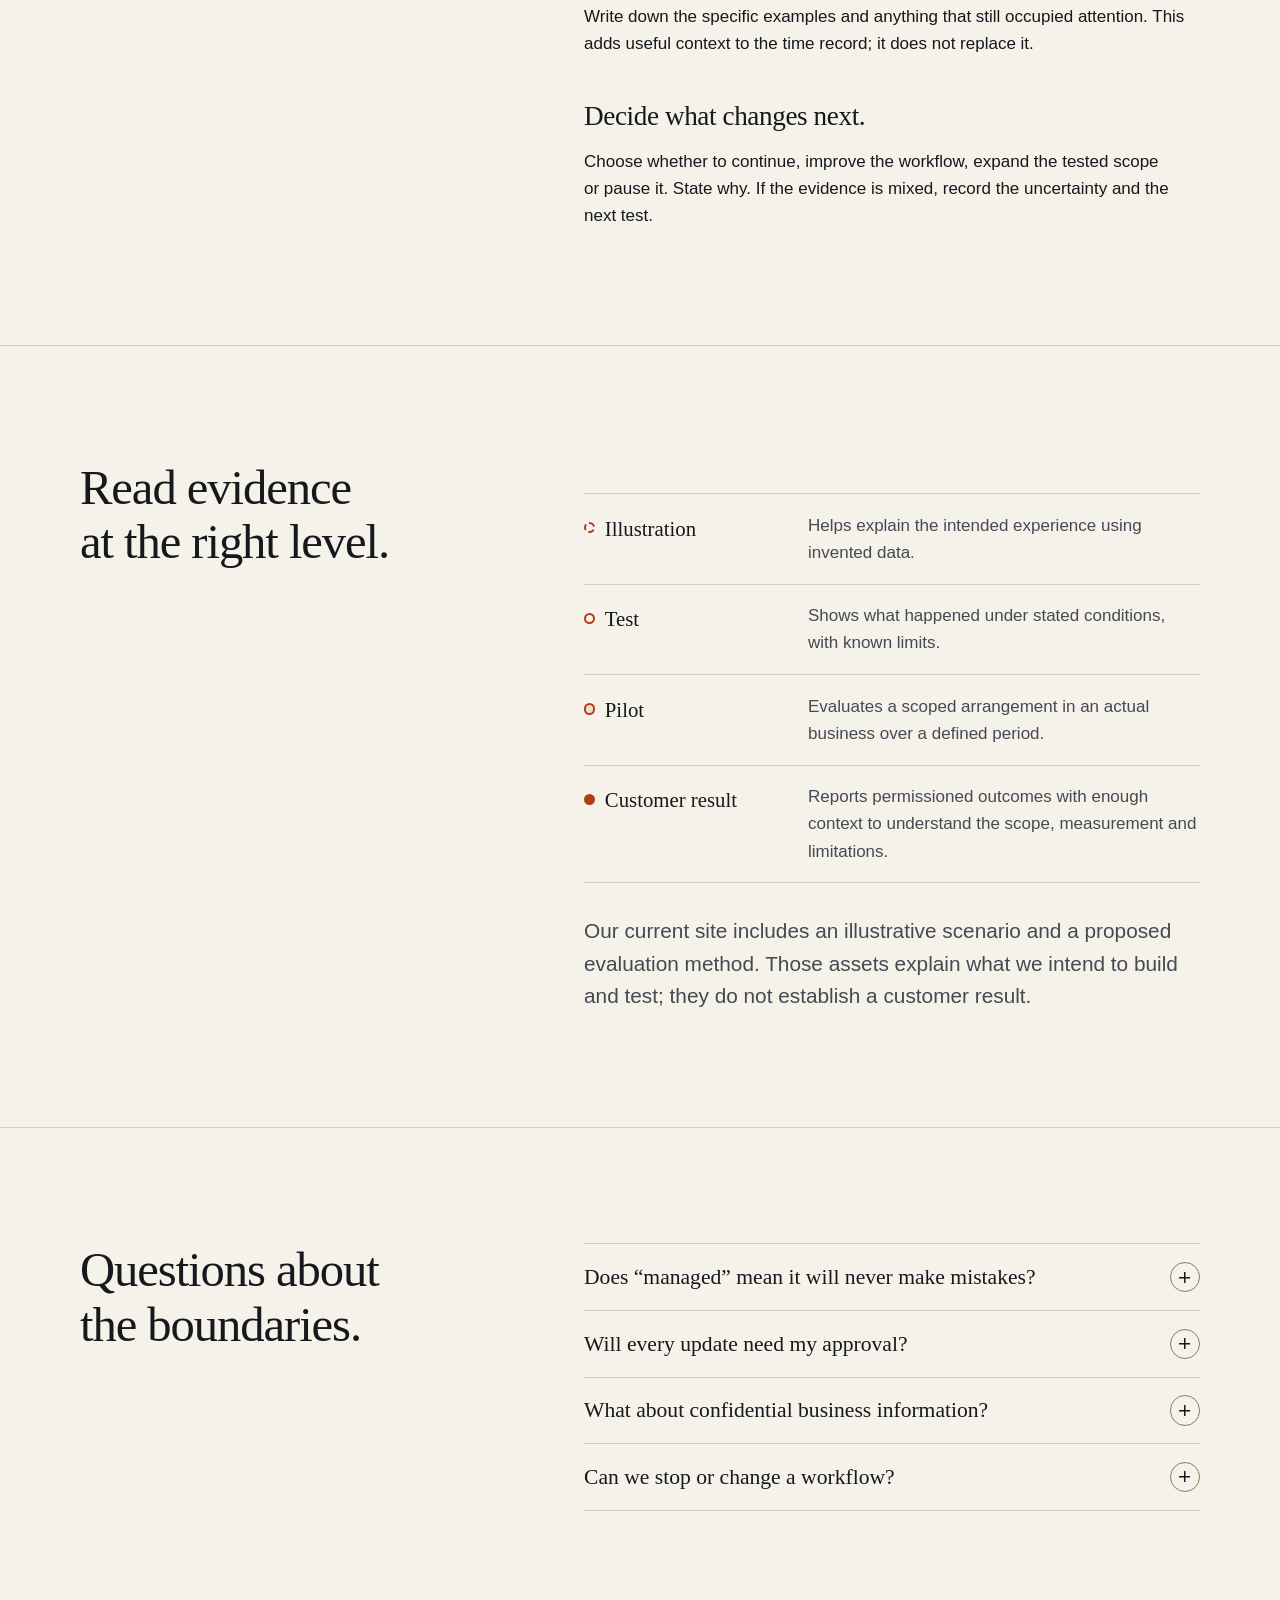
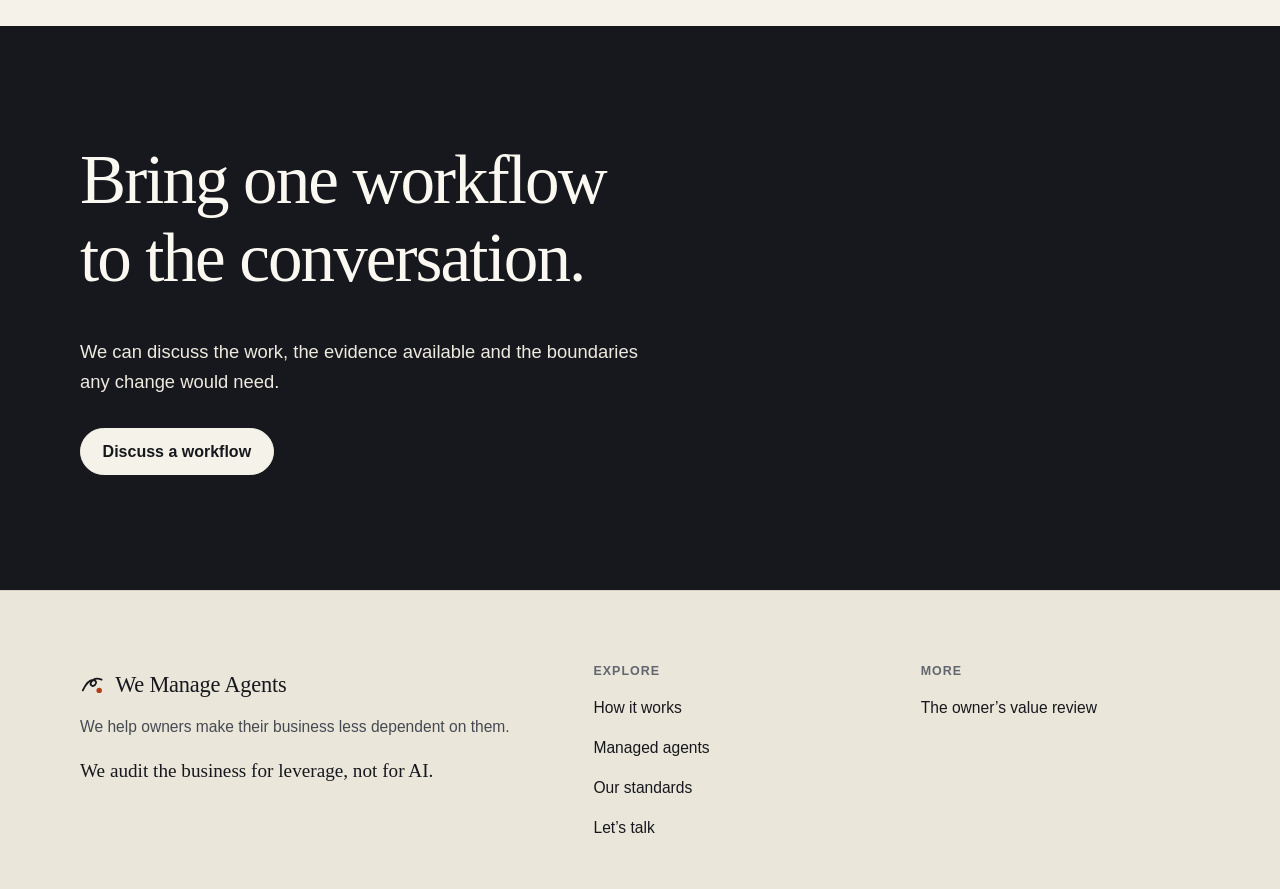
<file: standards/index.html>
<!doctype html>
<html lang="en">
<head>
<meta charset="utf-8">
<meta name="viewport" content="width=device-width, initial-scale=1">
<title>Our Standards | We Manage Agents</title>
<meta name="description" content="Our proposed standards: choose the simplest approach that works, agree scope and permissions, plan for exceptions, monitor the result and count the effort it asks of you.">
<!-- PREVIEW: remove this robots tag and update robots.txt at publication. -->
<meta name="robots" content="noindex, nofollow">
<link rel="canonical" href="https://wemanageagents.com/standards">
<meta property="og:type" content="website">
<meta property="og:site_name" content="We Manage Agents">
<meta property="og:title" content="Our Standards | We Manage Agents">
<meta property="og:description" content="Our proposed standards: choose the simplest approach that works, agree scope and permissions, plan for exceptions, monitor the result and count the effort it asks of you.">
<meta name="theme-color" content="#f5f2ea">
<link rel="icon" href="../assets/favicon.svg" type="image/svg+xml">
<link rel="stylesheet" href="../assets/site.css">
<script>document.documentElement.classList.add('js')</script>
<script src="../assets/site.js" defer></script>
</head>
<body>
<a class="skip" href="#main">Skip to content</a>

<header class="site-header">
  <div class="wrap header-inner">
    <a class="wordmark" href="../">
      <svg viewBox="0 0 32 32" aria-hidden="true" focusable="false"><path d="M3.5 23c3.8-8 8-13 12.6-13 3.8 0 5.5 3.6 2.8 6.1-3 2.8-7.4.6-4.9-3.5C16.2 8.8 21 7.3 27 9.5" fill="none" stroke="currentColor" stroke-width="2.3" stroke-linecap="round"/><circle cx="24" cy="23" r="3.4" fill="#b23d1a"/></svg>
      <span>We Manage Agents</span>
    </a>
    <button class="menu-toggle" type="button" aria-expanded="false" aria-controls="site-nav" data-menu-toggle>Menu</button>
    <nav id="site-nav" class="site-nav" aria-label="Primary">
      <ul>
        <li><a href="../how-it-works/">How it works</a></li>
        <li><a href="../managed-agents/">Managed agents</a></li>
        <li><a href="../standards/" aria-current="page">Our standards</a></li>
        <li><a class="nav-cta" href="../talk/">Let’s talk</a></li>
      </ul>
    </nav>
  </div>
</header>

<main id="main">

  <section class="page-hero" aria-labelledby="page-title">
    <div class="wrap">
      <p class="eyebrow">Our standards</p>
      <h1 id="page-title">Useful work. Clear boundaries. Evidence you can inspect.</h1>
      <p class="proposed-banner"><span class="status-dot status-dot--wait" aria-hidden="true" style="margin-top:0.35rem"></span><span>These are the principles we propose for the service we are building, whether a workflow ends up with a person, a simpler process, an automation or an agent. Each needs to be made concrete and tested within a customer’s scope. They are not a certification or a guarantee of error-free operation.</span></p>
    </div>
  </section>

  <section class="section" aria-labelledby="principles-title">
    <div class="wrap">
      <h2 id="principles-title" class="visually-hidden">Proposed principles</h2>
      <ol class="principles">
        <li>
          <h3>Choose the simplest approach that works.</h3>
          <p>Remove, simplify or delegate before automating, and automate before adding an agent. An agent has to justify its added complexity, supervision and running costs against the alternatives.</p>
        </li>
        <li>
          <h3>Make the coverage clear.</h3>
          <p>An owner needs to know which work, sources and responsibilities the agent covers. A missing connection or unread source belongs in the operating picture. “No issue found” is meaningful only when the relevant information was actually checked.</p>
        </li>
        <li>
          <h3>Bring the context with the recommendation.</h3>
          <p>A decision should arrive with the reason it matters, the evidence used, the uncertainties that remain and the proposed action. People should be able to question the recommendation without reconstructing the entire situation.</p>
        </li>
        <li>
          <h3>Agree the authority before the action.</h3>
          <p>Access and action-taking should fit the job. Suitable routine work can have standing instructions; decisions beyond that boundary need the appropriate person. The permission model should be tested against realistic situations.</p>
        </li>
        <li>
          <h3>Plan for exceptions and failures.</h3>
          <p>Automations and agents can fail, misread information or meet a situation nobody anticipated. Before live use, agree who is alerted, how work is paused, what the fallback is and who decides on anything outside the agreed rules.</p>
        </li>
        <li>
          <h3>Monitor the running workflow.</h3>
          <p>Someone needs to watch that connections still work, that outputs remain accurate and that the workflow still fits the business as it changes. A quiet day and a broken connection should never look the same.</p>
        </li>
        <li>
          <h3>Check what happened next.</h3>
          <p>Drafting, sending, receiving a reply and confirming an outcome are different stages. The completion record should show which stage was reached and the evidence behind it. Work that is still waiting should stay visible.</p>
        </li>
        <li>
          <h3>Turn corrections into better practice.</h3>
          <p>A correction can reveal a missing instruction, poor source information or a workflow that needs redesign. Record the reason, test the change and check whether the same problem returns. A preference should become a standing rule only when that is what the owner intends.</p>
        </li>
        <li>
          <h3>Count the effort we ask of you.</h3>
          <p>Any change should reduce the owner’s burden. Review time, interruptions, corrections and work shifted onto the team all belong in the evaluation. More activity is useful only when it contributes to a better outcome.</p>
        </li>
      </ol>
    </div>
  </section>

  <section class="section section--sunken" aria-labelledby="control-title">
    <div class="wrap">
      <div class="section-head split">
        <h2 id="control-title">What control could look like.</h2>
        <p class="muted"><strong>Illustrative permission examples. Actual permissions must be scoped and tested.</strong></p>
      </div>
      <div class="table-scroll">
        <table class="data-table data-table--stack">
          <thead>
            <tr><th scope="col">Work</th><th scope="col">Example boundary</th></tr>
          </thead>
          <tbody>
            <tr><th scope="row">Summarize a project’s open requirements</th><td data-label="Example boundary">Read the agreed project sources and identify missing evidence</td></tr>
            <tr><th scope="row">Send a routine internal reminder</th><td data-label="Example boundary">Follow an approved recipient, message and timing rule</td></tr>
            <tr><th scope="row">Propose a new customer commitment</th><td data-label="Example boundary">Prepare the context and proposed wording for the authorized person</td></tr>
            <tr><th scope="row">Encounter conflicting records</th><td data-label="Example boundary">Keep the conflict visible and ask for clarification before relying on it</td></tr>
            <tr><th scope="row">Lose access to a source</th><td data-label="Example boundary">Report the coverage gap and follow the agreed fallback</td></tr>
          </tbody>
        </table>
      </div>
    </div>
  </section>

  <section class="section print-target" id="value-review" aria-labelledby="value-title">
    <div class="wrap">
      <p class="print-only" aria-hidden="true">The owner’s value review · We Manage Agents</p>
      <div class="split">
        <div class="sticky-col no-print-sticky">
          <h2 id="value-title">The owner’s value review.</h2>
          <p class="lede">Use this worksheet before and during a pilot. Start with comparable work: the same type of task, a similar volume and a stated review period. Record estimates as estimates.</p>
          <div class="actions no-print">
            <button class="btn" type="button" data-print-worksheet hidden>Print this worksheet</button>
          </div>
        </div>

        <div class="worksheet">
          <h3 style="margin-top:0">What did this work ask of you before?</h3>
          <div class="table-scroll">
            <table class="data-table">
              <thead><tr><th scope="col">Baseline field</th><th scope="col">Record</th></tr></thead>
              <tbody>
                <tr><th scope="row">Workflow and review period</th><td class="blank"><span class="visually-hidden">Blank</span></td></tr>
                <tr><th scope="row">Number of comparable items</th><td class="blank"><span class="visually-hidden">Blank</span></td></tr>
                <tr><th scope="row">Minutes gathering context</th><td class="blank"><span class="visually-hidden">Blank</span></td></tr>
                <tr><th scope="row">Minutes preparing or completing the work</th><td class="blank"><span class="visually-hidden">Blank</span></td></tr>
                <tr><th scope="row">Minutes checking progress and chasing</th><td class="blank"><span class="visually-hidden">Blank</span></td></tr>
                <tr><th scope="row">Evidence used for the estimate</th><td class="blank"><span class="visually-hidden">Blank</span></td></tr>
              </tbody>
            </table>
          </div>

          <h3>What did it ask of you during the pilot?</h3>
          <div class="table-scroll">
            <table class="data-table">
              <thead><tr><th scope="col">Pilot field</th><th scope="col">Record</th></tr></thead>
              <tbody>
                <tr><th scope="row">Workflow, period and number of items</th><td class="blank"><span class="visually-hidden">Blank</span></td></tr>
                <tr><th scope="row">Minutes reviewing recommendations or approvals</th><td class="blank"><span class="visually-hidden">Blank</span></td></tr>
                <tr><th scope="row">Minutes correcting mistakes or redoing work</th><td class="blank"><span class="visually-hidden">Blank</span></td></tr>
                <tr><th scope="row">Minutes on remaining manual steps</th><td class="blank"><span class="visually-hidden">Blank</span></td></tr>
                <tr><th scope="row">Separate setup and training time</th><td class="blank"><span class="visually-hidden">Blank</span></td></tr>
                <tr><th scope="row">Additional effort required from the team</th><td class="blank"><span class="visually-hidden">Blank</span></td></tr>
                <tr><th scope="row">Completed outcomes and their evidence</th><td class="blank"><span class="visually-hidden">Blank</span></td></tr>
                <tr><th scope="row">Unresolved items, missed issues and failures</th><td class="blank"><span class="visually-hidden">Blank</span></td></tr>
              </tbody>
            </table>
          </div>

          <h3>Calculate the attention returned.</h3>
          <p>For comparable work:</p>
          <p class="formula"><strong>Net owner time returned</strong> = baseline owner time − pilot owner time.</p>
          <p>Pilot owner time includes reviews, approvals, corrections and remaining manual steps. Keep one-time setup visible separately; include it when assessing the full trial. If the volume changes, compare time per comparable item and state the difference. Do not extrapolate a small sample into a guaranteed weekly saving.</p>
          <p>Record team effort alongside owner time so the evaluation shows when work has merely moved to someone else. Look at completion quality and unresolved issues too. Faster work that produces a poorer outcome may not be progress.</p>

          <h3>Ask the owner one practical question.</h3>
          <p class="serif" style="font-size:1.45rem; line-height:1.35">“What did you stop having to remember or check this week?”</p>
          <p>Write down the specific examples and anything that still occupied attention. This adds useful context to the time record; it does not replace it.</p>

          <h3>Decide what changes next.</h3>
          <p>Choose whether to continue, improve the workflow, expand the tested scope or pause it. State why. If the evidence is mixed, record the uncertainty and the next test.</p>
        </div>
      </div>
    </div>
  </section>

  <section class="section" aria-labelledby="evidence-title">
    <div class="wrap split">
      <h2 id="evidence-title">Read evidence at the right level.</h2>
      <div>
        <dl class="levels levels-ladder">
          <div><dt>Illustration</dt><dd>Helps explain the intended experience using invented data.</dd></div>
          <div><dt>Test</dt><dd>Shows what happened under stated conditions, with known limits.</dd></div>
          <div><dt>Pilot</dt><dd>Evaluates a scoped arrangement in an actual business over a defined period.</dd></div>
          <div><dt>Customer result</dt><dd>Reports permissioned outcomes with enough context to understand the scope, measurement and limitations.</dd></div>
        </dl>
        <p class="lede">Our current site includes an illustrative scenario and a proposed evaluation method. Those assets explain what we intend to build and test; they do not establish a customer result.</p>
      </div>
    </div>
  </section>

  <section class="section" aria-labelledby="faq-title">
    <div class="wrap split">
      <h2 id="faq-title">Questions about the boundaries.</h2>
      <div class="faqs">
        <details class="faq">
          <summary>Does “managed” mean it will never make mistakes?</summary>
          <div class="faq__body"><p>No. Management should provide a way to detect problems, contain the impact and improve the work. The relevant controls and responsibilities need to be agreed and verified for the engagement.</p></div>
        </details>
        <details class="faq">
          <summary>Will every update need my approval?</summary>
          <div class="faq__body"><p>The intended approach is to distinguish routine work covered by standing instructions from decisions needing your judgment. The right balance depends on risk, scope and demonstrated performance.</p></div>
        </details>
        <details class="faq">
          <summary>What about confidential business information?</summary>
          <div class="faq__body"><p>Before live access, the engagement needs clear arrangements for which information is used, who and which services can access it, how it is handled and how access ends. Those details depend on the implementation and must be settled before the work begins.</p></div>
        </details>
        <details class="faq">
          <summary>Can we stop or change a workflow?</summary>
          <div class="faq__body"><p>The agreed operating process should identify who can pause work, how to revoke access and how pending work will be handled. That control needs to be tested as part of readiness for live use.</p></div>
        </details>
      </div>
    </div>
  </section>

  <section class="section section--ink final-cta" aria-labelledby="final-title">
    <div class="wrap">
      <h2 id="final-title">Bring one workflow to the conversation.</h2>
      <p>We can discuss the work, the evidence available and the boundaries any change would need.</p>
      <div class="actions"><a class="btn btn--light" href="../talk/">Discuss a workflow</a></div>
    </div>
  </section>

</main>

<footer class="site-footer">
  <div class="wrap footer-grid">
    <div class="footer-brand">
      <a class="wordmark" href="../">
        <svg viewBox="0 0 32 32" aria-hidden="true" focusable="false"><path d="M3.5 23c3.8-8 8-13 12.6-13 3.8 0 5.5 3.6 2.8 6.1-3 2.8-7.4.6-4.9-3.5C16.2 8.8 21 7.3 27 9.5" fill="none" stroke="currentColor" stroke-width="2.3" stroke-linecap="round"/><circle cx="24" cy="23" r="3.4" fill="#b23d1a"/></svg>
        <span>We Manage Agents</span>
      </a>
      <p>We help owners make their business less dependent on them.</p>
      <p class="footer-line">We audit the business for leverage, not for AI.</p>
    </div>
    <nav class="footer-links" aria-label="Footer pages">
      <h2>Explore</h2>
      <ul>
        <li><a href="../how-it-works/">How it works</a></li>
        <li><a href="../managed-agents/">Managed agents</a></li>
        <li><a href="../standards/" aria-current="page">Our standards</a></li>
        <li><a href="../talk/">Let’s talk</a></li>
      </ul>
    </nav>
    <nav class="footer-links" aria-label="Footer resources">
      <h2>More</h2>
      <ul>
        <li><a href="../standards/#value-review">The owner’s value review</a></li>
      </ul>
    </nav>
  </div>
</footer>
</body>
</html>
</file>
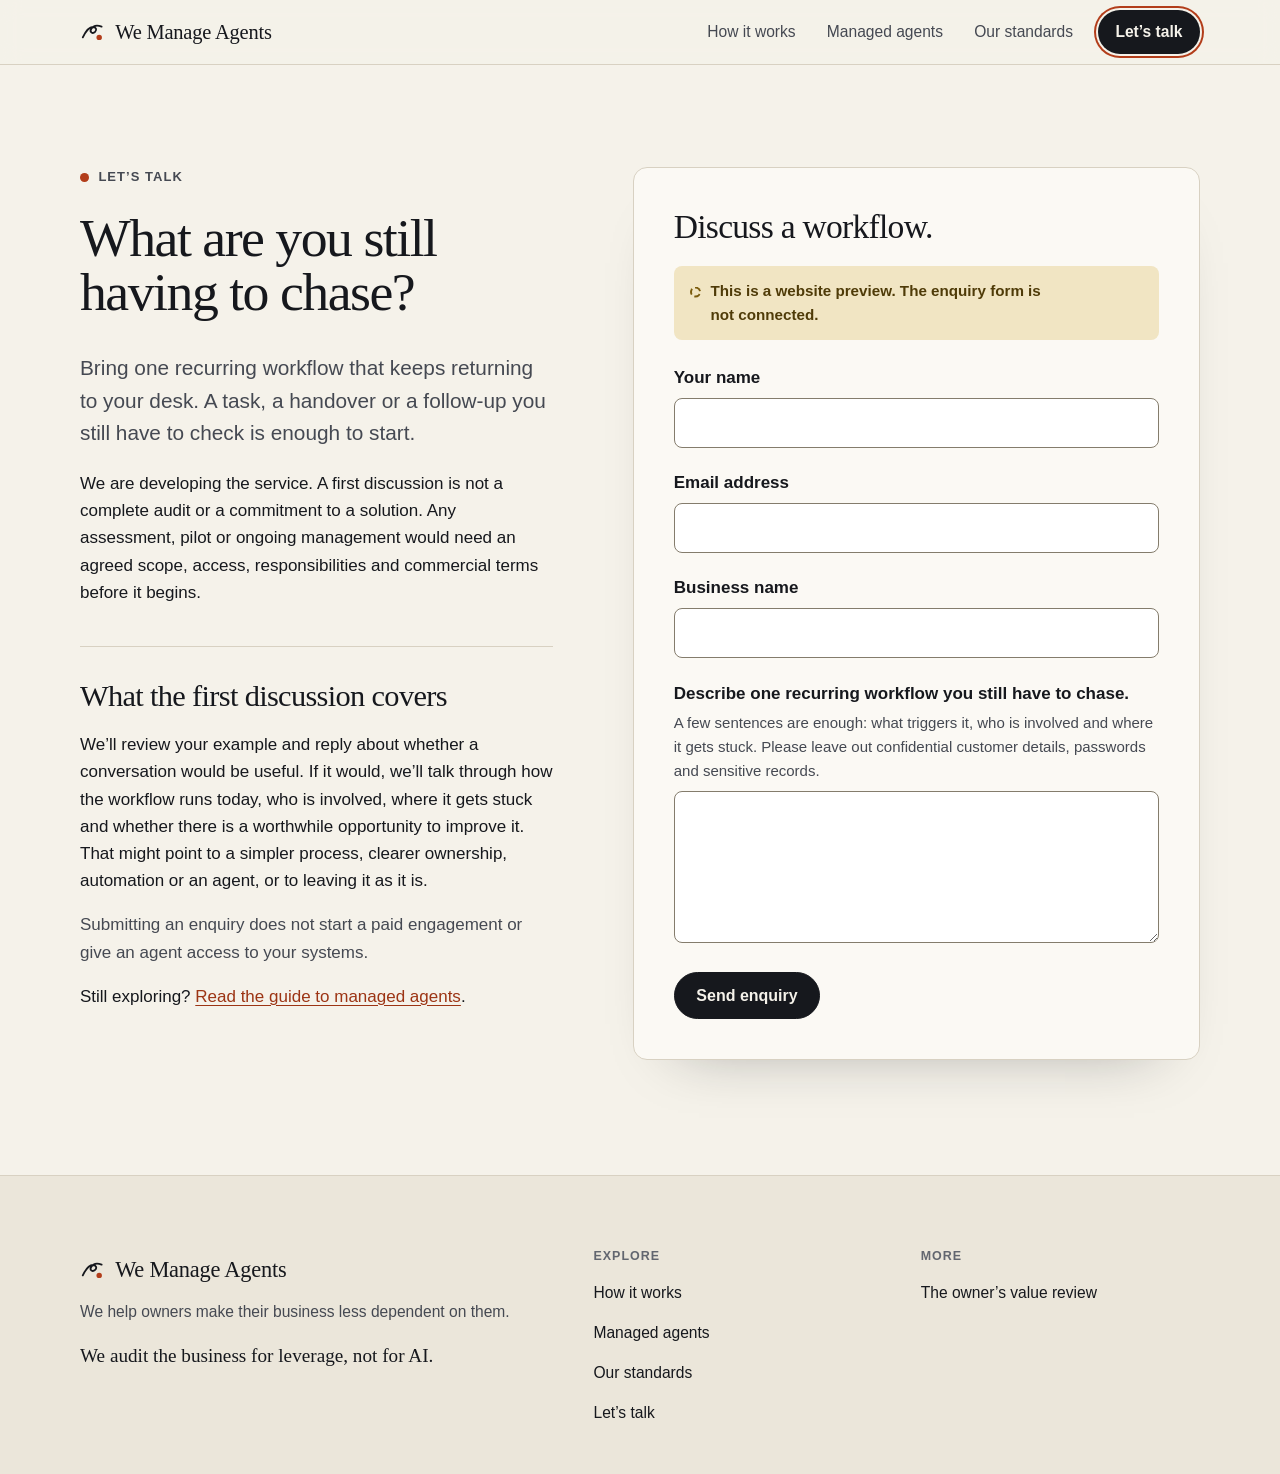
<file: talk/index.html>
<!doctype html>
<html lang="en">
<head>
<meta charset="utf-8">
<meta name="viewport" content="width=device-width, initial-scale=1">
<title>Discuss a Workflow | We Manage Agents</title>
<meta name="description" content="Bring one recurring workflow you still have to chase. We’ll discuss how it works today, where it gets stuck and whether it is worth improving.">
<!-- PREVIEW: remove this robots tag and update robots.txt at publication. -->
<meta name="robots" content="noindex, nofollow">
<link rel="canonical" href="https://wemanageagents.com/talk">
<meta property="og:type" content="website">
<meta property="og:site_name" content="We Manage Agents">
<meta property="og:title" content="Discuss a Workflow | We Manage Agents">
<meta property="og:description" content="Bring one recurring workflow you still have to chase. We’ll discuss how it works today, where it gets stuck and whether it is worth improving.">
<meta name="theme-color" content="#f5f2ea">
<link rel="icon" href="../assets/favicon.svg" type="image/svg+xml">
<link rel="stylesheet" href="../assets/site.css">
<script>document.documentElement.classList.add('js')</script>
<script src="../assets/site.js" defer></script>
</head>
<body>
<a class="skip" href="#main">Skip to content</a>

<header class="site-header">
  <div class="wrap header-inner">
    <a class="wordmark" href="../">
      <svg viewBox="0 0 32 32" aria-hidden="true" focusable="false"><path d="M3.5 23c3.8-8 8-13 12.6-13 3.8 0 5.5 3.6 2.8 6.1-3 2.8-7.4.6-4.9-3.5C16.2 8.8 21 7.3 27 9.5" fill="none" stroke="currentColor" stroke-width="2.3" stroke-linecap="round"/><circle cx="24" cy="23" r="3.4" fill="#b23d1a"/></svg>
      <span>We Manage Agents</span>
    </a>
    <button class="menu-toggle" type="button" aria-expanded="false" aria-controls="site-nav" data-menu-toggle>Menu</button>
    <nav id="site-nav" class="site-nav" aria-label="Primary">
      <ul>
        <li><a href="../how-it-works/">How it works</a></li>
        <li><a href="../managed-agents/">Managed agents</a></li>
        <li><a href="../standards/">Our standards</a></li>
        <li><a class="nav-cta" href="../talk/" aria-current="page">Let’s talk</a></li>
      </ul>
    </nav>
  </div>
</header>

<main id="main">
  <section class="page-hero" aria-labelledby="page-title" style="padding-bottom:var(--section)">
    <div class="wrap talk-grid">
      <div>
        <p class="eyebrow">Let’s talk</p>
        <h1 id="page-title">What are you still having to chase?</h1>
        <p class="lede">Bring one recurring workflow that keeps returning to your desk. A task, a handover or a follow-up you still have to check is enough to start.</p>
        <p>We are developing the service. A first discussion is not a complete audit or a commitment to a solution. Any assessment, pilot or ongoing management would need an agreed scope, access, responsibilities and commercial terms before it begins.</p>

        <div class="next-steps">
          <h2>What the first discussion covers</h2>
          <p>We’ll review your example and reply about whether a conversation would be useful. If it would, we’ll talk through how the workflow runs today, who is involved, where it gets stuck and whether there is a worthwhile opportunity to improve it. That might point to a simpler process, clearer ownership, automation or an agent, or to leaving it as it is.</p>
          <p class="muted">Submitting an enquiry does not start a paid engagement or give an agent access to your systems.</p>
          <p>Still exploring? <a href="../managed-agents/">Read the guide to managed agents</a>.</p>
        </div>
      </div>

      <div class="form-card">
        <!--
          PREVIEW MODE: data-endpoint is empty, so nothing is collected or sent.
          To connect, set data-endpoint to a verified destination that returns
          {"received": true} only after the enquiry is stored. See README.md.
          Add an approved privacy notice link before connecting.
        -->
        <form data-enquiry-form data-endpoint="" method="post" action="#" aria-labelledby="form-title">
          <h2 id="form-title">Discuss a workflow.</h2>

          <p class="preview-notice" role="note"><span class="status-dot status-dot--wait" aria-hidden="true"></span><span>This is a website preview. The enquiry form is not connected.</span></p>

          <div class="field">
            <label for="name">Your name</label>
            <input id="name" name="name" type="text" autocomplete="name" required aria-describedby="name-error">
            <p class="field-error" id="name-error" hidden></p>
          </div>

          <div class="field">
            <label for="email">Email address</label>
            <input id="email" name="email" type="email" autocomplete="email" inputmode="email" spellcheck="false" required aria-describedby="email-error">
            <p class="field-error" id="email-error" hidden></p>
          </div>

          <div class="field">
            <label for="business">Business name</label>
            <input id="business" name="business" type="text" autocomplete="organization" required aria-describedby="business-error">
            <p class="field-error" id="business-error" hidden></p>
          </div>

          <div class="field">
            <label for="example">Describe one recurring workflow you still have to chase.</label>
            <span class="hint" id="example-hint">A few sentences are enough: what triggers it, who is involved and where it gets stuck. Please leave out confidential customer details, passwords and sensitive records.</span>
            <textarea id="example" name="example" rows="5" required aria-describedby="example-hint example-error"></textarea>
            <p class="field-error" id="example-error" hidden></p>
          </div>

          <div class="hp-field" aria-hidden="true">
            <label for="website">Leave this field empty</label>
            <input id="website" name="website" type="text" tabindex="-1" autocomplete="off">
          </div>

          <button class="btn" type="submit" disabled data-needs-js>Send enquiry</button>
          <p class="form-status" role="status" aria-live="polite" data-form-status></p>
        </form>

        <div class="form-success" data-form-success hidden>
          <h2>Your enquiry has been received.</h2>
          <p>Thank you. We’ll review what you shared and reply to the email address you provided about the next step.</p>
          <div class="actions">
            <a class="btn" href="../how-it-works/">Explore how it works</a>
            <a class="btn btn--ghost" href="../">Return to the homepage</a>
          </div>
        </div>
      </div>
    </div>
  </section>
</main>

<footer class="site-footer">
  <div class="wrap footer-grid">
    <div class="footer-brand">
      <a class="wordmark" href="../">
        <svg viewBox="0 0 32 32" aria-hidden="true" focusable="false"><path d="M3.5 23c3.8-8 8-13 12.6-13 3.8 0 5.5 3.6 2.8 6.1-3 2.8-7.4.6-4.9-3.5C16.2 8.8 21 7.3 27 9.5" fill="none" stroke="currentColor" stroke-width="2.3" stroke-linecap="round"/><circle cx="24" cy="23" r="3.4" fill="#b23d1a"/></svg>
        <span>We Manage Agents</span>
      </a>
      <p>We help owners make their business less dependent on them.</p>
      <p class="footer-line">We audit the business for leverage, not for AI.</p>
    </div>
    <nav class="footer-links" aria-label="Footer pages">
      <h2>Explore</h2>
      <ul>
        <li><a href="../how-it-works/">How it works</a></li>
        <li><a href="../managed-agents/">Managed agents</a></li>
        <li><a href="../standards/">Our standards</a></li>
        <li><a href="../talk/" aria-current="page">Let’s talk</a></li>
      </ul>
    </nav>
    <nav class="footer-links" aria-label="Footer resources">
      <h2>More</h2>
      <ul>
        <li><a href="../standards/#value-review">The owner’s value review</a></li>
      </ul>
    </nav>
  </div>
</footer>
</body>
</html>
</file>
<file: assets/site.css>
/* We Manage Agents: site styles
   System fonts only (no font payload, no third-party requests).
   Tokens first; components below in page order. */

:root {
  color-scheme: light;

  --paper: #f5f2ea;
  --paper-2: #ebe6da;
  --card: #fbf9f4;
  --ink: #16181d;
  --ink-2: #454952;
  --ink-3: #62666f;
  --rule: #d8d1c2;
  --rule-strong: #b9b09d;

  --accent: #b23d1a;
  --accent-ink: #9c3414;
  --accent-wash: #f2dfd2;

  --ok: #2c6549;
  --ok-wash: #dcebe1;
  --wait: #7a5b0c;
  --wait-wash: #f1e5c3;

  --serif: "Iowan Old Style", "Charter", "Bitstream Charter", "Sitka Text", Cambria, Georgia, serif;
  --sans: -apple-system, BlinkMacSystemFont, "Segoe UI", "Helvetica Neue", Helvetica, Arial, sans-serif;
  --mono: ui-monospace, "SF Mono", Menlo, Consolas, "Liberation Mono", monospace;

  --wrap: 75rem;
  --gutter: clamp(1.25rem, 4vw, 2.5rem);
  --section: clamp(4rem, 9vw, 7.5rem);
  --radius: 10px;
  --header-h: 4rem;
}

/* ---------- Base ---------- */

*, *::before, *::after { box-sizing: border-box; }

html {
  -webkit-text-size-adjust: 100%;
  text-size-adjust: 100%;
  scroll-padding-top: calc(var(--header-h) + 1rem);
}

@media (prefers-reduced-motion: no-preference) {
  html { scroll-behavior: smooth; }
}

body {
  margin: 0;
  background: var(--paper);
  color: var(--ink);
  font-family: var(--sans);
  font-size: 1.0625rem;
  line-height: 1.6;
  text-rendering: optimizeLegibility;
  -webkit-font-smoothing: antialiased;
  overflow-wrap: break-word;
}

img, svg { max-width: 100%; }

h1, h2, h3, h4 {
  font-family: var(--serif);
  font-weight: 400;
  line-height: 1.12;
  letter-spacing: -0.015em;
  margin: 0 0 0.6em;
  text-wrap: balance;
}

h1 { font-size: clamp(2.5rem, 6.2vw, 5.1rem); letter-spacing: -0.028em; line-height: 1.02; }
h2 { font-size: clamp(1.9rem, 3.8vw, 3.05rem); letter-spacing: -0.022em; }
h3 { font-size: clamp(1.3rem, 2vw, 1.55rem); }
h4 { font-size: 1.15rem; }

p { margin: 0 0 1em; text-wrap: pretty; }
p:last-child { margin-bottom: 0; }

a { color: var(--accent-ink); text-decoration-thickness: 1px; text-underline-offset: 0.18em; }
a:hover { color: var(--ink); }

strong { font-weight: 650; }

ul, ol { margin: 0 0 1em; padding-left: 1.2em; }

:focus-visible {
  outline: 3px solid var(--accent);
  outline-offset: 3px;
  border-radius: 4px;
}

[hidden] { display: none !important; }

.visually-hidden {
  position: absolute !important;
  width: 1px; height: 1px;
  overflow: hidden;
  clip: rect(0 0 0 0);
  white-space: nowrap;
}

.wrap {
  width: 100%;
  max-width: var(--wrap);
  margin-inline: auto;
  padding-inline: var(--gutter);
}

.measure { max-width: 40rem; }
.measure-wide { max-width: 50rem; }

.skip {
  position: absolute;
  left: 1rem; top: -4rem;
  z-index: 100;
  background: var(--ink);
  color: var(--paper);
  padding: 0.7rem 1rem;
  border-radius: 6px;
  text-decoration: none;
  font-weight: 600;
}
.skip:focus { top: 0.75rem; color: var(--paper); }

/* ---------- Type helpers ---------- */

.eyebrow {
  display: flex;
  align-items: center;
  gap: 0.6rem;
  font-family: var(--sans);
  font-size: 0.8125rem;
  font-weight: 600;
  letter-spacing: 0.08em;
  text-transform: uppercase;
  color: var(--ink-2);
  margin: 0 0 1.4rem;
}
.eyebrow::before {
  content: "";
  width: 0.55rem; height: 0.55rem;
  border-radius: 50%;
  background: var(--accent);
  flex: none;
}

.lede {
  font-size: clamp(1.15rem, 1.7vw, 1.3rem);
  line-height: 1.55;
  color: var(--ink-2);
}

.serif { font-family: var(--serif); }
.muted { color: var(--ink-2); }
.small { font-size: 0.9375rem; }

.note {
  font-size: 0.9375rem;
  color: var(--ink-3);
}

/* ---------- Buttons & links ---------- */

.actions {
  display: flex;
  flex-wrap: wrap;
  align-items: center;
  gap: 0.75rem 1.25rem;
  margin: 2rem 0 0;
}

.btn {
  display: inline-flex;
  align-items: center;
  justify-content: center;
  gap: 0.5rem;
  min-height: 2.9rem;
  padding: 0.7rem 1.35rem;
  border-radius: 999px;
  border: 1.5px solid var(--ink);
  background: var(--ink);
  color: var(--paper);
  font: 600 1rem/1.2 var(--sans);
  text-decoration: none;
  cursor: pointer;
  transition: background-color 0.15s ease, color 0.15s ease, border-color 0.15s ease;
}
.btn:hover { background: #2c2f36; border-color: #2c2f36; color: var(--paper); }
.btn[disabled] { opacity: 0.55; cursor: not-allowed; }
form[aria-busy="true"] .btn[disabled] { cursor: progress; }

.btn--ghost {
  background: transparent;
  color: var(--ink);
  border-color: #847c6c;
}
.btn--ghost:hover { background: var(--card); color: var(--ink); border-color: var(--ink); }

.btn--light { background: var(--paper); color: var(--ink); border-color: var(--paper); }
.btn--light:hover { background: #fff; border-color: #fff; color: var(--ink); }

.btn--small { min-height: 2.6rem; padding: 0.5rem 1rem; font-size: 0.9375rem; }

.arrow-link {
  display: inline-flex;
  align-items: center;
  gap: 0.4rem;
  min-height: 2.75rem;
  font-weight: 600;
  color: var(--ink);
  text-decoration: none;
  border-bottom: 1.5px solid var(--rule-strong);
  padding-bottom: 0.1rem;
  min-height: auto;
}
.arrow-link::after { content: "\2192"; transition: transform 0.15s ease; }
.arrow-link:hover { color: var(--accent-ink); border-color: var(--accent); }
.arrow-link:hover::after { transform: translateX(3px); }

/* ---------- Header ---------- */

.site-header {
  position: sticky;
  top: 0;
  z-index: 50;
  background: rgba(245, 242, 234, 0.94);
  border-bottom: 1px solid var(--rule);
}
@supports (backdrop-filter: blur(8px)) {
  .site-header { background: rgba(245, 242, 234, 0.82); backdrop-filter: blur(10px); }
}

.header-inner {
  display: flex;
  align-items: center;
  justify-content: space-between;
  gap: 1rem;
  min-height: var(--header-h);
}

.wordmark {
  display: inline-flex;
  align-items: center;
  gap: 0.6rem;
  color: var(--ink);
  text-decoration: none;
  font-family: var(--serif);
  font-size: 1.28rem;
  letter-spacing: -0.01em;
  white-space: nowrap;
  min-height: 2.75rem;
}
.wordmark svg { width: 1.6rem; height: 1.6rem; flex: none; }
.wordmark:hover { color: var(--ink); }

.site-nav ul {
  display: flex;
  align-items: center;
  flex-wrap: wrap;
  gap: 0.25rem 0.35rem;
  list-style: none;
  margin: 0;
  padding: 0;
}

.site-nav a {
  display: inline-flex;
  align-items: center;
  min-height: 2.75rem;
  padding: 0 0.8rem;
  border-radius: 999px;
  color: var(--ink-2);
  text-decoration: none;
  font-size: 0.975rem;
  font-weight: 500;
}
.site-nav a:hover { color: var(--ink); background: var(--paper-2); }
.site-nav a[aria-current="page"] {
  color: var(--ink);
  box-shadow: inset 0 -2px 0 var(--accent);
  border-radius: 0;
}
.site-nav .nav-cta {
  margin-left: 0.4rem;
  color: var(--paper);
  background: var(--ink);
  padding: 0 1.1rem;
  font-weight: 600;
}
.site-nav .nav-cta:hover { background: #2c2f36; color: var(--paper); }
.site-nav .nav-cta[aria-current="page"] { color: var(--paper); box-shadow: 0 0 0 2px var(--paper), 0 0 0 4px var(--accent); border-radius: 999px; }

.menu-toggle {
  display: none;
  min-height: 2.75rem;
  padding: 0 1rem;
  border-radius: 999px;
  border: 1.5px solid #847c6c;
  background: transparent;
  color: var(--ink);
  font: 600 0.975rem/1 var(--sans);
  cursor: pointer;
}

@media (max-width: 52rem) {
  .js .menu-toggle { display: inline-flex; align-items: center; }
  .js .site-nav {
    display: none;
    position: absolute;
    left: 0; right: 0;
    top: 100%;
    background: var(--paper);
    border-bottom: 1px solid var(--rule);
    box-shadow: 0 18px 30px -20px rgba(22, 24, 29, 0.35);
  }
  .js .site-nav.is-open { display: block; }
  .js .site-nav ul {
    flex-direction: column;
    align-items: stretch;
    padding: 0.5rem var(--gutter) 1.25rem;
    gap: 0;
  }
  .js .site-nav li { border-bottom: 1px solid var(--rule); }
  .js .site-nav li:last-child { border-bottom: 0; padding-top: 1rem; }
  .js .site-nav a { min-height: 3.25rem; padding: 0; font-size: 1.1rem; border-radius: 0; }
  .js .site-nav a:hover { background: transparent; }
  .js .site-nav a[aria-current="page"] { box-shadow: inset 3px 0 0 var(--accent); padding-left: 0.9rem; }
  .js .site-nav .nav-cta { justify-content: center; margin: 0; border-radius: 999px; padding: 0 1rem; }
  .js .site-nav .nav-cta[aria-current="page"] { padding-left: 1rem; }

  /* Without JavaScript the nav simply wraps under the wordmark. */
  html:not(.js) .header-inner { flex-wrap: wrap; padding-block: 0.5rem; }
}

/* ---------- Sections ---------- */

.section {
  padding-block: var(--section);
  border-top: 1px solid var(--rule);
}
.section--flush { border-top: 0; }
.section--sunken { background: var(--paper-2); border-top-color: transparent; }
.section--ink {
  background: var(--ink);
  color: #efeae0;
  border-top: 0;
}
.section--ink h2 { color: #fbf8f1; }
.section--ink a:not(.btn) { color: #f3c9b5; }
.section--ink .note { color: #b9b4aa; }

.split {
  display: grid;
  gap: 2rem 4rem;
}
@media (min-width: 64rem) {
  .split { grid-template-columns: minmax(0, 5fr) minmax(0, 7fr); align-items: start; }
  .split--even { grid-template-columns: minmax(0, 1fr) minmax(0, 1fr); }
  .split--reverse { grid-template-columns: minmax(0, 7fr) minmax(0, 5fr); }
  .sticky-col { position: sticky; top: calc(var(--header-h) + 2rem); }
}

.section-head { margin-bottom: clamp(2rem, 4vw, 3.25rem); }
.section-head h2 { max-width: 20ch; }

.index {
  display: block;
  font-family: var(--mono);
  font-size: 0.8125rem;
  color: var(--ink-3);
  letter-spacing: 0.04em;
  margin-bottom: 1rem;
}

/* ---------- Hero ---------- */

.hero { padding-block: clamp(3.5rem, 8vw, 7rem) clamp(3.5rem, 7vw, 6rem); }

.hero-grid { display: grid; gap: 3rem; align-items: center; }
@media (min-width: 64rem) {
  .hero-grid { grid-template-columns: minmax(0, 7fr) minmax(0, 5fr); gap: 4rem; }
}

.hero h1 { max-width: 13ch; margin-bottom: 1.75rem; }
.hero .lede { max-width: 36rem; }
.hero .lede + .lede { margin-top: 1rem; }

.stage-note {
  display: inline-flex;
  align-items: center;
  gap: 0.55rem;
  margin-top: 1.75rem;
  font-size: 0.9375rem;
  color: var(--ink-2);
}
.stage-note::before {
  content: "";
  width: 0.7rem; height: 0.7rem;
  border-radius: 50%;
  border: 2px dashed var(--accent);
  flex: none;
}

.thread-figure { margin: 0; }
.thread-figure svg { display: block; width: 100%; height: auto; max-width: 34rem; margin-inline: auto; overflow: visible; }
.thread-figure .thread { fill: none; stroke: var(--ink); stroke-width: 2.25; stroke-linecap: round; stroke-linejoin: round; }
.thread-figure .node { fill: var(--paper); stroke: var(--ink); stroke-width: 2.25; }
.thread-figure .node--done { fill: var(--accent); stroke: var(--accent); }
.thread-figure .tick { fill: none; stroke: var(--paper); stroke-width: 2.5; stroke-linecap: round; stroke-linejoin: round; }
.thread-figure text { font-family: var(--sans); font-size: 15px; font-weight: 600; fill: var(--ink-2); }

@media (prefers-reduced-motion: no-preference) {
  .js .thread-figure .thread { stroke-dasharray: 1400; stroke-dashoffset: 1400; animation: draw 2.2s cubic-bezier(.6,.05,.3,1) 0.2s forwards; }
  .js .thread-figure .node, .js .thread-figure text, .js .thread-figure .tick { opacity: 0; animation: fade 0.5s ease forwards; }
  .js .thread-figure .n1 { animation-delay: 1.3s; }
  .js .thread-figure .n2 { animation-delay: 1.65s; }
  .js .thread-figure .n3 { animation-delay: 2s; }
}
@keyframes draw { to { stroke-dashoffset: 0; } }
@keyframes fade { to { opacity: 1; } }

/* ---------- Home: burden ---------- */

.open-threads {
  list-style: none;
  padding: 0;
  margin: 0 0 2.5rem;
  border-top: 1px solid var(--rule);
}
.open-threads li {
  display: flex;
  gap: 1rem;
  align-items: baseline;
  padding: 1.1rem 0;
  border-bottom: 1px solid var(--rule);
  font-family: var(--serif);
  font-size: clamp(1.2rem, 2vw, 1.45rem);
  line-height: 1.35;
}
.open-threads li::before {
  content: "";
  width: 0.85rem; height: 0.85rem;
  border-radius: 50%;
  border: 2px solid var(--accent);
  flex: none;
  transform: translateY(0.05em);
}

.ring-list { list-style: none; padding: 0; margin: 1rem 0 0; }
.ring-list li {
  position: relative;
  padding: 0.55rem 0 0.55rem 2rem;
}
.ring-list li::before {
  content: "";
  position: absolute;
  left: 0.1rem; top: 0.95rem;
  width: 1rem; height: 1rem;
  border-radius: 50%;
  border: 2px solid var(--ink);
}
.ring-list--check li::after {
  content: "";
  position: absolute;
  left: 0.47rem; top: 1.17rem;
  width: 0.28rem; height: 0.48rem;
  border: solid var(--ink);
  border-width: 0 2px 2px 0;
  transform: rotate(45deg);
}

.carry-callout {
  margin-top: 2.5rem;
  padding: 1.75rem;
  background: var(--card);
  border: 1px solid var(--rule);
  border-radius: var(--radius);
}
.carry-callout p:first-child { font-family: var(--serif); font-size: 1.3rem; line-height: 1.35; }

/* ---------- Case file (signature example) ---------- */

.case-intro { margin-bottom: 2rem; }

.tag {
  display: inline-flex;
  align-items: center;
  gap: 0.45rem;
  padding: 0.3rem 0.7rem;
  border-radius: 999px;
  font: 600 0.8125rem/1.3 var(--sans);
  letter-spacing: 0.01em;
}
.tag--illustrative { background: var(--accent-wash); color: var(--accent-ink); }
.tag--illustrative::before {
  content: "";
  width: 0.5rem; height: 0.5rem;
  border-radius: 50%;
  border: 1.5px dashed currentColor;
}

.case {
  background: var(--card);
  border: 1px solid var(--rule);
  border-radius: 14px;
  box-shadow: 0 1px 0 rgba(22,24,29,0.03), 0 30px 60px -40px rgba(22,24,29,0.35);
  overflow: hidden;
}

.case__bar {
  display: flex;
  flex-wrap: wrap;
  align-items: center;
  justify-content: space-between;
  gap: 0.75rem;
  padding: 0.9rem clamp(1rem, 3vw, 1.75rem);
  border-bottom: 1px solid var(--rule);
  background: var(--paper);
}

.case__state {
  display: inline-flex;
  align-items: center;
  gap: 0.45rem;
  font-size: 0.875rem;
  font-weight: 600;
  color: var(--ink-2);
}

.status-dot {
  width: 0.7rem; height: 0.7rem;
  border-radius: 50%;
  flex: none;
  border: 2px solid var(--accent);
}
.status-dot--ok { background: var(--ok); border-color: var(--ok); }
.status-dot--wait { border-style: dashed; border-color: var(--wait); }

.case__steps {
  display: grid;
  grid-template-columns: repeat(3, minmax(0, 1fr));
  border-bottom: 1px solid var(--rule);
}
.case__tab {
  display: flex;
  flex-direction: column;
  align-items: flex-start;
  gap: 0.15rem;
  min-height: 3.5rem;
  padding: 0.85rem clamp(0.75rem, 2.5vw, 1.5rem);
  border: 0;
  border-right: 1px solid var(--rule);
  background: transparent;
  color: var(--ink-3);
  font: 600 0.95rem/1.25 var(--sans);
  text-align: left;
  cursor: pointer;
  position: relative;
}
.case__tab:last-child { border-right: 0; }
.case__tab span { font-family: var(--mono); font-size: 0.75rem; font-weight: 500; }
.case__tab:hover { color: var(--ink); background: var(--paper); }
.case__tab[aria-selected="true"] { color: var(--ink); }
.case__tab[aria-selected="true"]::after {
  content: "";
  position: absolute;
  left: 0; right: 0; bottom: -1px;
  height: 3px;
  background: var(--accent);
}
.case__tab:focus-visible { outline-offset: -4px; }

.case__stage {
  padding: clamp(1.25rem, 4vw, 2.5rem) clamp(1rem, 4vw, 2.5rem);
}
.no-js-case .case__stage + .case__stage { border-top: 1px solid var(--rule); }

.case__stage h3 { margin-bottom: 1.25rem; }

.alert {
  border-left: 3px solid var(--accent);
  padding: 0.15rem 0 0.15rem 1.1rem;
  margin: 0 0 1.5rem;
}
.alert__title {
  font-family: var(--serif);
  font-size: clamp(1.2rem, 2vw, 1.4rem);
  line-height: 1.3;
  margin-bottom: 0.5rem;
}
.alert__kicker {
  display: block;
  font: 600 0.78rem/1.3 var(--sans);
  letter-spacing: 0.07em;
  text-transform: uppercase;
  color: var(--accent-ink);
  margin-bottom: 0.35rem;
}

.recommend {
  background: var(--paper);
  border-radius: 8px;
  padding: 1rem 1.15rem;
  margin: 0 0 1.25rem;
}

.records {
  list-style: none;
  margin: 1rem 0 0;
  padding: 0;
  border: 1px solid var(--rule);
  border-radius: 8px;
  overflow: hidden;
}
.records li {
  display: grid;
  grid-template-columns: minmax(0, 11rem) minmax(0, 1fr);
  gap: 0.25rem 1rem;
  padding: 0.8rem 1rem;
  border-bottom: 1px solid var(--rule);
  font-size: 0.975rem;
  background: var(--card);
}
.records li:last-child { border-bottom: 0; }
.records .rec-name { font-family: var(--mono); font-size: 0.82rem; color: var(--ink-2); padding-top: 0.15rem; }
.records .rec-value { display: flex; gap: 0.55rem; align-items: baseline; }
.records .rec-value .status-dot { transform: translateY(0.08em); }
@media (max-width: 36rem) {
  .records li { grid-template-columns: 1fr; }
}

.caveat {
  font-size: 0.9375rem;
  color: var(--ink-2);
  margin-top: 0.9rem;
}

.message {
  border: 1px solid var(--rule);
  border-radius: 10px;
  background: #fff;
  margin: 0 0 1.25rem;
  overflow: hidden;
}
.message__head {
  display: flex;
  flex-wrap: wrap;
  justify-content: space-between;
  gap: 0.25rem 1rem;
  padding: 0.65rem 1rem;
  border-bottom: 1px solid var(--rule);
  font-size: 0.875rem;
  color: var(--ink-2);
  background: var(--paper);
}
.message__head strong { color: var(--ink); }
.message__body {
  padding: 1rem 1.1rem 1.15rem;
  font-family: var(--serif);
  font-size: 1.12rem;
  line-height: 1.5;
  margin: 0;
  white-space: pre-wrap;
}
.message__edit { padding: 1rem; }
.message__edit label { display: block; font-weight: 600; font-size: 0.9375rem; margin-bottom: 0.4rem; }

.decision-controls {
  display: flex;
  flex-wrap: wrap;
  gap: 0.6rem;
  margin: 1.25rem 0 0;
}

.feedback {
  display: flex;
  gap: 0.6rem;
  align-items: baseline;
  margin: 1.1rem 0 0;
  padding: 0.8rem 1rem;
  border-radius: 8px;
  background: var(--paper);
  font-weight: 600;
  font-size: 0.975rem;
}
.feedback:empty { display: none; }
.feedback .status-dot { transform: translateY(0.1em); }

.stage-next { margin-top: 1.75rem; }

.branch-controls {
  display: flex;
  flex-wrap: wrap;
  gap: 0.6rem;
  margin: 1.5rem 0 0;
}
.branch-controls .btn[aria-pressed="true"] { background: var(--ink); color: var(--paper); border-color: var(--ink); }

.branch {
  margin-top: 1.25rem;
}

.outcome {
  display: flex;
  gap: 0.75rem;
  align-items: flex-start;
  margin-top: 1rem;
  padding: 1rem 1.1rem;
  border-radius: 8px;
  font-weight: 600;
}
.outcome--ok { background: var(--ok-wash); color: #1f4a35; }
.outcome--wait { background: var(--wait-wash); color: #5a4309; }
.outcome .status-dot { margin-top: 0.3rem; }
.outcome p { font-weight: 400; margin-top: 0.35rem; color: var(--ink-2); }

.case__foot {
  display: flex;
  flex-wrap: wrap;
  justify-content: space-between;
  align-items: center;
  gap: 0.75rem 1.5rem;
  padding: 1rem clamp(1rem, 4vw, 2.5rem);
  border-top: 1px solid var(--rule);
  background: var(--paper);
  font-size: 0.9375rem;
}

.link-button {
  background: none;
  border: 0;
  padding: 0;
  min-height: 2.75rem;
  font: 600 0.95rem/1.2 var(--sans);
  color: var(--accent-ink);
  text-decoration: underline;
  text-underline-offset: 0.18em;
  cursor: pointer;
}
.link-button:hover { color: var(--ink); }

textarea, input[type="text"], input[type="email"] {
  width: 100%;
  font: 400 1.0625rem/1.5 var(--sans);
  color: var(--ink);
  background: #fff;
  border: 1.5px solid #847c6c;
  border-radius: 8px;
  padding: 0.7rem 0.85rem;
  min-height: 3rem;
}
textarea { min-height: 7.5rem; resize: vertical; }
textarea:focus, input:focus { outline: 3px solid var(--accent); outline-offset: 1px; border-color: var(--ink); }

/* ---------- Home: responsibility, control, value ---------- */

.resp-table {
  width: 100%;
  border-collapse: collapse;
  table-layout: fixed;
}
.resp-table th {
  font-family: var(--serif);
  font-weight: 400;
  font-size: clamp(1.2rem, 1.8vw, 1.45rem);
  text-align: left;
  padding: 0 1.5rem 1rem 0;
  vertical-align: bottom;
  border-bottom: 2px solid var(--ink);
}
.resp-table td {
  padding: 1.1rem 1.5rem 0 0;
  vertical-align: top;
  color: var(--ink-2);
  font-size: 1.05rem;
}
.resp-table th + th, .resp-table td + td { padding-left: 1.5rem; border-left: 1px solid var(--rule); }
.resp-table th:nth-child(2) { color: var(--accent-ink); }

@media (max-width: 48rem) {
  .resp-table, .resp-table tbody, .resp-table tr, .resp-table td { display: block; }
  .resp-table thead { position: absolute; width: 1px; height: 1px; overflow: hidden; clip: rect(0 0 0 0); }
  .resp-table td, .resp-table td + td { border-left: 0; padding: 1rem 0; border-top: 1px solid var(--rule); }
  .resp-table td::before {
    content: attr(data-label);
    display: block;
    font-family: var(--serif);
    font-size: 1.25rem;
    color: var(--ink);
    margin-bottom: 0.35rem;
  }
  .resp-table td:nth-child(2)::before { color: var(--accent-ink); }
}

.modes {
  list-style: none;
  padding: 0;
  margin: 2.5rem 0 2rem;
  display: grid;
  gap: 0;
  counter-reset: mode;
}
.modes li {
  position: relative;
  padding: 0 0 2rem 2.75rem;
}
.modes li::before {
  content: "";
  position: absolute;
  left: 0.55rem; top: 0.95rem; bottom: -0.35rem;
  width: 2px;
  background: var(--rule-strong);
}
.modes li:last-child::before { display: none; }
.modes li::after {
  content: "";
  position: absolute;
  left: 0; top: 0.2rem;
  width: 1.2rem; height: 1.2rem;
  border-radius: 50%;
  background: var(--paper);
  border: 2px solid var(--ink);
}
.modes li:nth-child(2)::after { background: var(--ink); }
.modes li:nth-child(3)::after { border-color: var(--accent); background: var(--accent); }
.modes h3 { font-size: 1.35rem; margin-bottom: 0.35rem; }
.modes p { color: var(--ink-2); max-width: 30rem; }

@media (min-width: 64rem) {
  .modes { grid-template-columns: repeat(3, minmax(0, 1fr)); gap: 2rem; }
  .modes li { padding: 2.25rem 0 0 0; }
  .modes li::before { left: 1.2rem; right: -2rem; top: 0.55rem; bottom: auto; width: auto; height: 2px; }
  .modes li::after { top: 0; }
}

.ledger {
  background: var(--card);
  border: 1px solid var(--rule);
  border-radius: var(--radius);
  padding: clamp(1.25rem, 3vw, 2rem);
  font-size: 0.975rem;
}
.ledger h3 {
  font: 600 0.8125rem/1.3 var(--sans);
  letter-spacing: 0.08em;
  text-transform: uppercase;
  color: var(--ink-2);
  margin: 0 0 0.75rem;
}
.ledger h3:not(:first-child) { margin-top: 1.75rem; }
.ledger ul { list-style: none; padding: 0; margin: 0; }
.ledger li {
  display: flex;
  justify-content: space-between;
  gap: 1rem;
  padding: 0.6rem 0;
  border-bottom: 1px dashed var(--rule-strong);
}
.ledger li span:last-child { font-family: var(--mono); font-size: 0.8rem; color: var(--ink-3); white-space: nowrap; }

.counts { list-style: none; padding: 0; margin: 1.5rem 0 2rem; }
.counts li {
  font-family: var(--serif);
  font-size: 1.25rem;
  padding: 0.35rem 0;
}

.fit-list {
  list-style: none;
  padding: 0;
  margin: 2rem 0;
  display: grid;
  gap: 0;
  border-top: 1px solid var(--rule);
}
.fit-list li {
  position: relative;
  padding: 1.1rem 0 1.1rem 2.4rem;
  border-bottom: 1px solid var(--rule);
  font-size: 1.1rem;
}
.fit-list li::before {
  content: "";
  position: absolute;
  left: 0; top: 1.35rem;
  width: 1.2rem; height: 1.2rem;
  border-radius: 50%;
  border: 2px solid var(--accent);
}

.guide-panel {
  display: grid;
  gap: 2rem;
  padding: clamp(1.75rem, 5vw, 3.5rem);
  background: var(--card);
  border: 1px solid var(--rule);
  border-radius: 14px;
}
@media (min-width: 64rem) {
  .guide-panel { grid-template-columns: minmax(0, 6fr) minmax(0, 5fr); gap: 4rem; align-items: center; }
}
.guide-questions {
  list-style: none;
  padding: 0;
  margin: 0;
  font-family: var(--serif);
  font-style: italic;
  font-size: clamp(1.2rem, 2vw, 1.5rem);
  line-height: 1.35;
}
.guide-questions li { padding: 0.8rem 0; border-bottom: 1px solid var(--rule); }
.guide-questions li:first-child { padding-top: 0; }
.guide-questions li:last-child { border-bottom: 0; }

/* ---------- FAQs ---------- */

.faqs { border-top: 1px solid var(--rule); max-width: 50rem; }
.faq { border-bottom: 1px solid var(--rule); }
.faq summary {
  display: flex;
  justify-content: space-between;
  align-items: center;
  gap: 1.5rem;
  min-height: 3.5rem;
  padding: 1.1rem 0;
  cursor: pointer;
  list-style: none;
  font-family: var(--serif);
  font-size: clamp(1.15rem, 1.8vw, 1.35rem);
  line-height: 1.3;
}
.faq summary::-webkit-details-marker { display: none; }
.faq summary::after {
  content: "";
  flex: none;
  width: 1.9rem; height: 1.9rem;
  border-radius: 50%;
  border: 1.5px solid #847c6c;
  background:
    linear-gradient(var(--ink), var(--ink)) center / 0.7rem 1.5px no-repeat,
    linear-gradient(var(--ink), var(--ink)) center / 1.5px 0.7rem no-repeat;
}
.faq[open] summary::after {
  background: linear-gradient(var(--ink), var(--ink)) center / 0.7rem 1.5px no-repeat;
  border-color: var(--ink);
}
.faq summary:hover { color: var(--accent-ink); }
.faq summary:focus-visible { outline-offset: 2px; }
.faq__body { padding: 0 3.5rem 1.5rem 0; color: var(--ink-2); }
@media (max-width: 36rem) { .faq__body { padding-right: 0; } }

/* ---------- Final CTA ---------- */

.final-cta h2 { font-size: clamp(2.3rem, 5.4vw, 4.4rem); max-width: 16ch; letter-spacing: -0.028em; }
.final-cta p { max-width: 36rem; font-size: 1.15rem; }

/* ---------- How it works ---------- */

.page-hero { padding-block: clamp(3.5rem, 8vw, 6.5rem) clamp(3rem, 6vw, 5rem); }
.page-hero h1 { max-width: 18ch; font-size: clamp(2.4rem, 5.6vw, 4.6rem); }
.page-hero .lede { max-width: 42rem; }

.chapters { list-style: none; padding: 0; margin: 0; counter-reset: chapter; }
.chapters > li {
  position: relative;
  display: grid;
  gap: 0.5rem 3rem;
  padding: 0 0 3rem 3.25rem;
}
.chapters > li::before {
  counter-increment: chapter;
  content: counter(chapter);
  position: absolute;
  left: 0; top: 0;
  width: 2.1rem; height: 2.1rem;
  border-radius: 50%;
  border: 2px solid var(--ink);
  display: grid;
  place-items: center;
  font: 600 0.9rem/1 var(--sans);
  background: var(--paper);
}
.chapters > li::after {
  content: "";
  position: absolute;
  left: 1rem; top: 2.3rem; bottom: 0.2rem;
  width: 2px;
  background: var(--rule-strong);
}
.chapters > li:last-child { padding-bottom: 0; }
.chapters > li:last-child::after { display: none; }
.chapters > li:last-child::before { background: var(--accent); border-color: var(--accent); color: #fff; }
.chapters h2 { font-size: clamp(1.45rem, 2.4vw, 1.9rem); margin-bottom: 0.2rem; }
.chapters p { color: var(--ink-2); }
@media (min-width: 64rem) {
  .chapters > li { grid-template-columns: minmax(0, 5fr) minmax(0, 7fr); padding-left: 4rem; }
  .chapters > li::before { width: 2.5rem; height: 2.5rem; }
  .chapters > li::after { left: 1.2rem; top: 2.7rem; }
}

.walk { display: grid; gap: 0; }
.walk__step {
  display: grid;
  gap: 0.75rem 3rem;
  padding: 2.25rem 0;
  border-top: 1px solid var(--rule-strong);
}
.walk__step:first-child { border-top: 0; padding-top: 0; }
.walk__step h3 { font-size: clamp(1.35rem, 2.2vw, 1.7rem); }
.walk__label { font-family: var(--mono); font-size: 0.78rem; color: var(--ink-3); display: block; margin-bottom: 0.5rem; }
@media (min-width: 64rem) {
  .walk__step { grid-template-columns: minmax(0, 4fr) minmax(0, 8fr); }
}

.notice-card {
  background: #fff;
  border: 1px solid var(--rule);
  border-left: 4px solid var(--accent);
  border-radius: 10px;
  padding: 1.25rem 1.35rem;
  margin: 0 0 1rem;
}
.notice-card--ok { border-left-color: var(--ok); }
.notice-card--wait { border-left-color: var(--wait); }
.notice-card .alert__title { margin-bottom: 0.4rem; }

.decisions-inline { list-style: none; padding: 0; margin: 1rem 0 0; display: flex; flex-wrap: wrap; gap: 0.5rem; }
.decisions-inline li {
  padding: 0.35rem 0.8rem;
  border: 1px solid var(--rule-strong);
  border-radius: 999px;
  font-size: 0.9rem;
  color: var(--ink-2);
  background: var(--card);
}

.setup-steps { list-style: none; padding: 0; margin: 0; display: grid; gap: 0; counter-reset: step; }
.setup-steps li {
  display: grid;
  grid-template-columns: 3.5rem minmax(0, 1fr);
  gap: 0 1.25rem;
  padding: 2rem 0;
  border-top: 1px solid var(--rule);
}
.setup-steps li::before {
  counter-increment: step;
  content: counter(step, decimal-leading-zero);
  font-family: var(--serif);
  font-size: 2.2rem;
  line-height: 1;
  color: var(--accent);
}
.setup-steps h3 { font-size: clamp(1.3rem, 2.2vw, 1.6rem); }
.setup-steps p { color: var(--ink-2); max-width: 44rem; }
@media (min-width: 64rem) {
  .setup-steps { grid-template-columns: 1fr 1fr; column-gap: 4rem; }
  .setup-steps li { grid-template-columns: 4.5rem minmax(0, 1fr); }
  .setup-steps li::before { font-size: 2.8rem; }
}

.founder {
  display: grid;
  gap: 2rem;
}
@media (min-width: 64rem) { .founder { grid-template-columns: minmax(0, 4fr) minmax(0, 8fr); gap: 4rem; } }
.founder__letter p { font-family: var(--serif); font-size: clamp(1.2rem, 2vw, 1.45rem); line-height: 1.5; }
.signature {
  font-family: var(--serif);
  font-style: italic;
  font-size: 1.5rem !important;
  margin-top: 1.5rem;
  display: flex;
  align-items: center;
  gap: 0.85rem;
}
.signature::before { content: ""; width: 2.5rem; height: 1.5px; background: var(--accent); }

/* ---------- Generic data tables ---------- */

.table-scroll {
  overflow-x: auto;
  -webkit-overflow-scrolling: touch;
  border: 1px solid var(--rule);
  border-radius: var(--radius);
  background: var(--card);
}
.table-scroll:focus-visible { outline-offset: 2px; }

.data-table {
  width: 100%;
  border-collapse: collapse;
  font-size: 0.99rem;
}
.data-table caption {
  text-align: left;
  padding: 1rem 1.15rem 0.25rem;
  font-weight: 600;
  color: var(--ink-2);
  font-size: 0.9rem;
}
.data-table th, .data-table td {
  text-align: left;
  vertical-align: top;
  padding: 0.95rem 1.15rem;
  border-bottom: 1px solid var(--rule);
}
.data-table thead th {
  font: 600 0.8125rem/1.3 var(--sans);
  letter-spacing: 0.06em;
  text-transform: uppercase;
  color: var(--ink-2);
  background: var(--paper);
  border-bottom: 1px solid var(--rule-strong);
}
.data-table tbody th { font-weight: 600; color: var(--ink); }
.data-table tbody tr:last-child > * { border-bottom: 0; }
.data-table td { color: var(--ink-2); }

@media (max-width: 48rem) {
  .data-table--stack, .data-table--stack tbody, .data-table--stack tr,
  .data-table--stack th, .data-table--stack td { display: block; }
  .data-table--stack thead { position: absolute; width: 1px; height: 1px; overflow: hidden; clip: rect(0 0 0 0); }
  .data-table--stack tr { padding: 1rem 1.15rem; border-bottom: 1px solid var(--rule); }
  .data-table--stack tbody tr:last-child { border-bottom: 0; }
  .data-table--stack th, .data-table--stack td { padding: 0.2rem 0; border: 0; }
  .data-table--stack tbody th { font-family: var(--serif); font-weight: 400; font-size: 1.2rem; margin-bottom: 0.4rem; }
  .data-table--stack td::before {
    content: attr(data-label);
    display: block;
    font: 600 0.75rem/1.4 var(--sans);
    letter-spacing: 0.06em;
    text-transform: uppercase;
    color: var(--ink-3);
    margin-top: 0.6rem;
  }
}

/* ---------- Managed agents guide ---------- */

.guide-layout { display: grid; gap: 2.5rem; }
@media (min-width: 64rem) {
  .guide-layout { grid-template-columns: 15rem minmax(0, 1fr); gap: 5rem; }
}

.toc {
  font-size: 0.95rem;
}
@media (min-width: 64rem) { .toc { position: sticky; top: calc(var(--header-h) + 2rem); align-self: start; } }
.toc h2 {
  font: 600 0.8125rem/1.3 var(--sans);
  letter-spacing: 0.08em;
  text-transform: uppercase;
  color: var(--ink-2);
  margin-bottom: 0.75rem;
}
.toc ol { list-style: none; padding: 0; margin: 0; border-left: 1px solid var(--rule-strong); }
.toc a {
  display: block;
  padding: 0.45rem 0 0.45rem 1rem;
  color: var(--ink-2);
  text-decoration: none;
  line-height: 1.35;
  margin-left: -1px;
  border-left: 2px solid transparent;
}
.toc a:hover { color: var(--ink); border-left-color: var(--ink); }
.toc a.is-current { color: var(--ink); border-left-color: var(--accent); font-weight: 600; }
@media (max-width: 63.99rem) {
  .toc { border: 1px solid var(--rule); border-radius: var(--radius); padding: 1.25rem; background: var(--card); }
}

.prose { max-width: 42rem; }
.prose h2 {
  font-size: clamp(1.65rem, 3vw, 2.3rem);
  margin-top: 3.75rem;
  padding-top: 2.5rem;
  border-top: 1px solid var(--rule);
}
.prose h2:first-child { margin-top: 0; padding-top: 0; border-top: 0; }
.prose p, .prose li {
  font-family: var(--serif);
  font-size: 1.2rem;
  line-height: 1.62;
}
.prose li { margin-bottom: 0.4rem; }
.prose .table-scroll, .prose .data-table { font-family: var(--sans); }
.prose .table-scroll { margin: 1.75rem 0; max-width: none; }
.prose .data-table td, .prose .data-table th { font-family: var(--sans); font-size: 0.99rem; line-height: 1.5; }

.duty { margin: 1.5rem 0; }
.duty p { margin-bottom: 1.35rem; }
.duty strong { font-family: var(--sans); font-size: 1rem; letter-spacing: 0.005em; display: block; margin-bottom: 0.2rem; }

.questions {
  list-style: none;
  padding: 0;
  margin: 1.5rem 0 2rem;
  counter-reset: q;
  border-top: 1px solid var(--rule);
}
.questions li {
  counter-increment: q;
  display: grid;
  grid-template-columns: 2.5rem minmax(0, 1fr);
  gap: 1rem;
  padding: 1rem 0;
  border-bottom: 1px solid var(--rule);
  margin: 0 !important;
}
.questions li::before {
  content: counter(q);
  font-family: var(--serif);
  font-size: 1.6rem;
  line-height: 1.1;
  color: var(--accent);
}

.endnote {
  margin-top: 3rem;
  padding: 1.75rem;
  background: var(--card);
  border: 1px solid var(--rule);
  border-radius: var(--radius);
}
.endnote p { font-family: var(--sans) !important; font-size: 1.0625rem !important; }

/* ---------- Standards ---------- */

.proposed-banner {
  display: flex;
  gap: 0.75rem;
  align-items: flex-start;
  margin-top: 2rem;
  padding: 1rem 1.15rem;
  border: 1px dashed var(--rule-strong);
  border-radius: var(--radius);
  max-width: 44rem;
  color: var(--ink-2);
  font-size: 0.99rem;
}

.principles {
  list-style: none;
  padding: 0;
  margin: 0;
  display: grid;
  gap: 0;
  counter-reset: p;
}
.principles li {
  counter-increment: p;
  position: relative;
  padding: 2rem 0 2rem 0;
  border-top: 1px solid var(--rule);
}
.principles li::before {
  content: counter(p, decimal-leading-zero);
  display: block;
  font-family: var(--mono);
  font-size: 0.82rem;
  color: var(--accent-ink);
  margin-bottom: 0.75rem;
}
.principles h3 { font-size: clamp(1.4rem, 2.4vw, 1.85rem); margin-bottom: 0.6rem; }
.principles p { color: var(--ink-2); max-width: 36rem; }
@media (min-width: 56rem) {
  .principles { grid-template-columns: 1fr 1fr; column-gap: 4rem; }
}

.worksheet h3 { font-size: clamp(1.35rem, 2.2vw, 1.7rem); margin-top: 2.75rem; }
.worksheet .data-table td.blank { min-width: 14rem; height: 3.1rem; }
.worksheet .data-table tbody th { width: 55%; font-weight: 500; color: var(--ink); }
.worksheet .data-table thead th:last-child { width: 45%; }

.formula {
  margin: 1.5rem 0;
  padding: 1.5rem;
  background: var(--ink);
  color: #f5f1e8;
  border-radius: var(--radius);
  font-family: var(--serif);
  font-size: clamp(1.2rem, 2.2vw, 1.55rem);
  line-height: 1.4;
}
.formula strong { font-weight: 400; color: #f3c9b5; }

.levels { margin: 2rem 0; display: grid; gap: 0; border-top: 1px solid var(--rule); }
.levels div {
  display: grid;
  gap: 0.25rem 2rem;
  padding: 1.1rem 0;
  border-bottom: 1px solid var(--rule);
}
.levels dt { font-family: var(--serif); font-size: 1.3rem; }
.levels dd { margin: 0; color: var(--ink-2); }
@media (min-width: 48rem) { .levels div { grid-template-columns: 12rem minmax(0, 1fr); } }

.levels-ladder dt::before {
  content: "";
  display: inline-block;
  width: 0.7rem; height: 0.7rem;
  margin-right: 0.6rem;
  border-radius: 50%;
  border: 2px dashed var(--accent);
  vertical-align: 0.1em;
}
.levels-ladder div:nth-child(2) dt::before { border-style: solid; }
.levels-ladder div:nth-child(3) dt::before { border-style: solid; background: var(--accent-wash); }
.levels-ladder div:nth-child(4) dt::before { border-style: solid; background: var(--accent); }

.print-only { display: none; }

/* ---------- Talk ---------- */

.talk-grid { display: grid; gap: 3rem; }
@media (min-width: 64rem) { .talk-grid { grid-template-columns: minmax(0, 5fr) minmax(0, 6fr); gap: 5rem; align-items: start; } }

.form-card {
  background: var(--card);
  border: 1px solid var(--rule);
  border-radius: 14px;
  padding: clamp(1.35rem, 4vw, 2.5rem);
  box-shadow: 0 30px 60px -45px rgba(22,24,29,0.4);
}
.form-card h2 { font-size: clamp(1.6rem, 2.8vw, 2.1rem); }

.preview-notice {
  display: flex;
  gap: 0.6rem;
  align-items: baseline;
  padding: 0.8rem 1rem;
  border-radius: 8px;
  background: var(--wait-wash);
  color: #4f3b08;
  font-weight: 600;
  font-size: 0.95rem;
  margin: 0 0 1.5rem;
}
.preview-notice .status-dot { transform: translateY(0.1em); }

.field { margin-bottom: 1.35rem; }
.field label { display: block; font-weight: 600; margin-bottom: 0.4rem; }
.field .hint { display: block; font-size: 0.9375rem; color: var(--ink-2); margin: -0.15rem 0 0.5rem; }
.field-error {
  display: flex;
  gap: 0.45rem;
  align-items: baseline;
  margin-top: 0.45rem;
  color: var(--accent-ink);
  font-weight: 600;
  font-size: 0.95rem;
}
.field-error::before { content: "!"; display: inline-grid; place-items: center; width: 1.1rem; height: 1.1rem; border-radius: 50%; background: var(--accent); color: #fff; font-size: 0.75rem; flex: none; transform: translateY(0.1em); }
[aria-invalid="true"] { border-color: var(--accent) !important; }

.hp-field { position: absolute; left: -9999px; width: 1px; height: 1px; overflow: hidden; }

.form-status {
  margin-top: 1.1rem;
  padding: 0.9rem 1rem;
  border-radius: 8px;
  font-weight: 600;
  background: var(--paper);
}
.form-status:empty { display: none; }
.form-status--error { background: var(--accent-wash); color: #6f250e; }
.form-status--preview { background: var(--wait-wash); color: #4f3b08; }

.form-success h2 { margin-bottom: 0.75rem; }

.next-steps { margin-top: 2.5rem; padding-top: 2rem; border-top: 1px solid var(--rule); }
.next-steps h2 { font-size: clamp(1.5rem, 2.6vw, 1.9rem); }

/* ---------- Footer ---------- */

.site-footer {
  background: var(--paper-2);
  border-top: 1px solid var(--rule);
  padding-block: clamp(3rem, 6vw, 4.5rem) 2.5rem;
  font-size: 0.975rem;
}
.footer-grid { display: grid; gap: 2rem 3rem; }
@media (min-width: 56rem) { .footer-grid { grid-template-columns: minmax(0, 5fr) minmax(0, 3fr) minmax(0, 3fr); } }
.footer-brand .wordmark { font-size: 1.4rem; margin-bottom: 0.5rem; }
.footer-brand p { color: var(--ink-2); margin: 0 0 0.25rem; }
.footer-brand .footer-line { font-family: var(--serif); font-size: 1.2rem; color: var(--ink); margin-top: 1rem; }
.footer-links h2 {
  font: 600 0.78rem/1.3 var(--sans);
  letter-spacing: 0.08em;
  text-transform: uppercase;
  color: var(--ink-3);
  margin-bottom: 0.6rem;
}
.footer-links ul { list-style: none; padding: 0; margin: 0; }
.footer-links a {
  display: inline-flex;
  align-items: center;
  min-height: 2.5rem;
  color: var(--ink);
  text-decoration: none;
}
.footer-links a:hover { color: var(--accent-ink); text-decoration: underline; }

/* ---------- 404 ---------- */

.not-found { min-height: 60vh; display: grid; align-content: center; }

/* ---------- Print ---------- */

@media print {
  :root { --paper: #fff; --card: #fff; --paper-2: #fff; }
  body { background: #fff; font-size: 11pt; }
  .site-header, .site-footer, .skip, .actions, .btn, .no-print, .case__steps, .decision-controls, .branch-controls { display: none !important; }
  .section { padding-block: 1.5rem; border-top: 0; }
  .section--ink { background: #fff; color: #000; }
  a { color: #000; }
  .faq__body { display: block; }
  .table-scroll { overflow: visible; border: 0; }
  .data-table th, .data-table td { border: 1px solid #999 !important; }
  .data-table--stack, .data-table--stack * { display: revert !important; }

  html.print-worksheet main > :not(.print-target) { display: none !important; }
  html.print-worksheet .print-target { display: block !important; padding: 0; }
  html.print-worksheet .print-target .wrap { max-width: none; padding: 0; }
  html.print-worksheet .print-target h2 { display: none; }
  html.print-worksheet .print-only { display: block; font-family: var(--serif); font-size: 20pt; margin: 0 0 12pt; }
  html.print-worksheet .worksheet h3 { break-after: avoid; margin-top: 16pt; }
  html.print-worksheet .worksheet table { break-inside: avoid; }
  html.print-worksheet .worksheet .data-table td.blank { height: 0.45in; }
  html.print-worksheet .formula { background: #fff; color: #000; border: 1px solid #000; }
  html.print-worksheet .formula strong { color: #000; }
}

/* Case file layout refinements */
.case__grid { display: grid; gap: 1.5rem 3rem; }
@media (min-width: 56rem) { .case__grid { grid-template-columns: minmax(0, 7fr) minmax(0, 5fr); } }
.case__narrow { max-width: 48rem; }
.picture-label {
  font: 600 0.78rem/1.3 var(--sans);
  letter-spacing: 0.07em;
  text-transform: uppercase;
  color: var(--ink-2);
  margin: 0 0 0.5rem;
}
.records--picture { margin: 0 0 0.75rem; }
.records--picture li { grid-template-columns: minmax(0, 7.5rem) minmax(0, 1fr); }
.records--picture .rec-value { font-weight: 600; }
@media (max-width: 36rem) { .records--picture li { grid-template-columns: minmax(0, 7.5rem) minmax(0, 1fr); } }
.case__grid [data-sources] .records li { grid-template-columns: 1fr; gap: 0.1rem; }

.talk-grid h1 { font-size: clamp(2.4rem, 4.2vw, 3.4rem); max-width: none; }

/* Small phones: keep wordmark and menu control on one row */
.menu-toggle { white-space: nowrap; }
@media (max-width: 26rem) {
  .header-inner .wordmark { font-size: 1.12rem; gap: 0.5rem; }
  .header-inner .wordmark svg { width: 1.35rem; height: 1.35rem; }
  .menu-toggle { padding: 0 0.85rem; }
}

/* Reflow safety: single-column grids never grow past the viewport,
   long words break instead of pushing the page sideways. */
.split, .hero-grid, .talk-grid, .guide-layout, .footer-grid, .founder,
.case__grid, .guide-panel, .walk__step, .chapters > li { grid-template-columns: minmax(0, 1fr); }
@media (min-width: 64rem) {
  .split { grid-template-columns: minmax(0, 5fr) minmax(0, 7fr); }
  .split--even { grid-template-columns: minmax(0, 1fr) minmax(0, 1fr); }
  .hero-grid { grid-template-columns: minmax(0, 7fr) minmax(0, 5fr); }
  .talk-grid { grid-template-columns: minmax(0, 5fr) minmax(0, 6fr); }
  .guide-layout { grid-template-columns: 15rem minmax(0, 1fr); }
  .founder { grid-template-columns: minmax(0, 4fr) minmax(0, 8fr); }
  .guide-panel { grid-template-columns: minmax(0, 6fr) minmax(0, 5fr); }
  .walk__step { grid-template-columns: minmax(0, 4fr) minmax(0, 8fr); }
  .chapters > li { grid-template-columns: minmax(0, 5fr) minmax(0, 7fr); }
}
@media (min-width: 56rem) {
  .case__grid { grid-template-columns: minmax(0, 7fr) minmax(0, 5fr); }
  .footer-grid { grid-template-columns: minmax(0, 5fr) minmax(0, 3fr) minmax(0, 3fr); }
}
h1, h2, h3, .open-threads li, .guide-questions, .alert__title { overflow-wrap: anywhere; hyphens: manual; }
.worksheet .data-table td.blank { min-width: 8rem; }
.header-inner { flex-wrap: wrap; }
</file>
